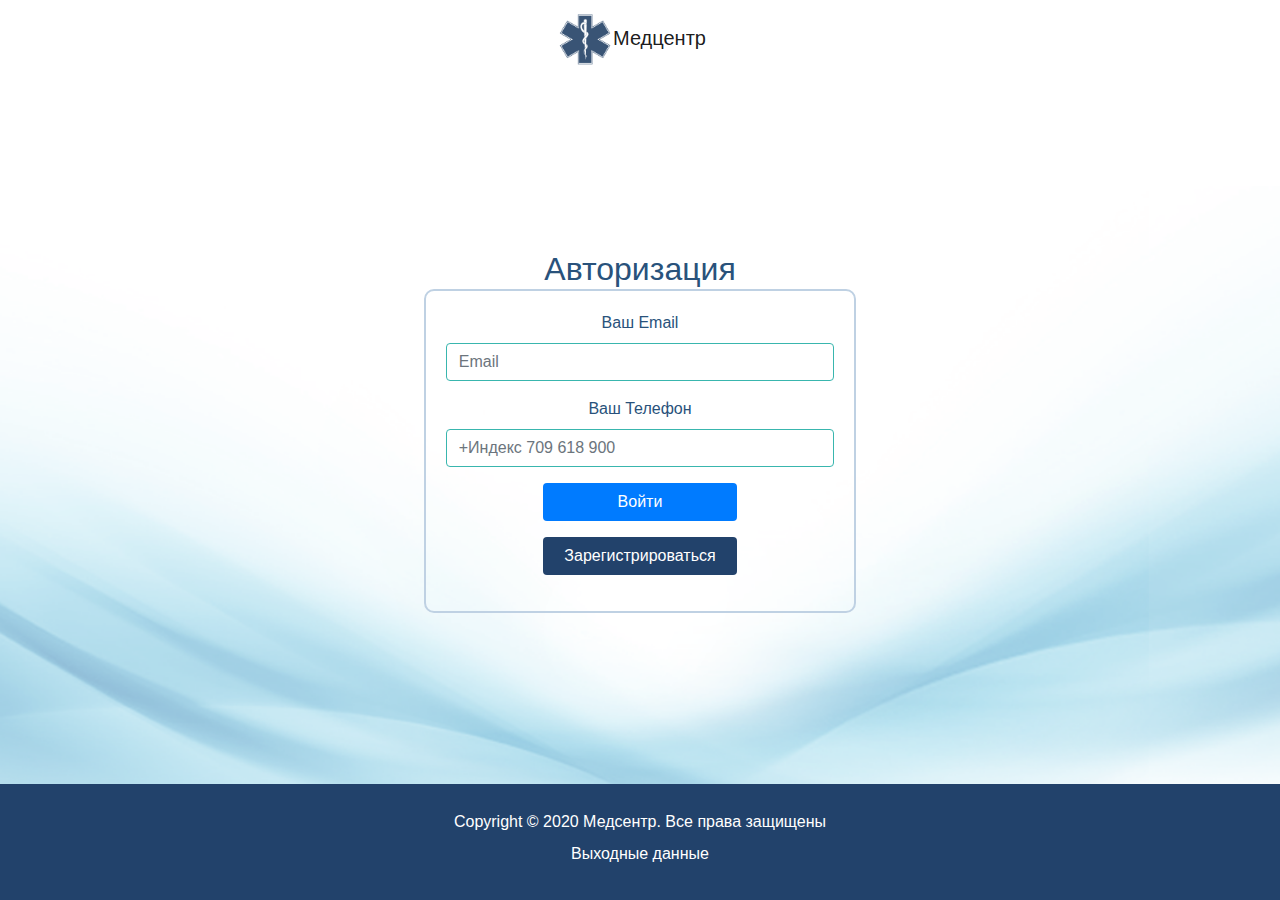
<file: index.html>
<!DOCTYPE html>
<html lang="en">
  <head>
    <meta charset="UTF-8" />
    <meta name="viewport" content="width=device-width, initial-scale=1.0" />
    <meta name="viewport" content="width=device-width, initial-scale=1" />
    <title>Document</title>
    <link
      rel="stylesheet"
      href="https://maxcdn.bootstrapcdn.com/bootstrap/4.0.0/css/bootstrap.min.css"
      integrity="sha384-Gn5384xqQ1aoWXA+058RXPxPg6fy4IWvTNh0E263XmFcJlSAwiGgFAW/dAiS6JXm"
      crossorigin="anonymous"
    />
    <link
      href="https://fonts.googleapis.com/css2?family=Montserrat:wght@300;500;600&display=swap"
      rel="stylesheet"
    />
    <link rel="stylesheet" href="../assets/css/coremain.min.css" />
    <link rel="stylesheet" href="../assets/css/bootmain.min.css" />
    <link rel="stylesheet" href="../assets/css/daymain.min.css" />
    <link rel="stylesheet" href="./assets/css/style.css" />

  </head>
  <body
    style="
      background: url('../assets/img/bg.png') no-repeat;
      background-size: cover;
    "
  >
    <header class="header">
      <div class="container">
        <nav
          class="navbar navbar-expand-lg navbar-light"
          style="justify-content: center;"
        >
          <a class="navbar-brand" href="/"
            ><img
              src="./assets/img/1200px-Star_of_life.svg.png"
              alt=""
              style="width: 55px; height: auto;"
            />Медцентр</a
          >
        </nav>
      </div>
    </header>
    <div class="container site" style="text-align: center;">
      <div class="col-sm-10 col-md-8 col-lg-6 col-xl-5">
        <h2>Авторизация</h2>
        <form class="col-12 form-global contact__form" method="post">
          <div class="form-group">
            <label for="exampleInputEmail1">Ваш Email</label>
            <input
              type="email"
              class="form-control"
              id="exampleInputEmail1"
              aria-describedby="emailHelp"
              placeholder="Email"
            />
          </div>
          <div class="form-group">
            <label for="exampleInputPassword1">Ваш Телефон</label>
            <input
              type="tel"
              pattern="+[0-9]{2-3}-[0-9]{3}-[0-9]{3}"
              class="form-control"
              id="exampleInputPassword1"
              placeholder="+Индекс 709 618 900 "
            />
          </div>

          <a
            href="template/kliniki.html"
            type="submit"
            class="primary btn-primary auth"
          >
            Войти
          </a>
          <a href="template/registration.html" type="submit" class="btn auth">
            Зарегистрироваться
          </a>
        </form>
      </div>
    </div>
    <footer class="footer">
      <div class="container">
        <div class="footer-bottom">
          <span>Copyright © 2020 Медсентр. Все права защищены</span>
          <a href="#" class="nav-link">Выходные данные</a>
        </div>
      </div>
    </footer>
    <script
      src="https://code.jquery.com/jquery-3.2.1.slim.min.js"
      integrity="sha384-KJ3o2DKtIkvYIK3UENzmM7KCkRr/rE9/Qpg6aAZGJwFDMVNA/GpGFF93hXpG5KkN"
      crossorigin="anonymous"
    ></script>
    <script
      src="https://cdnjs.cloudflare.com/ajax/libs/popper.js/1.12.9/umd/popper.min.js"
      integrity="sha384-ApNbgh9B+Y1QKtv3Rn7W3mgPxhU9K/ScQsAP7hUibX39j7fakFPskvXusvfa0b4Q"
      crossorigin="anonymous"
    ></script>
    <script
      src="https://maxcdn.bootstrapcdn.com/bootstrap/4.0.0/js/bootstrap.min.js"
      integrity="sha384-JZR6Spejh4U02d8jOt6vLEHfe/JQGiRRSQQxSfFWpi1MquVdAyjUar5+76PVCmYl"
      crossorigin="anonymous"
    ></script>
    <script src="../assets/js/coremain.min.js"></script>
    <script src="../assets/js/bootmain.min.js"></script>
    <script src="../assets/js/daymain.min.js"></script>
    <script src="../assets/js/index.js"></script>
  </body>
</html>
</file>
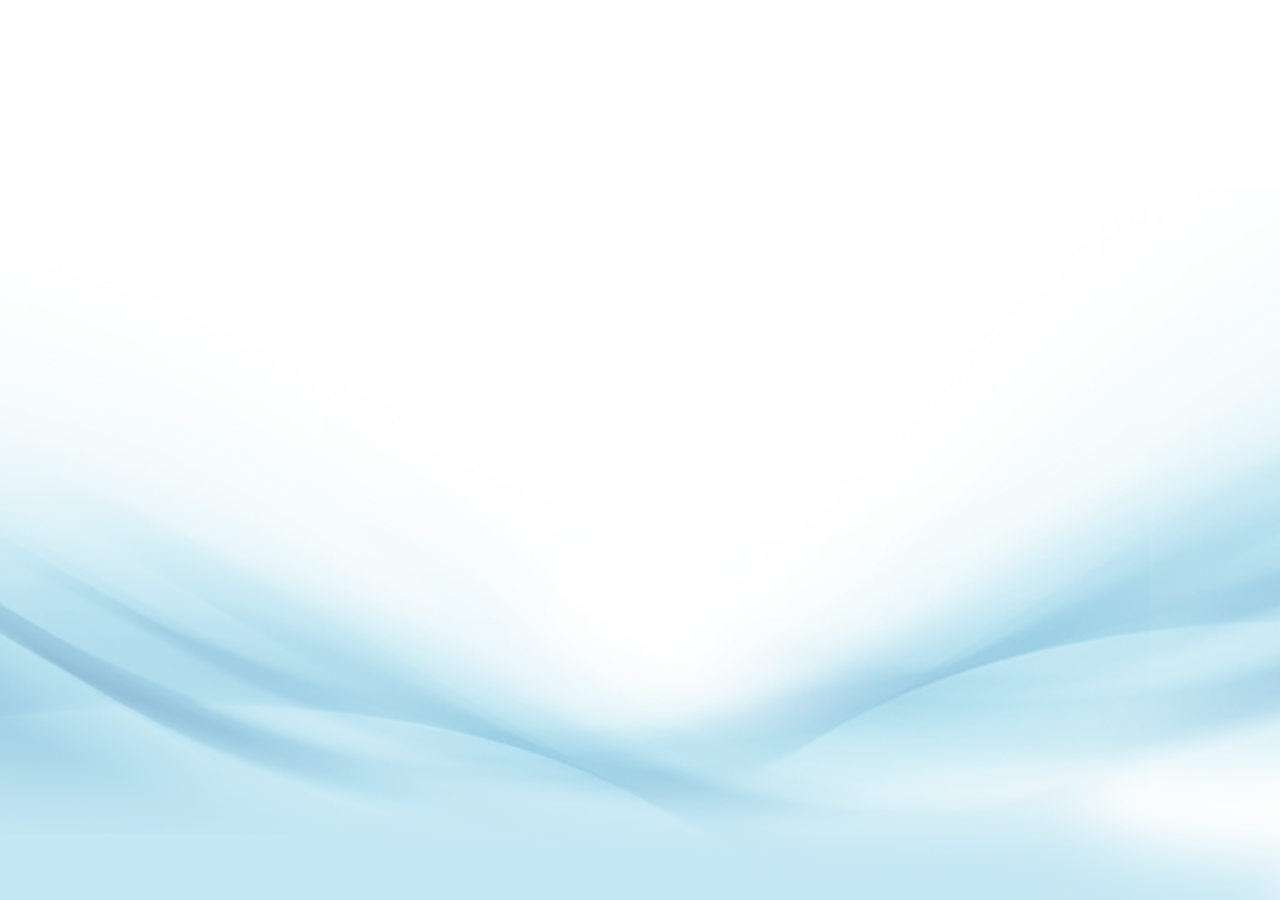
<file: inde.html>
<!DOCTYPE html>
<html lang="en">
  <head>
    <meta charset="UTF-8" />
    <meta name="viewport" content="width=device-width, initial-scale=1.0" />
    <title>Document</title>
    <link rel="stylesheet" href="assets/css/style.css" />
  </head>
  <body></body>
</html>
</file>
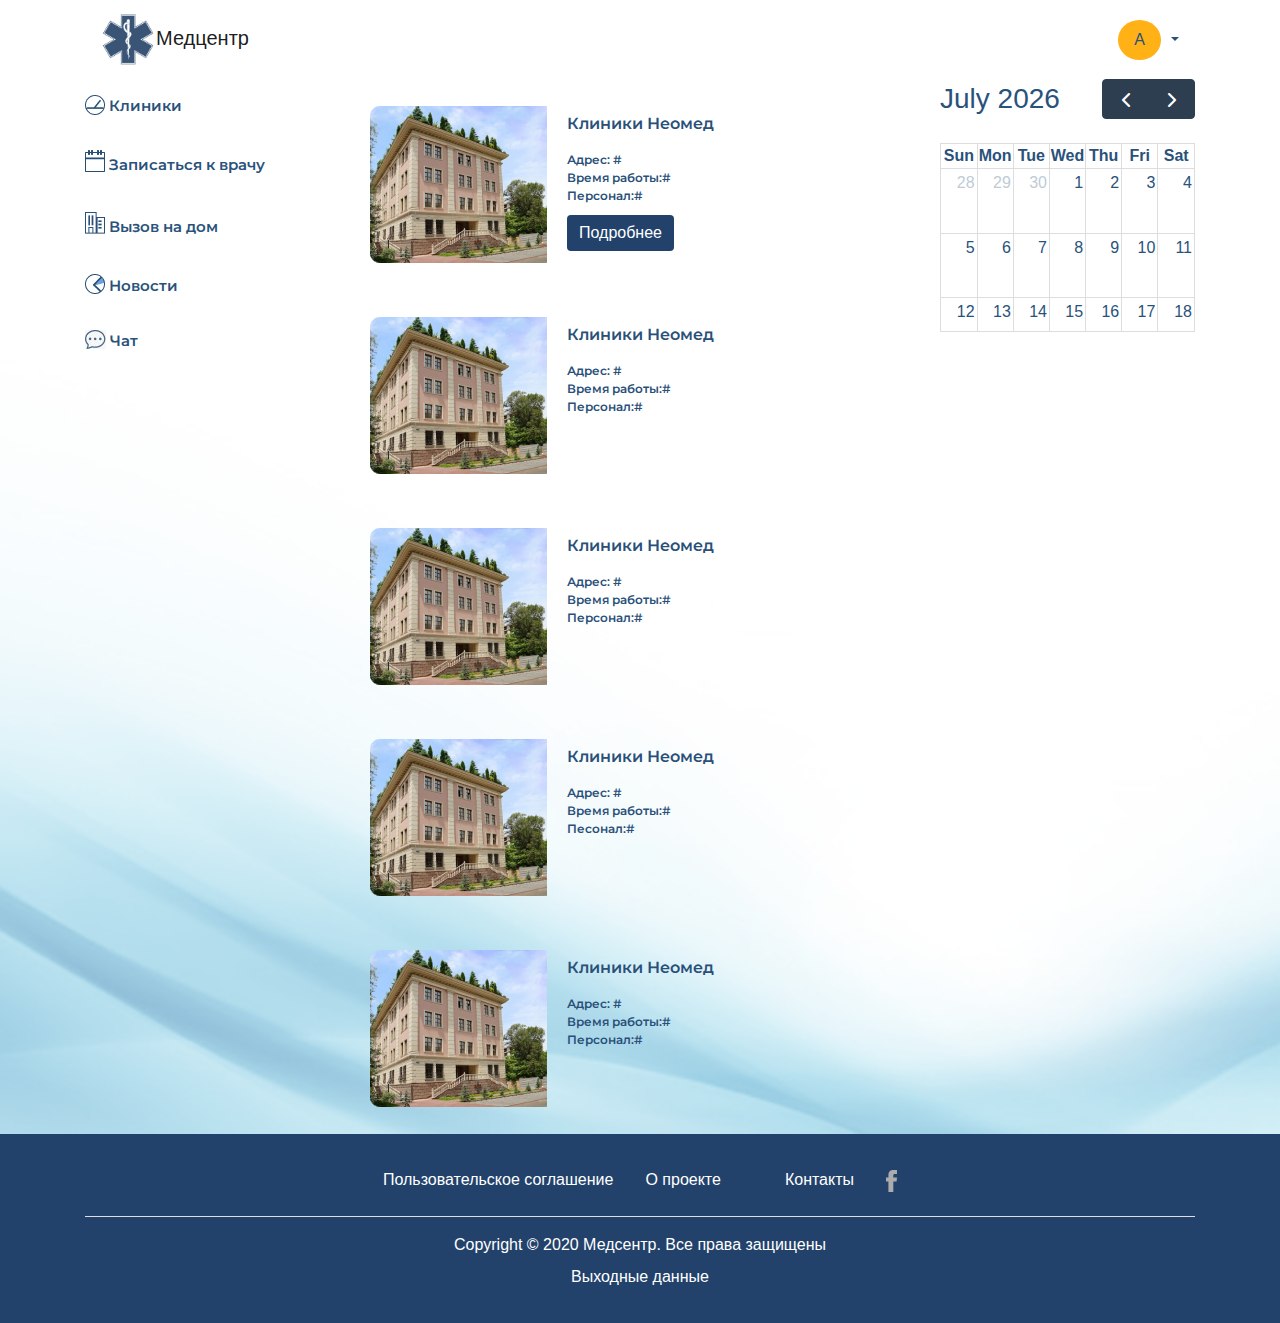
<file: app/kr.html>
<!DOCTYPE html>
<html lang="en">
  <head>
    <meta charset="UTF-8" />
    <meta name="viewport" content="width=device-width, initial-scale=1.0" />
    <meta name="viewport" content="width=device-width, initial-scale=1" />
    <title>Document</title>
    <link
      rel="stylesheet"
      href="https://maxcdn.bootstrapcdn.com/bootstrap/4.0.0/css/bootstrap.min.css"
      integrity="sha384-Gn5384xqQ1aoWXA+058RXPxPg6fy4IWvTNh0E263XmFcJlSAwiGgFAW/dAiS6JXm"
      crossorigin="anonymous"
    />
    <link
      href="https://fonts.googleapis.com/css2?family=Montserrat:wght@300;500;600&display=swap"
      rel="stylesheet"
    />
    <link
      href="https://stackpath.bootstrapcdn.com/font-awesome/4.7.0/css/font-awesome.min.css"
      rel="stylesheet"
      integrity="sha384-wvfXpqpZZVQGK6TAh5PVlGOfQNHSoD2xbE+QkPxCAFlNEevoEH3Sl0sibVcOQVnN"
      crossorigin="anonymous"
    />

    <link rel="stylesheet" href="../assets/css/coremain.min.css" />
    <link rel="stylesheet" href="../assets/css/bootmain.min.css" />
    <link rel="stylesheet" href="../assets/css/daymain.min.css" />
    <link rel="stylesheet" href="../assets/css/style.css" />
  </head>
  <body>
    <header class="header">
      <div class="container">
        <nav class="navbar navbar-expand-lg navbar-light">
          <a class="navbar-brand" href="../template/kliniki.html"
            ><img
              src="../assets/img/1200px-Star_of_life.svg.png"
              alt=""
              style="width: 55px; height: auto;"
            />Медцентр</a
          >
          <button
            class="navbar-toggler"
            type="button"
            data-toggle="collapse"
            data-target="#navbarSupportedContent"
            aria-controls="navbarSupportedContent"
            aria-expanded="false"
            aria-label="Toggle navigation"
          >
            <span class="navbar-toggler-icon"></span>
          </button>

          <div class="collapse navbar-collapse" id="navbarSupportedContent">
            <ul class="navbar-nav mr-auto">
              <li class="nav-item">
                <a class="nav-link" href="#"> </a>
              </li>
              <span class="sr-only">(current)</span>
              <li class="nav-item">
                <a class="nav-link" href="#"></a>
              </li>
              <li class="nav-item">
                <a
                  class="nav-link disabled"
                  href="#"
                  tabindex="-1"
                  aria-disabled="true"
                ></a>
              </li>
            </ul>
            <!-- <form class="form-inline my-2 my-lg-0">
            <input
              class="form-control mr-sm-2"
              type="search"
              placeholder="Search"
              aria-label="Search"
            />
            <button class="btn btn-outline-success my-2 my-sm-0" type="submit">
              Search
            </button>
          </form> -->

            <li class="nav-item dropdown">
              <div class="account">
                <span
                  class="nav-link"
                  href="#"
                  id="navbarDropdown"
                  role="button"
                  data-toggle="dropdown"
                  aria-haspopup="true"
                  aria-expanded="false"
                >
                  A
                </span>
                <span
                  class="dropdown-toggle"
                  id="navbarDropdown"
                  role="button"
                  data-toggle="dropdown"
                  aria-haspopup="true"
                  aria-expanded="false"
                ></span>
                <div
                  class="dropdown-menu come"
                  aria-labelledby="navbarDropdown"
                >
                  <div class="user_profile" href="#">
                    <div class="user_img">
                      <img
                        src="../assets/img/raiskie_111___B1zUdkVBAeZ___.jpg"
                        alt=""
                        class="users_img"
                      />
                    </div>
                    <h6>Жапаров Руслан</h6>
                  </div>
                  <a class="dropdown-item" href="#"
                    ><i class="fa fa-user ico" aria-hidden="true"></i>Профиль</a
                  >
                  <a class="dropdown-item" href="#"
                    ><i class="fa fa-pencil-square-o ico" aria-hidden="true"></i
                    >Редактировать профиль</a
                  >
                  <a class="dropdown-item" href="#"
                    ><i class="fa fa-cog ico" aria-hidden="true"></i>Настройки
                    профиля</a
                  >
                  <a class="dropdown-item" href="../index.html"
                    ><i class="fa fa-sign-out ico" aria-hidden="true"></i>Выйти
                    с профиля</a
                  >
                </div>
              </div>
            </li>
          </div>
        </nav>
      </div>
    </header>
    <div class="container">
      <div class="row">
        <div class="col-xl-3 col-lg-3 col-md-4">
          <div class="left_nav">
            <div class="nav_items">
              <img
                src="../assets/icon/Group 8 (1).png"
                class="nav_icone ler"
                alt=""
              />
              <a href="../template/kliniki.html" class="nav_items_link"
                >Клиники</a
              >
            </div>
            <div class="nav_items">
              <img src="../assets/icon/Group 11.png" class="nav_icone" alt="" />
              <a href="../template/appointmen.html" class="nav_items_link"
                >Записаться к врачу</a
              >
            </div>
            <div class="nav_items">
              <img src="../assets/icon/Group 10.png" class="nav_icone" alt="" />
              <a href="../template/call.html" class="nav_items_link"
                >Вызов на дом</a
              >
            </div>
            <div class="nav_items">
              <img
                src="../assets/icon/Group 14.png"
                class="nav_icone ler"
                alt=""
              />
              <a href="../template/news.html" class="nav_items_link">Новости</a>
            </div>
            <div class="nav_items">
              <img
                src="../assets/img/WhatsApp Image 2020-05-28 at 22.41.31 (2).jpeg"
                class="nav_icone ler"
                alt=""
              />
              <a href="../template/chat.html" class="nav_items_link">Чат</a>
            </div>
          </div>
        </div>
        <div class="col-xl-6 col-lg-6 col-md-8 two">
          <div class="containerred">
            <div class="row">
              <div class="col">
                <div class="respublic__blog" id="kr_modal">
                  <div class="img">
                    <img src="../assets/img/Rectangle 43 (10).png" alt="" />
                  </div>
                  <div class="content__text">
                    <h2 class="content__text__title">
                      Клиники Неомед
                    </h2>
                    <p class="content__text__poragrohp">
                      Адрес: # <br />
                      Время работы:# <br />
                      Персонал:#
                    </p>
                    <button
                      type="button"
                      class="btn btn-primary"
                      style="margin-left: 20px; margin-top: 10px; border: none;"
                      data-toggle="modal"
                      data-target="#exampleModalCenter"
                    >
                      Подробнее
                    </button>
                  </div>
                </div>

                <div
                  class="modal fade"
                  id="exampleModalCenter"
                  tabindex="-1"
                  role="dialog"
                  aria-labelledby="exampleModalCenterTitle"
                  aria-hidden="true"
                >
                  <div
                    class="modal-dialog modal-dialog-centered"
                    role="document"
                  >
                    <div class="modal-content">
                      <div class="modal-header">
                        <h5 class="modal-title hx" id="exampleModalLongTitle">
                          Неомед
                        </h5>
                        <button
                          type="button"
                          class="close"
                          data-dismiss="modal"
                          aria-label="Close"
                        >
                          <span aria-hidden="true">&times;</span>
                        </button>
                      </div>
                      <div class="modal-body" style="display: flex;">
                        <div class="img">
                          <img
                            src="../assets/img/Rectangle 43 (10).png"
                            alt=""
                          />
                        </div>
                        <div>
                          <p class="content__text__poragrohp">
                            Адрес: # <br />
                            Время работы:# <br />
                            Персонал:#
                          </p>
                        </div>
                      </div>
                      <div class="modal-footer">
                        <button
                          type="button"
                          class="btn btn-secondary"
                          data-dismiss="modal"
                        >
                          Скрыть
                        </button>
                        <a href="../template/appointmen.html" class="modal_link"
                          ><button type="button" class="btn btn-primary">
                            Переидти
                          </button></a
                        >
                      </div>
                    </div>
                  </div>
                </div>

                <div class="respublic__blog">
                  <div class="img">
                    <img src="../assets/img/Rectangle 43 (10).png" alt="" />
                  </div>
                  <div class="content__text">
                    <h2 class="content__text__title">
                      Клиники Неомед
                    </h2>
                    <p class="content__text__poragrohp">
                      Адрес: # <br />
                      Время работы:# <br />
                      Персонал:#
                    </p>
                  </div>
                </div>

                <div class="respublic__blog">
                  <div class="img">
                    <img src="../assets/img/Rectangle 43 (10).png" alt="" />
                  </div>
                  <div class="content__text">
                    <h2 class="content__text__title">
                      Клиники Неомед
                    </h2>
                    <p class="content__text__poragrohp">
                      Адрес: # <br />
                      Время работы:# <br />
                      Персонал:#
                    </p>
                  </div>
                </div>
                <div class="respublic__blog">
                  <div class="img">
                    <img src="../assets/img/Rectangle 43 (10).png" alt="" />
                  </div>
                  <div class="content__text">
                    <h2 class="content__text__title">
                      Клиники Неомед
                    </h2>
                    <p class="content__text__poragrohp">
                      Адрес: # <br />
                      Время работы:# <br />
                      Песонал:#
                    </p>
                  </div>
                </div>

                <div class="respublic__blog">
                  <div class="img">
                    <img src="../assets/img/Rectangle 43 (10).png" alt="" />
                  </div>
                  <div class="content__text">
                    <h2 class="content__text__title">
                      Клиники Неомед
                    </h2>
                    <p class="content__text__poragrohp">
                      Адрес: # <br />
                      Время работы:# <br />
                      Персонал:#
                    </p>
                  </div>
                </div>
              </div>
            </div>
          </div>
        </div>
        <div class="col-xl-3 col-lg-3 col-md-12">
          <div id="demoCalendar"></div>
        </div>
      </div>
    </div>
    <footer class="footer">
      <div class="container">
        <nav class="row footer-top">
          <a href="../template/agreement.html" class="nav-link"
            >Пользовательское соглашение</a
          >
          <a href="../template/about.html" class="nav-link">О проекте</a>
          <a href="#" class="nav-link"></a>
          <a href="../template/contacty.html" class="nav-link">Контакты</a>
          <a href="https://www.facebook.com/" class="nav-link">
            <img src="../assets/img/facebook.svg" alt="" />
          </a>
        </nav>
        <hr style="background: #f8f9fa;" />
        <div class="footer-bottom">
          <span>Copyright © 2020 Медсентр. Все права защищены</span>
          <a href="#" class="nav-link">Выходные данные</a>
        </div>
      </div>
    </footer>
    <script
      src="https://code.jquery.com/jquery-3.2.1.slim.min.js"
      integrity="sha384-KJ3o2DKtIkvYIK3UENzmM7KCkRr/rE9/Qpg6aAZGJwFDMVNA/GpGFF93hXpG5KkN"
      crossorigin="anonymous"
    ></script>
    <script
      src="https://cdnjs.cloudflare.com/ajax/libs/popper.js/1.12.9/umd/popper.min.js"
      integrity="sha384-ApNbgh9B+Y1QKtv3Rn7W3mgPxhU9K/ScQsAP7hUibX39j7fakFPskvXusvfa0b4Q"
      crossorigin="anonymous"
    ></script>
    <script
      src="https://maxcdn.bootstrapcdn.com/bootstrap/4.0.0/js/bootstrap.min.js"
      integrity="sha384-JZR6Spejh4U02d8jOt6vLEHfe/JQGiRRSQQxSfFWpi1MquVdAyjUar5+76PVCmYl"
      crossorigin="anonymous"
    ></script>
    <script src="../assets/js/coremain.min.js"></script>
    <script src="../assets/js/bootmain.min.js"></script>
    <script src="../assets/js/daymain.min.js"></script>
    <script src="../assets/js/index.js"></script>
  </body>
</html>
</file>
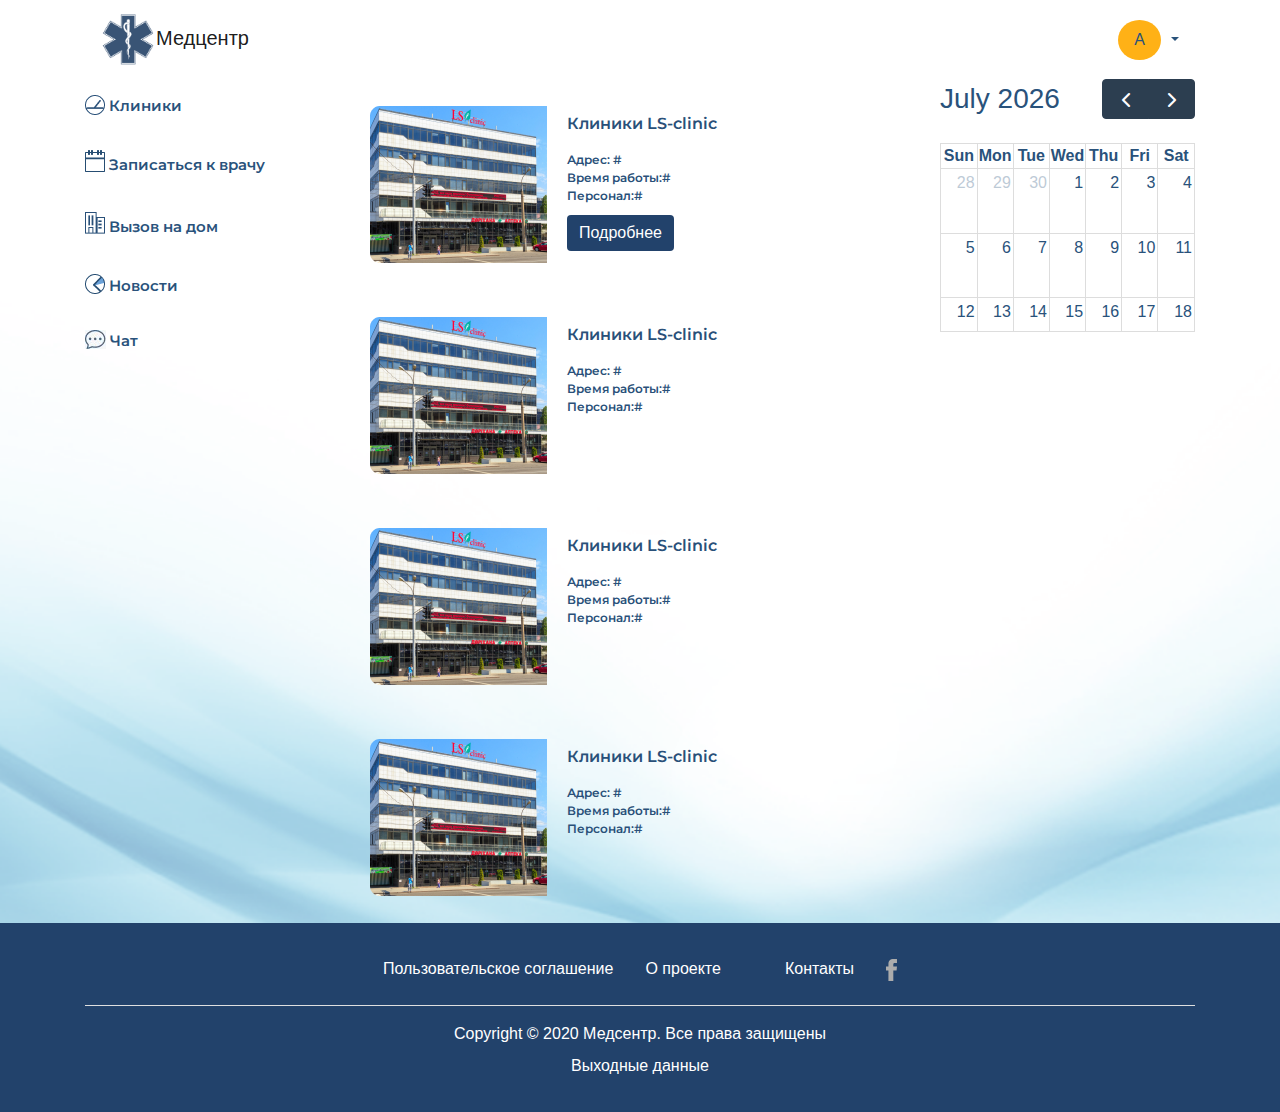
<file: app/kz.html>
<!DOCTYPE html>
<html lang="en">
  <head>
    <meta charset="UTF-8" />
    <meta name="viewport" content="width=device-width, initial-scale=1.0" />
    <meta name="viewport" content="width=device-width, initial-scale=1" />
    <title>Document</title>
    <link
      rel="stylesheet"
      href="https://maxcdn.bootstrapcdn.com/bootstrap/4.0.0/css/bootstrap.min.css"
      integrity="sha384-Gn5384xqQ1aoWXA+058RXPxPg6fy4IWvTNh0E263XmFcJlSAwiGgFAW/dAiS6JXm"
      crossorigin="anonymous"
    />
    <link
      href="https://fonts.googleapis.com/css2?family=Montserrat:wght@300;500;600&display=swap"
      rel="stylesheet"
    />
    <link
      href="https://stackpath.bootstrapcdn.com/font-awesome/4.7.0/css/font-awesome.min.css"
      rel="stylesheet"
      integrity="sha384-wvfXpqpZZVQGK6TAh5PVlGOfQNHSoD2xbE+QkPxCAFlNEevoEH3Sl0sibVcOQVnN"
      crossorigin="anonymous"
    />

    <link rel="stylesheet" href="../assets/css/coremain.min.css" />
    <link rel="stylesheet" href="../assets/css/bootmain.min.css" />
    <link rel="stylesheet" href="../assets/css/daymain.min.css" />
    <link rel="stylesheet" href="../assets/css/style.css" />
  </head>
  <body>
    <header class="header">
      <div class="container">
        <nav class="navbar navbar-expand-lg navbar-light">
          <a class="navbar-brand" href="../template/kliniki.html"
            ><img
              src="../assets/img/1200px-Star_of_life.svg.png"
              alt=""
              style="width: 55px; height: auto;"
            />Медцентр</a
          >
          <button
            class="navbar-toggler"
            type="button"
            data-toggle="collapse"
            data-target="#navbarSupportedContent"
            aria-controls="navbarSupportedContent"
            aria-expanded="false"
            aria-label="Toggle navigation"
          >
            <span class="navbar-toggler-icon"></span>
          </button>

          <div class="collapse navbar-collapse" id="navbarSupportedContent">
            <ul class="navbar-nav mr-auto">
              <li class="nav-item">
                <a class="nav-link" href="#"> </a>
              </li>
              <span class="sr-only">(current)</span>
              <li class="nav-item">
                <a class="nav-link" href="#"></a>
              </li>
              <li class="nav-item">
                <a
                  class="nav-link disabled"
                  href="#"
                  tabindex="-1"
                  aria-disabled="true"
                ></a>
              </li>
            </ul>
            <!-- <form class="form-inline my-2 my-lg-0">
            <input
              class="form-control mr-sm-2"
              type="search"
              placeholder="Search"
              aria-label="Search"
            />
            <button class="btn btn-outline-success my-2 my-sm-0" type="submit">
              Search
            </button>
          </form> -->

            <li class="nav-item dropdown">
              <div class="account">
                <span
                  class="nav-link"
                  href="#"
                  id="navbarDropdown"
                  role="button"
                  data-toggle="dropdown"
                  aria-haspopup="true"
                  aria-expanded="false"
                >
                  A
                </span>
                <span
                  class="dropdown-toggle"
                  id="navbarDropdown"
                  role="button"
                  data-toggle="dropdown"
                  aria-haspopup="true"
                  aria-expanded="false"
                ></span>
                <div
                  class="dropdown-menu come"
                  aria-labelledby="navbarDropdown"
                >
                  <div class="user_profile" href="#">
                    <div class="user_img">
                      <img
                        src="../assets/img/raiskie_111___B1zUdkVBAeZ___.jpg"
                        alt=""
                        class="users_img"
                      />
                    </div>
                    <h6>Жапаров Руслан</h6>
                  </div>
                  <a class="dropdown-item" href="#"
                    ><i class="fa fa-user ico" aria-hidden="true"></i>Профиль</a
                  >
                  <a class="dropdown-item" href="#"
                    ><i class="fa fa-pencil-square-o ico" aria-hidden="true"></i
                    >Редактировать профиль</a
                  >
                  <a class="dropdown-item" href="#"
                    ><i class="fa fa-cog ico" aria-hidden="true"></i>Настройки
                    профиля</a
                  >
                  <a class="dropdown-item" href="../index.html"
                    ><i class="fa fa-sign-out ico" aria-hidden="true"></i>Выйти
                    с профиля</a
                  >
                </div>
              </div>
            </li>
          </div>
        </nav>
      </div>
    </header>
    <div class="container">
      <div class="row">
        <div class="col-xl-3 col-lg-3 col-md-4">
          <div class="left_nav">
            <div class="nav_items">
              <img
                src="../assets/icon/Group 8 (1).png"
                class="nav_icone ler"
                alt=""
              />
              <a href="../index.html" class="nav_items_link">Клиники</a>
            </div>
            <div class="nav_items">
              <img src="../assets/icon/Group 11.png" class="nav_icone" alt="" />
              <a href="../template/appointmen.html" class="nav_items_link"
                >Записаться к врачу</a
              >
            </div>
            <div class="nav_items">
              <img src="../assets/icon/Group 10.png" class="nav_icone" alt="" />
              <a href="../template/call.html" class="nav_items_link"
                >Вызов на дом</a
              >
            </div>
            <div class="nav_items">
              <img
                src="../assets/icon/Group 14.png"
                class="nav_icone ler"
                alt=""
              />
              <a href="" class="nav_items_link">Новости</a>
            </div>
            <div class="nav_items">
              <img
                src="../assets/img/WhatsApp Image 2020-05-28 at 22.41.31 (2).jpeg"
                class="nav_icone ler"
                alt=""
              />
              <a href="chat.html" class="nav_items_link">Чат</a>
            </div>
          </div>
        </div>
        <div class="col-xl-6 col-lg-6 col-md-8 two">
          <div class="containerred">
            <div class="row">
              <div class="col">
                <div class="respublic__blog">
                  <div class="img">
                    <img src="../assets/img/Rectangle 43 (11).png" alt="" />
                  </div>
                  <div class="content__text">
                    <h2 class="content__text__title">
                      Клиники LS-clinic
                    </h2>
                    <p class="content__text__poragrohp">
                      Адрес: # <br />
                      Время работы:# <br />
                      Персонал:#
                    </p>
                    <button
                      type="button"
                      class="btn btn-primary"
                      style="margin-left: 20px; margin-top: 10px; border: none;"
                      data-toggle="modal"
                      data-target="#exampleModalCenter"
                    >
                      Подробнее
                    </button>
                  </div>
                </div>

                <div
                  class="modal fade"
                  id="exampleModalCenter"
                  tabindex="-1"
                  role="dialog"
                  aria-labelledby="exampleModalCenterTitle"
                  aria-hidden="true"
                >
                  <div
                    class="modal-dialog modal-dialog-centered"
                    role="document"
                  >
                    <div class="modal-content">
                      <div class="modal-header">
                        <h5 class="modal-title hx" id="exampleModalLongTitle">
                          LS-clinic
                        </h5>
                        <button
                          type="button"
                          class="close"
                          data-dismiss="modal"
                          aria-label="Close"
                        >
                          <span aria-hidden="true">&times;</span>
                        </button>
                      </div>
                      <div class="modal-body" style="display: flex;">
                        <div class="img">
                          <img
                            src="../assets/img/Rectangle 43 (11).png"
                            alt=""
                          />
                        </div>
                        <div>
                          <p class="content__text__poragrohp">
                            Адрес: # <br />
                            Время работы:# <br />
                            Персонал:#
                          </p>
                        </div>
                      </div>
                      <div class="modal-footer">
                        <button
                          type="button"
                          class="btn btn-secondary"
                          data-dismiss="modal"
                        >
                          Скрыть
                        </button>
                        <a href="../template/appointmen.html" class="modal_link"
                          ><button type="button" class="btn btn-primary">
                            Переидти
                          </button></a
                        >
                      </div>
                    </div>
                  </div>
                </div>

                <div class="respublic__blog">
                  <div class="img">
                    <img src="../assets/img/Rectangle 43 (11).png" alt="" />
                  </div>
                  <div class="content__text">
                    <h2 class="content__text__title">
                      Клиники LS-clinic
                    </h2>
                    <p class="content__text__poragrohp">
                      Адрес: # <br />
                      Время работы:# <br />
                      Персонал:#
                    </p>
                  </div>
                </div>

                <div class="respublic__blog">
                  <div class="img">
                    <img src="../assets/img/Rectangle 43 (11).png" alt="" />
                  </div>
                  <div class="content__text">
                    <h2 class="content__text__title">
                      Клиники LS-clinic
                    </h2>
                    <p class="content__text__poragrohp">
                      Адрес: # <br />
                      Время работы:# <br />
                      Персонал:#
                    </p>
                  </div>
                </div>

                <div class="respublic__blog">
                  <div class="img">
                    <img src="../assets/img/Rectangle 43 (11).png" alt="" />
                  </div>
                  <div class="content__text">
                    <h2 class="content__text__title">
                      Клиники LS-clinic
                    </h2>
                    <p class="content__text__poragrohp">
                      Адрес: # <br />
                      Время работы:# <br />
                      Персонал:#
                    </p>
                  </div>
                </div>
              </div>
            </div>
          </div>
        </div>
        <div class="col-xl-3 col-lg-3 col-md-12">
          <div id="demoCalendar"></div>
        </div>
      </div>
    </div>
    <footer class="footer">
      <div class="container">
        <nav class="row footer-top">
          <a href="../template/agreement.html" class="nav-link"
            >Пользовательское соглашение</a
          >
          <a href="../template/about.html" class="nav-link">О проекте</a>
          <a href="#" class="nav-link"></a>
          <a href="../template/contacty.html" class="nav-link">Контакты</a>
          <a href="https://www.facebook.com/" class="nav-link">
            <img src="../assets/img/facebook.svg" alt="" />
          </a>
        </nav>
        <hr style="background: #f8f9fa;" />
        <div class="footer-bottom">
          <span>Copyright © 2020 Медсентр. Все права защищены</span>
          <a href="#" class="nav-link">Выходные данные</a>
        </div>
      </div>
    </footer>
    <script
      src="https://code.jquery.com/jquery-3.2.1.slim.min.js"
      integrity="sha384-KJ3o2DKtIkvYIK3UENzmM7KCkRr/rE9/Qpg6aAZGJwFDMVNA/GpGFF93hXpG5KkN"
      crossorigin="anonymous"
    ></script>
    <script
      src="https://cdnjs.cloudflare.com/ajax/libs/popper.js/1.12.9/umd/popper.min.js"
      integrity="sha384-ApNbgh9B+Y1QKtv3Rn7W3mgPxhU9K/ScQsAP7hUibX39j7fakFPskvXusvfa0b4Q"
      crossorigin="anonymous"
    ></script>
    <script
      src="https://maxcdn.bootstrapcdn.com/bootstrap/4.0.0/js/bootstrap.min.js"
      integrity="sha384-JZR6Spejh4U02d8jOt6vLEHfe/JQGiRRSQQxSfFWpi1MquVdAyjUar5+76PVCmYl"
      crossorigin="anonymous"
    ></script>
    <script src="../assets/js/coremain.min.js"></script>
    <script src="../assets/js/bootmain.min.js"></script>
    <script src="../assets/js/daymain.min.js"></script>
    <script src="../assets/js/index.js"></script>
  </body>
</html>
</file>
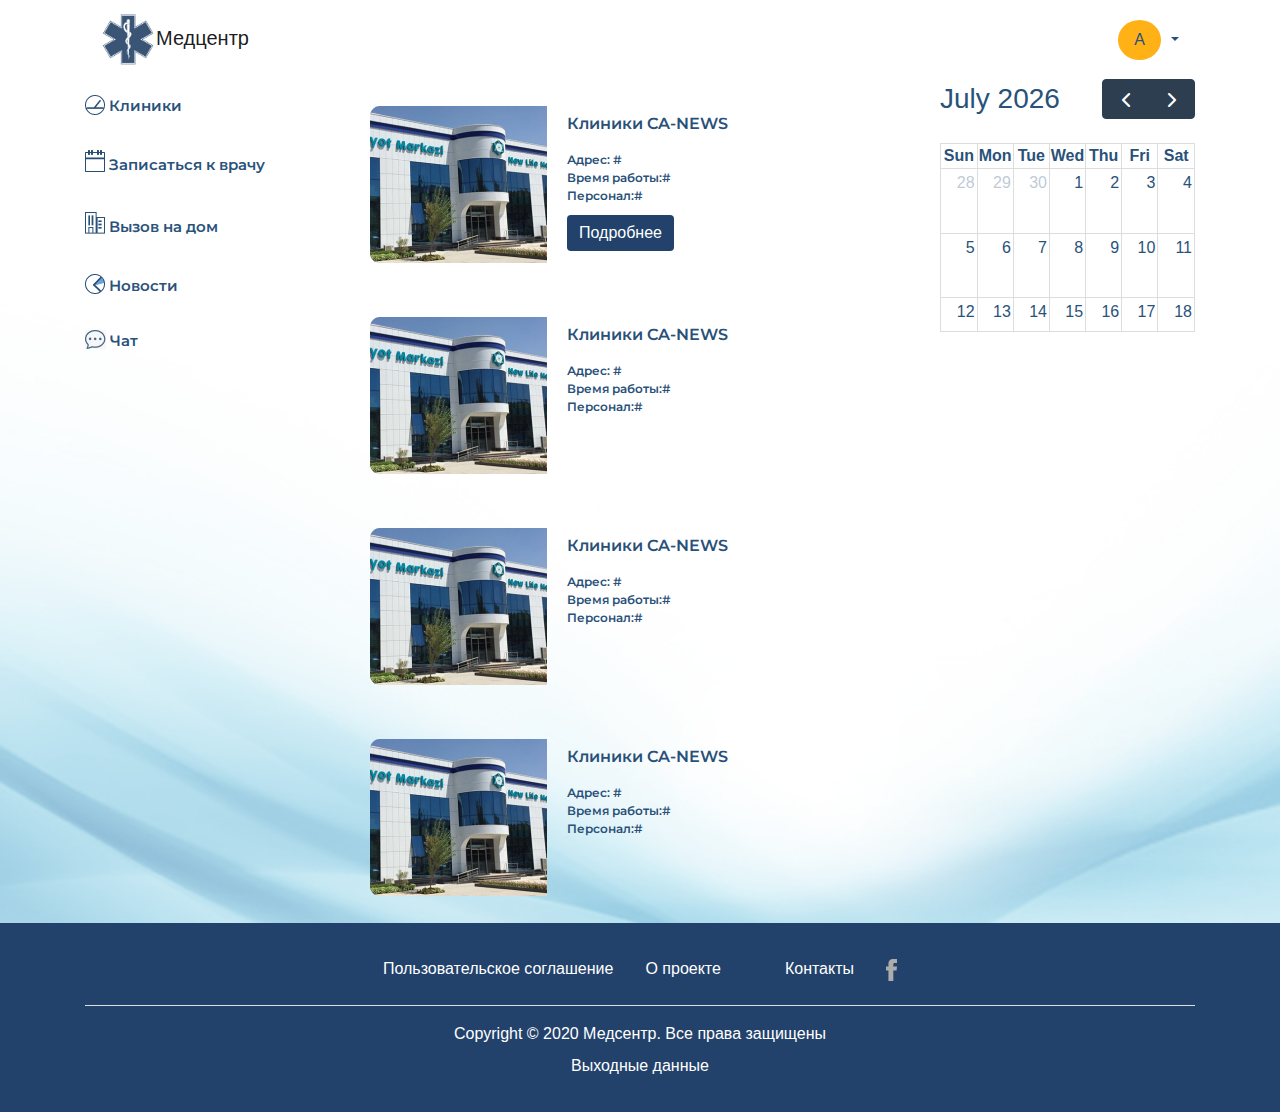
<file: app/tsh.html>
<!DOCTYPE html>
<html lang="en">
  <head>
    <meta charset="UTF-8" />
    <meta name="viewport" content="width=device-width, initial-scale=1.0" />
    <meta name="viewport" content="width=device-width, initial-scale=1" />
    <title>Document</title>
    <link
      rel="stylesheet"
      href="https://maxcdn.bootstrapcdn.com/bootstrap/4.0.0/css/bootstrap.min.css"
      integrity="sha384-Gn5384xqQ1aoWXA+058RXPxPg6fy4IWvTNh0E263XmFcJlSAwiGgFAW/dAiS6JXm"
      crossorigin="anonymous"
    />
    <link
      href="https://fonts.googleapis.com/css2?family=Montserrat:wght@300;500;600&display=swap"
      rel="stylesheet"
    />
    <link
      href="https://stackpath.bootstrapcdn.com/font-awesome/4.7.0/css/font-awesome.min.css"
      rel="stylesheet"
      integrity="sha384-wvfXpqpZZVQGK6TAh5PVlGOfQNHSoD2xbE+QkPxCAFlNEevoEH3Sl0sibVcOQVnN"
      crossorigin="anonymous"
    />

    <link rel="stylesheet" href="../assets/css/coremain.min.css" />
    <link rel="stylesheet" href="../assets/css/bootmain.min.css" />
    <link rel="stylesheet" href="../assets/css/daymain.min.css" />
    <link rel="stylesheet" href="../assets/css/style.css" />
  </head>
  <body>
    <header class="header">
      <div class="container">
        <nav class="navbar navbar-expand-lg navbar-light">
          <a class="navbar-brand" href="../template/kliniki.html"
            ><img
              src="../assets/img/1200px-Star_of_life.svg.png"
              alt=""
              style="width: 55px; height: auto;"
            />Медцентр</a
          >
          <button
            class="navbar-toggler"
            type="button"
            data-toggle="collapse"
            data-target="#navbarSupportedContent"
            aria-controls="navbarSupportedContent"
            aria-expanded="false"
            aria-label="Toggle navigation"
          >
            <span class="navbar-toggler-icon"></span>
          </button>

          <div class="collapse navbar-collapse" id="navbarSupportedContent">
            <ul class="navbar-nav mr-auto">
              <li class="nav-item">
                <a class="nav-link" href="#"> </a>
              </li>
              <span class="sr-only">(current)</span>
              <li class="nav-item">
                <a class="nav-link" href="#"></a>
              </li>
              <li class="nav-item">
                <a
                  class="nav-link disabled"
                  href="#"
                  tabindex="-1"
                  aria-disabled="true"
                ></a>
              </li>
            </ul>
            <!-- <form class="form-inline my-2 my-lg-0">
            <input
              class="form-control mr-sm-2"
              type="search"
              placeholder="Search"
              aria-label="Search"
            />
            <button class="btn btn-outline-success my-2 my-sm-0" type="submit">
              Search
            </button>
          </form> -->

            <li class="nav-item dropdown">
              <div class="account">
                <span
                  class="nav-link"
                  href="#"
                  id="navbarDropdown"
                  role="button"
                  data-toggle="dropdown"
                  aria-haspopup="true"
                  aria-expanded="false"
                >
                  A
                </span>
                <span
                  class="dropdown-toggle"
                  id="navbarDropdown"
                  role="button"
                  data-toggle="dropdown"
                  aria-haspopup="true"
                  aria-expanded="false"
                ></span>
                <div
                  class="dropdown-menu come"
                  aria-labelledby="navbarDropdown"
                >
                  <div class="user_profile" href="#">
                    <div class="user_img">
                      <img
                        src="../assets/img/raiskie_111___B1zUdkVBAeZ___.jpg"
                        alt=""
                        class="users_img"
                      />
                    </div>
                    <h6>Жапаров Руслан</h6>
                  </div>
                  <a class="dropdown-item" href="#"
                    ><i class="fa fa-user ico" aria-hidden="true"></i>Профиль</a
                  >
                  <a class="dropdown-item" href="#"
                    ><i class="fa fa-pencil-square-o ico" aria-hidden="true"></i
                    >Редактировать профиль</a
                  >
                  <a class="dropdown-item" href="#"
                    ><i class="fa fa-cog ico" aria-hidden="true"></i>Настройки
                    профиля</a
                  >
                  <a class="dropdown-item" href="../index.html"
                    ><i class="fa fa-sign-out ico" aria-hidden="true"></i>Выйти
                    с профиля</a
                  >
                </div>
              </div>
            </li>
          </div>
        </nav>
      </div>
    </header>
    <div class="container">
      <div class="row">
        <div class="col-xl-3 col-lg-3 col-md-4">
          <div class="left_nav">
            <div class="nav_items">
              <img
                src="../assets/icon/Group 8 (1).png"
                class="nav_icone ler"
                alt=""
              />
              <a href="../index.html" class="nav_items_link">Клиники</a>
            </div>
            <div class="nav_items">
              <img src="../assets/icon/Group 11.png" class="nav_icone" alt="" />
              <a href="../template/appointmen.html" class="nav_items_link"
                >Записаться к врачу</a
              >
            </div>
            <div class="nav_items">
              <img src="../assets/icon/Group 10.png" class="nav_icone" alt="" />
              <a href="../template/call.html" class="nav_items_link"
                >Вызов на дом</a
              >
            </div>
            <div class="nav_items">
              <img
                src="../assets/icon/Group 14.png"
                class="nav_icone ler"
                alt=""
              />
              <a href="" class="nav_items_link">Новости</a>
            </div>
            <div class="nav_items">
              <img
                src="../assets/img/WhatsApp Image 2020-05-28 at 22.41.31 (2).jpeg"
                class="nav_icone ler"
                alt=""
              />
              <a href="chat.html" class="nav_items_link">Чат</a>
            </div>
          </div>
        </div>
        <div class="col-xl-6 col-lg-6 col-md-8 two">
          <div class="containerred">
            <div class="row">
              <div class="col">
                <div class="respublic__blog">
                  <div class="img">
                    <img src="../assets/img/Rectangle 43 (13).png" alt="" />
                  </div>
                  <div class="content__text">
                    <h2 class="content__text__title">
                      Клиники CA-NEWS
                    </h2>
                    <p class="content__text__poragrohp">
                      Адрес: # <br />
                      Время работы:# <br />
                      Персонал:#
                    </p>
                    <button
                      type="button"
                      class="btn btn-primary"
                      style="margin-left: 20px; margin-top: 10px; border: none;"
                      data-toggle="modal"
                      data-target="#exampleModalCenter"
                    >
                      Подробнее
                    </button>
                  </div>
                </div>

                <div
                  class="modal fade"
                  id="exampleModalCenter"
                  tabindex="-1"
                  role="dialog"
                  aria-labelledby="exampleModalCenterTitle"
                  aria-hidden="true"
                >
                  <div
                    class="modal-dialog modal-dialog-centered"
                    role="document"
                  >
                    <div class="modal-content">
                      <div class="modal-header">
                        <h5 class="modal-title hx" id="exampleModalLongTitle">
                          CA-NEWS
                        </h5>
                        <button
                          type="button"
                          class="close"
                          data-dismiss="modal"
                          aria-label="Close"
                        >
                          <span aria-hidden="true">&times;</span>
                        </button>
                      </div>
                      <div class="modal-body" style="display: flex;">
                        <div class="img">
                          <img
                            src="../assets/img/Rectangle 43 (13).png"
                            alt=""
                          />
                        </div>
                        <div>
                          <p class="content__text__poragrohp">
                            Адрес: # <br />
                            Время работы:# <br />
                            Персонал:#
                          </p>
                        </div>
                      </div>
                      <div class="modal-footer">
                        <button
                          type="button"
                          class="btn btn-secondary"
                          data-dismiss="modal"
                        >
                          Скрыть
                        </button>
                        <a href="../template/appointmen.html" class="modal_link"
                          ><button type="button" class="btn btn-primary">
                            Переидти
                          </button></a
                        >
                      </div>
                    </div>
                  </div>
                </div>

                <div class="respublic__blog">
                  <div class="img">
                    <img src="../assets/img/Rectangle 43 (13).png" alt="" />
                  </div>
                  <div class="content__text">
                    <h2 class="content__text__title">
                      Клиники CA-NEWS
                    </h2>
                    <p class="content__text__poragrohp">
                      Адрес: # <br />
                      Время работы:# <br />
                      Персонал:#
                    </p>
                  </div>
                </div>

                <div class="respublic__blog">
                  <div class="img">
                    <img src="../assets/img/Rectangle 43 (13).png" alt="" />
                  </div>
                  <div class="content__text">
                    <h2 class="content__text__title">
                      Клиники CA-NEWS
                    </h2>
                    <p class="content__text__poragrohp">
                      Адрес: # <br />
                      Время работы:# <br />
                      Персонал:#
                    </p>
                  </div>
                </div>

                <div class="respublic__blog">
                  <div class="img">
                    <img src="../assets/img/Rectangle 43 (13).png" alt="" />
                  </div>
                  <div class="content__text">
                    <h2 class="content__text__title">
                      Клиники CA-NEWS
                    </h2>
                    <p class="content__text__poragrohp">
                      Адрес: # <br />
                      Время работы:# <br />
                      Персонал:#
                    </p>
                  </div>
                </div>
              </div>
            </div>
          </div>
        </div>
        <div class="col-xl-3 col-lg-3 col-md-12">
          <div id="demoCalendar"></div>
        </div>
      </div>
    </div>
    <footer class="footer">
      <div class="container">
        <nav class="row footer-top">
          <a href="../template/agreement.html" class="nav-link"
            >Пользовательское соглашение</a
          >
          <a href="../template/about.html" class="nav-link">О проекте</a>
          <a href="#" class="nav-link"></a>
          <a href="../template/contacty.html" class="nav-link">Контакты</a>
          <a href="https://www.facebook.com/" class="nav-link">
            <img src="../assets/img/facebook.svg" alt="" />
          </a>
        </nav>
        <hr style="background: #f8f9fa;" />
        <div class="footer-bottom">
          <span>Copyright © 2020 Медсентр. Все права защищены</span>
          <a href="#" class="nav-link">Выходные данные</a>
        </div>
      </div>
    </footer>
    <script
      src="https://code.jquery.com/jquery-3.2.1.slim.min.js"
      integrity="sha384-KJ3o2DKtIkvYIK3UENzmM7KCkRr/rE9/Qpg6aAZGJwFDMVNA/GpGFF93hXpG5KkN"
      crossorigin="anonymous"
    ></script>
    <script
      src="https://cdnjs.cloudflare.com/ajax/libs/popper.js/1.12.9/umd/popper.min.js"
      integrity="sha384-ApNbgh9B+Y1QKtv3Rn7W3mgPxhU9K/ScQsAP7hUibX39j7fakFPskvXusvfa0b4Q"
      crossorigin="anonymous"
    ></script>
    <script
      src="https://maxcdn.bootstrapcdn.com/bootstrap/4.0.0/js/bootstrap.min.js"
      integrity="sha384-JZR6Spejh4U02d8jOt6vLEHfe/JQGiRRSQQxSfFWpi1MquVdAyjUar5+76PVCmYl"
      crossorigin="anonymous"
    ></script>
    <script src="../assets/js/coremain.min.js"></script>
    <script src="../assets/js/bootmain.min.js"></script>
    <script src="../assets/js/daymain.min.js"></script>
    <script src="../assets/js/index.js"></script>
  </body>
</html>
</file>
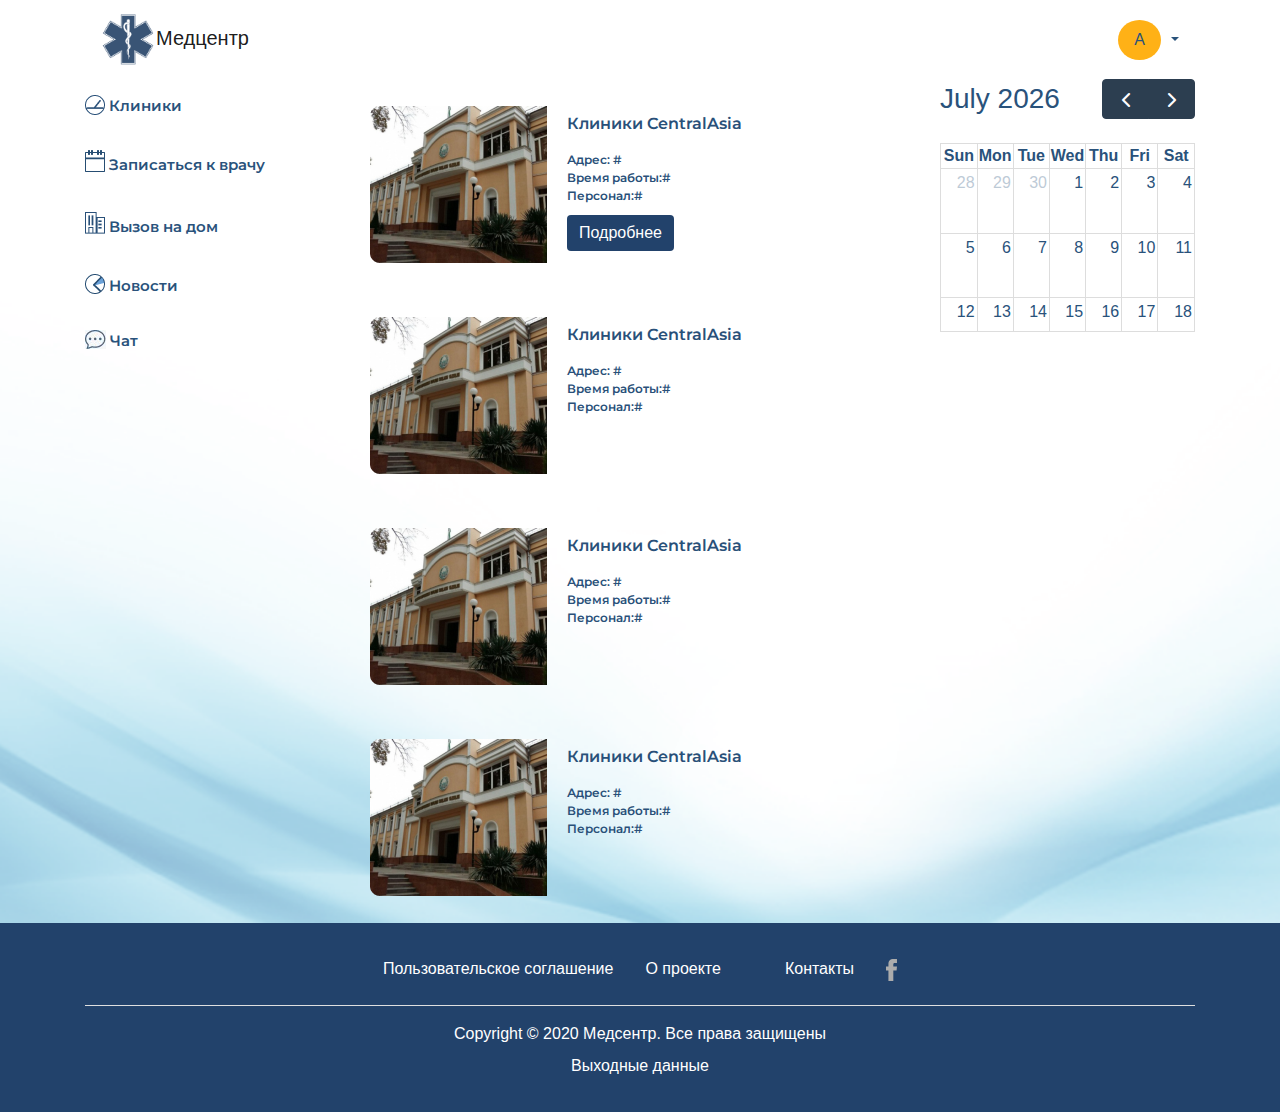
<file: app/uz.html>
<!DOCTYPE html>
<html lang="en">
  <head>
    <meta charset="UTF-8" />
    <meta name="viewport" content="width=device-width, initial-scale=1.0" />
    <meta name="viewport" content="width=device-width, initial-scale=1" />
    <title>Document</title>
    <link
      rel="stylesheet"
      href="https://maxcdn.bootstrapcdn.com/bootstrap/4.0.0/css/bootstrap.min.css"
      integrity="sha384-Gn5384xqQ1aoWXA+058RXPxPg6fy4IWvTNh0E263XmFcJlSAwiGgFAW/dAiS6JXm"
      crossorigin="anonymous"
    />
    <link
      href="https://fonts.googleapis.com/css2?family=Montserrat:wght@300;500;600&display=swap"
      rel="stylesheet"
    />
    <link
      href="https://stackpath.bootstrapcdn.com/font-awesome/4.7.0/css/font-awesome.min.css"
      rel="stylesheet"
      integrity="sha384-wvfXpqpZZVQGK6TAh5PVlGOfQNHSoD2xbE+QkPxCAFlNEevoEH3Sl0sibVcOQVnN"
      crossorigin="anonymous"
    />

    <link rel="stylesheet" href="../assets/css/coremain.min.css" />
    <link rel="stylesheet" href="../assets/css/bootmain.min.css" />
    <link rel="stylesheet" href="../assets/css/daymain.min.css" />
    <link rel="stylesheet" href="../assets/css/style.css" />
  </head>
  <body>
    <header class="header">
      <div class="container">
        <nav class="navbar navbar-expand-lg navbar-light">
          <a class="navbar-brand" href="../template/kliniki.html"
            ><img
              src="../assets/img/1200px-Star_of_life.svg.png"
              alt=""
              style="width: 55px; height: auto;"
            />Медцентр</a
          >
          <button
            class="navbar-toggler"
            type="button"
            data-toggle="collapse"
            data-target="#navbarSupportedContent"
            aria-controls="navbarSupportedContent"
            aria-expanded="false"
            aria-label="Toggle navigation"
          >
            <span class="navbar-toggler-icon"></span>
          </button>

          <div class="collapse navbar-collapse" id="navbarSupportedContent">
            <ul class="navbar-nav mr-auto">
              <li class="nav-item">
                <a class="nav-link" href="#"> </a>
              </li>
              <span class="sr-only">(current)</span>
              <li class="nav-item">
                <a class="nav-link" href="#"></a>
              </li>
              <li class="nav-item">
                <a
                  class="nav-link disabled"
                  href="#"
                  tabindex="-1"
                  aria-disabled="true"
                ></a>
              </li>
            </ul>
            <!-- <form class="form-inline my-2 my-lg-0">
            <input
              class="form-control mr-sm-2"
              type="search"
              placeholder="Search"
              aria-label="Search"
            />
            <button class="btn btn-outline-success my-2 my-sm-0" type="submit">
              Search
            </button>
          </form> -->

            <li class="nav-item dropdown">
              <div class="account">
                <span
                  class="nav-link"
                  href="#"
                  id="navbarDropdown"
                  role="button"
                  data-toggle="dropdown"
                  aria-haspopup="true"
                  aria-expanded="false"
                >
                  A
                </span>
                <span
                  class="dropdown-toggle"
                  id="navbarDropdown"
                  role="button"
                  data-toggle="dropdown"
                  aria-haspopup="true"
                  aria-expanded="false"
                ></span>
                <div
                  class="dropdown-menu come"
                  aria-labelledby="navbarDropdown"
                >
                  <div class="user_profile" href="#">
                    <div class="user_img">
                      <img
                        src="../assets/img/raiskie_111___B1zUdkVBAeZ___.jpg"
                        alt=""
                        class="users_img"
                      />
                    </div>
                    <h6>Жапаров Руслан</h6>
                  </div>
                  <a class="dropdown-item" href="#"
                    ><i class="fa fa-user ico" aria-hidden="true"></i>Профиль</a
                  >
                  <a class="dropdown-item" href="#"
                    ><i class="fa fa-pencil-square-o ico" aria-hidden="true"></i
                    >Редактировать профиль</a
                  >
                  <a class="dropdown-item" href="#"
                    ><i class="fa fa-cog ico" aria-hidden="true"></i>Настройки
                    профиля</a
                  >
                  <a class="dropdown-item" href="../index.html"
                    ><i class="fa fa-sign-out ico" aria-hidden="true"></i>Выйти
                    с профиля</a
                  >
                </div>
              </div>
            </li>
          </div>
        </nav>
      </div>
    </header>
    <div class="container">
      <div class="row">
        <div class="col-xl-3 col-lg-3 col-md-4">
          <div class="left_nav">
            <div class="nav_items">
              <img
                src="../assets/icon/Group 8 (1).png"
                class="nav_icone ler"
                alt=""
              />
              <a href="../index.html" class="nav_items_link">Клиники</a>
            </div>
            <div class="nav_items">
              <img src="../assets/icon/Group 11.png" class="nav_icone" alt="" />
              <a href="../template/appointmen.html" class="nav_items_link"
                >Записаться к врачу</a
              >
            </div>
            <div class="nav_items">
              <img src="../assets/icon/Group 10.png" class="nav_icone" alt="" />
              <a href="../template/call.html" class="nav_items_link"
                >Вызов на дом</a
              >
            </div>
            <div class="nav_items">
              <img
                src="../assets/icon/Group 14.png"
                class="nav_icone ler"
                alt=""
              />
              <a href="../template/news.html" class="nav_items_link">Новости</a>
            </div>
            <div class="nav_items">
              <img
                src="../assets/img/WhatsApp Image 2020-05-28 at 22.41.31 (2).jpeg"
                class="nav_icone ler"
                alt=""
              />
              <a href="chat.html" class="nav_items_link">Чат</a>
            </div>
          </div>
        </div>
        <div class="col-xl-6 col-lg-6 col-md-8 two">
          <div class="containerred">
            <div class="row">
              <div class="col">
                <div class="respublic__blog">
                  <div class="img">
                    <img src="../assets/img/Rectangle 43 (12).png" alt="" />
                  </div>
                  <div class="content__text">
                    <h2 class="content__text__title">
                      Клиники CentralAsia
                    </h2>
                    <p class="content__text__poragrohp">
                      Адрес: # <br />
                      Время работы:# <br />
                      Персонал:#
                    </p>
                    <button
                      type="button"
                      class="btn btn-primary"
                      style="margin-left: 20px; margin-top: 10px; border: none;"
                      data-toggle="modal"
                      data-target="#exampleModalCenter"
                    >
                      Подробнее
                    </button>
                  </div>
                </div>

                <div
                  class="modal fade"
                  id="exampleModalCenter"
                  tabindex="-1"
                  role="dialog"
                  aria-labelledby="exampleModalCenterTitle"
                  aria-hidden="true"
                >
                  <div
                    class="modal-dialog modal-dialog-centered"
                    role="document"
                  >
                    <div class="modal-content">
                      <div class="modal-header">
                        <h5 class="modal-title hx" id="exampleModalLongTitle">
                          LS-clinic
                        </h5>
                        <button
                          type="button"
                          class="close"
                          data-dismiss="modal"
                          aria-label="Close"
                        >
                          <span aria-hidden="true">&times;</span>
                        </button>
                      </div>
                      <div class="modal-body" style="display: flex;">
                        <div class="img">
                          <img
                            src="../assets/img/Rectangle 43 (12).png"
                            alt=""
                          />
                        </div>
                        <div>
                          <p class="content__text__poragrohp">
                            Адрес: # <br />
                            Время работы:# <br />
                            Персонал:#
                          </p>
                        </div>
                      </div>
                      <div class="modal-footer">
                        <button
                          type="button"
                          class="btn btn-secondary"
                          data-dismiss="modal"
                        >
                          Скрыть
                        </button>
                        <a href="../template/appointmen.html" class="modal_link"
                          ><button type="button" class="btn btn-primary">
                            Переидти
                          </button></a
                        >
                      </div>
                    </div>
                  </div>
                </div>

                <div class="respublic__blog">
                  <div class="img">
                    <img src="../assets/img/Rectangle 43 (12).png" alt="" />
                  </div>
                  <div class="content__text">
                    <h2 class="content__text__title">
                      Клиники CentralAsia
                    </h2>
                    <p class="content__text__poragrohp">
                      Адрес: # <br />
                      Время работы:# <br />
                      Персонал:#
                    </p>
                  </div>
                </div>

                <div class="respublic__blog">
                  <div class="img">
                    <img src="../assets/img/Rectangle 43 (12).png" alt="" />
                  </div>
                  <div class="content__text">
                    <h2 class="content__text__title">
                      Клиники CentralAsia
                    </h2>
                    <p class="content__text__poragrohp">
                      Адрес: # <br />
                      Время работы:# <br />
                      Персонал:#
                    </p>
                  </div>
                </div>

                <div class="respublic__blog">
                  <div class="img">
                    <img src="../assets/img/Rectangle 43 (12).png" alt="" />
                  </div>
                  <div class="content__text">
                    <h2 class="content__text__title">
                      Клиники CentralAsia
                    </h2>
                    <p class="content__text__poragrohp">
                      Адрес: # <br />
                      Время работы:# <br />
                      Персонал:#
                    </p>
                  </div>
                </div>
              </div>
            </div>
          </div>
        </div>
        <div class="col-xl-3 col-lg-3 col-md-12">
          <div id="demoCalendar"></div>
        </div>
      </div>
    </div>
    <footer class="footer">
      <div class="container">
        <nav class="row footer-top">
          <a href="../template/agreement.html" class="nav-link"
            >Пользовательское соглашение</a
          >
          <a href="../template/about.html" class="nav-link">О проекте</a>
          <a href="#" class="nav-link"></a>
          <a href="../template/contacty.html" class="nav-link">Контакты</a>
          <a href="https://www.facebook.com/" class="nav-link">
            <img src="../assets/img/facebook.svg" alt="" />
          </a>
        </nav>
        <hr style="background: #f8f9fa;" />
        <div class="footer-bottom">
          <span>Copyright © 2020 Медсентр. Все права защищены</span>
          <a href="#" class="nav-link">Выходные данные</a>
        </div>
      </div>
    </footer>
    <script
      src="https://code.jquery.com/jquery-3.2.1.slim.min.js"
      integrity="sha384-KJ3o2DKtIkvYIK3UENzmM7KCkRr/rE9/Qpg6aAZGJwFDMVNA/GpGFF93hXpG5KkN"
      crossorigin="anonymous"
    ></script>
    <script
      src="https://cdnjs.cloudflare.com/ajax/libs/popper.js/1.12.9/umd/popper.min.js"
      integrity="sha384-ApNbgh9B+Y1QKtv3Rn7W3mgPxhU9K/ScQsAP7hUibX39j7fakFPskvXusvfa0b4Q"
      crossorigin="anonymous"
    ></script>
    <script
      src="https://maxcdn.bootstrapcdn.com/bootstrap/4.0.0/js/bootstrap.min.js"
      integrity="sha384-JZR6Spejh4U02d8jOt6vLEHfe/JQGiRRSQQxSfFWpi1MquVdAyjUar5+76PVCmYl"
      crossorigin="anonymous"
    ></script>
    <script src="../assets/js/coremain.min.js"></script>
    <script src="../assets/js/bootmain.min.js"></script>
    <script src="../assets/js/daymain.min.js"></script>
    <script src="../assets/js/index.js"></script>
  </body>
</html>
</file>
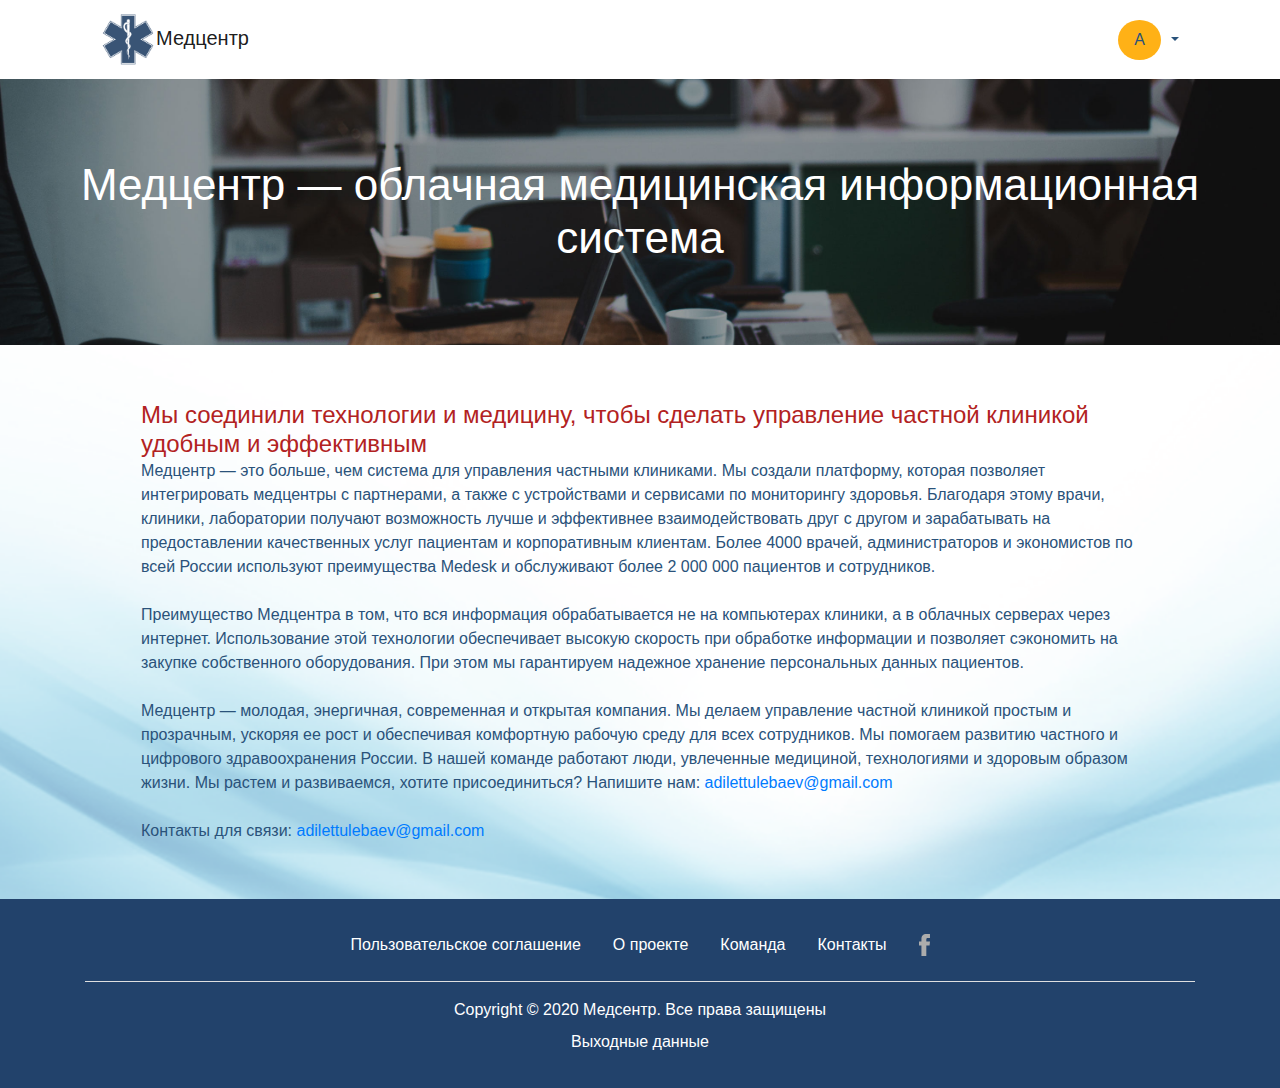
<file: template/about.html>
<!DOCTYPE html>
<html lang="en">
  <head>
    <meta charset="UTF-8" />
    <meta name="viewport" content="width=device-width, initial-scale=1.0" />
    <meta name="viewport" content="width=device-width, initial-scale=1" />
    <title>Document</title>
    <link
      rel="stylesheet"
      href="https://maxcdn.bootstrapcdn.com/bootstrap/4.0.0/css/bootstrap.min.css"
      integrity="sha384-Gn5384xqQ1aoWXA+058RXPxPg6fy4IWvTNh0E263XmFcJlSAwiGgFAW/dAiS6JXm"
      crossorigin="anonymous"
    />
    <link
      href="https://fonts.googleapis.com/css2?family=Montserrat:wght@300;500;600&display=swap"
      rel="stylesheet"
    />
    <link
      href="https://stackpath.bootstrapcdn.com/font-awesome/4.7.0/css/font-awesome.min.css"
      rel="stylesheet"
      integrity="sha384-wvfXpqpZZVQGK6TAh5PVlGOfQNHSoD2xbE+QkPxCAFlNEevoEH3Sl0sibVcOQVnN"
      crossorigin="anonymous"
    />

    <link rel="stylesheet" href="../assets/css/coremain.min.css" />
    <link rel="stylesheet" href="../assets/css/bootmain.min.css" />
    <link rel="stylesheet" href="../assets/css/daymain.min.css" />
    <link rel="stylesheet" href="../assets/css/style.css" />
  </head>
  <body>
    <header class="header">
      <div class="container">
        <nav class="navbar navbar-expand-lg navbar-light">
          <a class="navbar-brand" href="../template/kliniki.html"
            ><img
              src="../assets/img/1200px-Star_of_life.svg.png"
              alt=""
              style="width: 55px; height: auto;"
            />Медцентр</a
          >
          <button
            class="navbar-toggler"
            type="button"
            data-toggle="collapse"
            data-target="#navbarSupportedContent"
            aria-controls="navbarSupportedContent"
            aria-expanded="false"
            aria-label="Toggle navigation"
          >
            <span class="navbar-toggler-icon"></span>
          </button>

          <div class="collapse navbar-collapse" id="navbarSupportedContent">
            <ul class="navbar-nav mr-auto">
              <li class="nav-item">
                <a class="nav-link" href="#"> </a>
              </li>
              <span class="sr-only">(current)</span>
              <li class="nav-item">
                <a class="nav-link" href="#"></a>
              </li>
              <li class="nav-item">
                <a
                  class="nav-link disabled"
                  href="#"
                  tabindex="-1"
                  aria-disabled="true"
                ></a>
              </li>
            </ul>
            <!-- <form class="form-inline my-2 my-lg-0">
            <input
              class="form-control mr-sm-2"
              type="search"
              placeholder="Search"
              aria-label="Search"
            />
            <button class="btn btn-outline-success my-2 my-sm-0" type="submit">
              Search
            </button>
          </form> -->

            <li class="nav-item dropdown">
              <div class="account">
                <span
                  class="nav-link"
                  href="#"
                  id="navbarDropdown"
                  role="button"
                  data-toggle="dropdown"
                  aria-haspopup="true"
                  aria-expanded="false"
                >
                  A
                </span>
                <span
                  class="dropdown-toggle"
                  id="navbarDropdown"
                  role="button"
                  data-toggle="dropdown"
                  aria-haspopup="true"
                  aria-expanded="false"
                ></span>
                <div
                  class="dropdown-menu come"
                  aria-labelledby="navbarDropdown"
                >
                  <div class="user_profile" href="#">
                    <div class="user_img">
                      <img
                        src="../assets/img/raiskie_111___B1zUdkVBAeZ___.jpg"
                        alt=""
                        class="users_img"
                      />
                    </div>
                    <h6>Жапаров Руслан</h6>
                  </div>
                  <a class="dropdown-item" href="#"
                    ><i class="fa fa-user ico" aria-hidden="true"></i>Профиль</a
                  >
                  <a class="dropdown-item" href="#"
                    ><i class="fa fa-pencil-square-o ico" aria-hidden="true"></i
                    >Редактировать профиль</a
                  >
                  <a class="dropdown-item" href="#"
                    ><i class="fa fa-cog ico" aria-hidden="true"></i>Настройки
                    профиля</a
                  >
                  <a class="dropdown-item" href="../index.html"
                    ><i class="fa fa-sign-out ico" aria-hidden="true"></i>Выйти
                    с профиля</a
                  >
                </div>
              </div>
            </li>
          </div>
        </nav>
      </div>
    </header>
    <div class="inner">
      <div
        class="inner-heading"
        style="
          background: url(../../assets/img/about.jpg) no-repeat;
          background-size: cover;
          background-position: center;
        "
      >
        <h1 class="inner-title">
          Медцентр — облачная медицинская информационная система
        </h1>
      </div>
      <div class="container">
        <div class="inner-content">
          <h4>
            Мы соединили технологии и медицину, чтобы сделать управление частной
            клиникой удобным и эффективным
          </h4>
          <div class="">
            <span
              >Медцентр — это больше, чем система для управления частными
              клиниками. Мы создали платформу, которая позволяет интегрировать
              медцентры c партнерами, а также с устройствами и сервисами по
              мониторингу здоровья. Благодаря этому врачи, клиники, лаборатории
              получают возможность лучше и эффективнее взаимодействовать друг с
              другом и зарабатывать на предоставлении качественных услуг
              пациентам и корпоративным клиентам. Более 4000 врачей,
              администраторов и экономистов по всей России используют
              преимущества Medesk и обслуживают более 2 000 000 пациентов и
              сотрудников.</span
            >
            <br />
            <br />
            <span
              >Преимущество Медцентра в том, что вся информация обрабатывается
              не на компьютерах клиники, а в облачных серверах через интернет.
              Использование этой технологии обеспечивает высокую скорость при
              обработке информации и позволяет сэкономить на закупке
              собственного оборудования. При этом мы гарантируем надежное
              хранение персональных данных пациентов.</span
            >
            <br />
            <br />
            <span
              >Медцентр — молодая, энергичная, современная и открытая компания.
              Мы делаем управление частной клиникой простым и прозрачным,
              ускоряя ее рост и обеспечивая комфортную рабочую среду для всех
              сотрудников. Мы помогаем развитию частного и цифрового
              здравоохранения России. В нашей команде работают люди, увлеченные
              медициной, технологиями и здоровым образом жизни. Мы растем и
              развиваемся, хотите присоединиться? Напишите нам:
              <a href="mailto:adilettulebaev@gmail.com"
                >adilettulebaev@gmail.com</a
              ></span
            >
            <br />
            <br />
            <span
              >Контакты для связи:
              <a href="mailto:adilettulebaev@gmail.com"
                >adilettulebaev@gmail.com</a
              ></span
            >
          </div>
        </div>
      </div>
    </div>
    <footer class="footer">
      <div class="container">
        <nav class="row footer-top">
          <a href="agreement.html" class="nav-link"
            >Пользовательское соглашение</a
          >
          <a href="about.html" class="nav-link">О проекте</a>
          <a href="#" class="nav-link">Команда</a>
          <a href="contacty.html" class="nav-link">Контакты</a>
          <a href="https://www.facebook.com/" class="nav-link">
            <img src="../assets/img/facebook.svg" alt="" />
          </a>
        </nav>
        <hr style="background: #f8f9fa;" />
        <div class="footer-bottom">
          <span>Copyright © 2020 Медсентр. Все права защищены</span>
          <a href="#" class="nav-link">Выходные данные</a>
        </div>
      </div>
    </footer>
    <script
      src="https://code.jquery.com/jquery-3.2.1.slim.min.js"
      integrity="sha384-KJ3o2DKtIkvYIK3UENzmM7KCkRr/rE9/Qpg6aAZGJwFDMVNA/GpGFF93hXpG5KkN"
      crossorigin="anonymous"
    ></script>
    <script
      src="https://cdnjs.cloudflare.com/ajax/libs/popper.js/1.12.9/umd/popper.min.js"
      integrity="sha384-ApNbgh9B+Y1QKtv3Rn7W3mgPxhU9K/ScQsAP7hUibX39j7fakFPskvXusvfa0b4Q"
      crossorigin="anonymous"
    ></script>
    <script
      src="https://maxcdn.bootstrapcdn.com/bootstrap/4.0.0/js/bootstrap.min.js"
      integrity="sha384-JZR6Spejh4U02d8jOt6vLEHfe/JQGiRRSQQxSfFWpi1MquVdAyjUar5+76PVCmYl"
      crossorigin="anonymous"
    ></script>
    <script src="../assets/js/coremain.min.js"></script>
    <script src="../assets/js/bootmain.min.js"></script>
    <script src="../assets/js/daymain.min.js"></script>
    <script src="../assets/js/index.js"></script>
  </body>
</html>
</file>
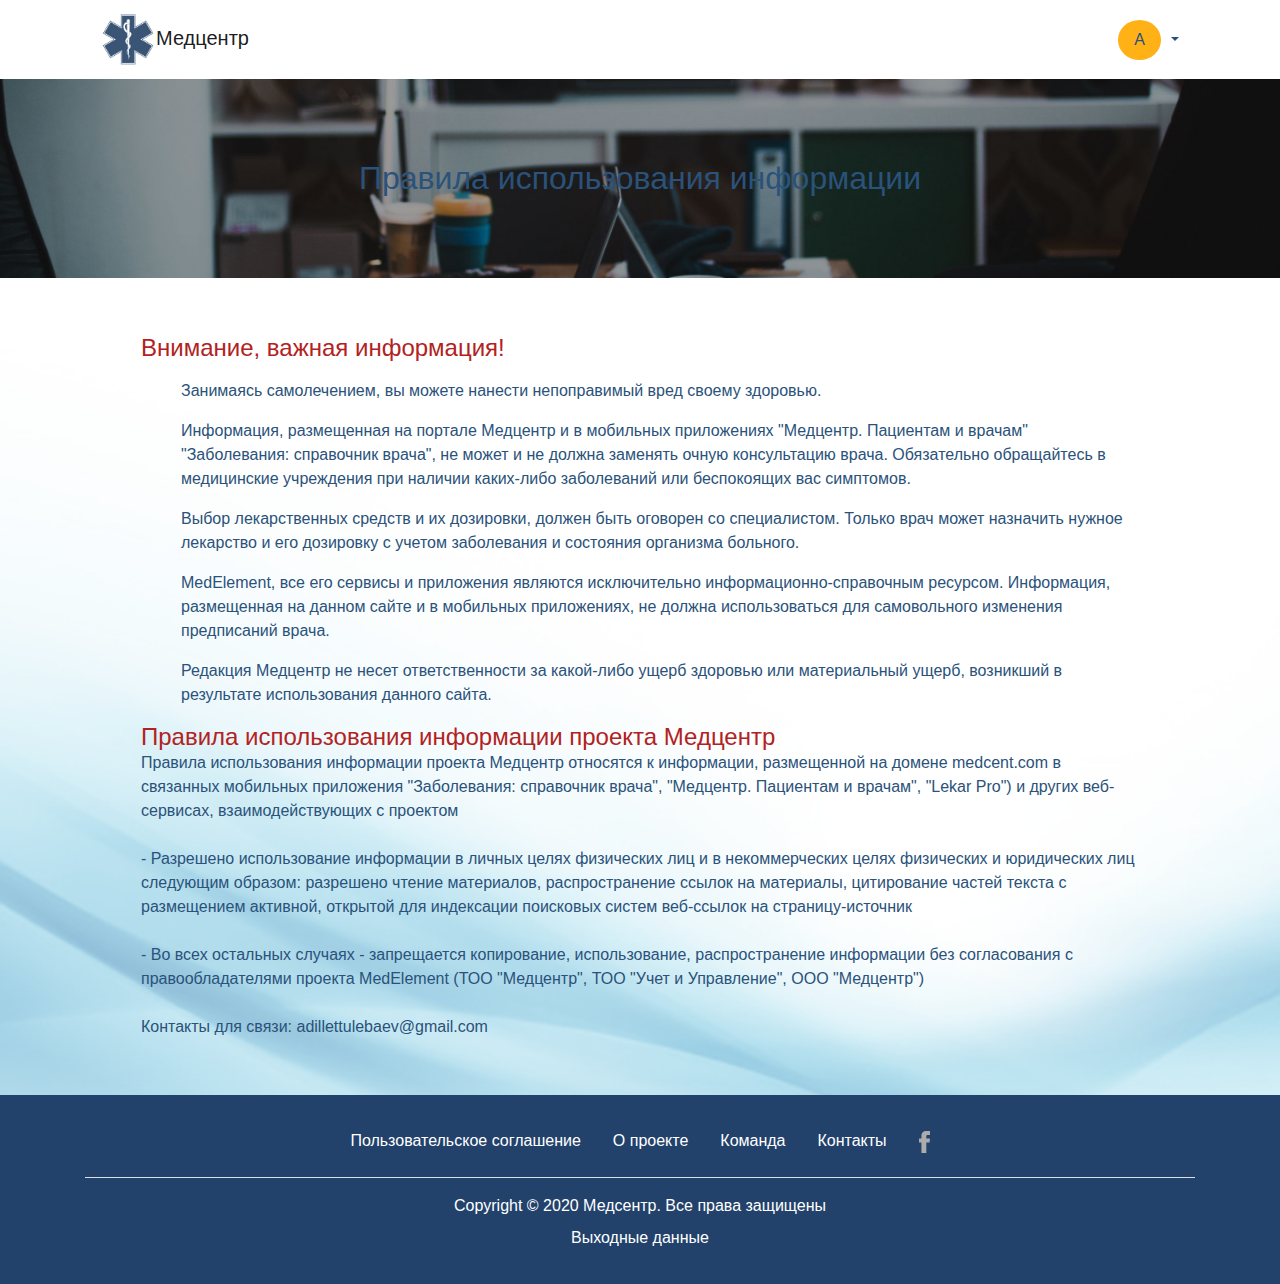
<file: template/agreement.html>
<!DOCTYPE html>
<html lang="en">
  <head>
    <meta charset="UTF-8" />
    <meta name="viewport" content="width=device-width, initial-scale=1.0" />
    <meta name="viewport" content="width=device-width, initial-scale=1" />
    <title>Document</title>
    <link
      rel="stylesheet"
      href="https://maxcdn.bootstrapcdn.com/bootstrap/4.0.0/css/bootstrap.min.css"
      integrity="sha384-Gn5384xqQ1aoWXA+058RXPxPg6fy4IWvTNh0E263XmFcJlSAwiGgFAW/dAiS6JXm"
      crossorigin="anonymous"
    />
    <link
      href="https://fonts.googleapis.com/css2?family=Montserrat:wght@300;500;600&display=swap"
      rel="stylesheet"
    />
    <link
      href="https://stackpath.bootstrapcdn.com/font-awesome/4.7.0/css/font-awesome.min.css"
      rel="stylesheet"
      integrity="sha384-wvfXpqpZZVQGK6TAh5PVlGOfQNHSoD2xbE+QkPxCAFlNEevoEH3Sl0sibVcOQVnN"
      crossorigin="anonymous"
    />

    <link rel="stylesheet" href="../assets/css/coremain.min.css" />
    <link rel="stylesheet" href="../assets/css/bootmain.min.css" />
    <link rel="stylesheet" href="../assets/css/daymain.min.css" />
    <link rel="stylesheet" href="../assets/css/style.css" />
  </head>
  <body>
    <header class="header">
      <div class="container">
        <nav class="navbar navbar-expand-lg navbar-light">
          <a class="navbar-brand" href="../template/kliniki.html"
            ><img
              src="../assets/img/1200px-Star_of_life.svg.png"
              alt=""
              style="width: 55px; height: auto;"
            />Медцентр</a
          >
          <button
            class="navbar-toggler"
            type="button"
            data-toggle="collapse"
            data-target="#navbarSupportedContent"
            aria-controls="navbarSupportedContent"
            aria-expanded="false"
            aria-label="Toggle navigation"
          >
            <span class="navbar-toggler-icon"></span>
          </button>

          <div class="collapse navbar-collapse" id="navbarSupportedContent">
            <ul class="navbar-nav mr-auto">
              <li class="nav-item">
                <a class="nav-link" href="#"> </a>
              </li>
              <span class="sr-only">(current)</span>
              <li class="nav-item">
                <a class="nav-link" href="#"></a>
              </li>
              <li class="nav-item">
                <a
                  class="nav-link disabled"
                  href="#"
                  tabindex="-1"
                  aria-disabled="true"
                ></a>
              </li>
            </ul>
            <!-- <form class="form-inline my-2 my-lg-0">
            <input
              class="form-control mr-sm-2"
              type="search"
              placeholder="Search"
              aria-label="Search"
            />
            <button class="btn btn-outline-success my-2 my-sm-0" type="submit">
              Search
            </button>
          </form> -->

            <li class="nav-item dropdown">
              <div class="account">
                <span
                  class="nav-link"
                  href="#"
                  id="navbarDropdown"
                  role="button"
                  data-toggle="dropdown"
                  aria-haspopup="true"
                  aria-expanded="false"
                >
                  A
                </span>
                <span
                  class="dropdown-toggle"
                  id="navbarDropdown"
                  role="button"
                  data-toggle="dropdown"
                  aria-haspopup="true"
                  aria-expanded="false"
                ></span>
                <div
                  class="dropdown-menu come"
                  aria-labelledby="navbarDropdown"
                >
                  <div class="user_profile" href="#">
                    <div class="user_img">
                      <img
                        src="../assets/img/raiskie_111___B1zUdkVBAeZ___.jpg"
                        alt=""
                        class="users_img"
                      />
                    </div>
                    <h6>Жапаров Руслан</h6>
                  </div>
                  <a class="dropdown-item" href="#"
                    ><i class="fa fa-user ico" aria-hidden="true"></i>Профиль</a
                  >
                  <a class="dropdown-item" href="#"
                    ><i class="fa fa-pencil-square-o ico" aria-hidden="true"></i
                    >Редактировать профиль</a
                  >
                  <a class="dropdown-item" href="#"
                    ><i class="fa fa-cog ico" aria-hidden="true"></i>Настройки
                    профиля</a
                  >
                  <a class="dropdown-item" href="../index.html"
                    ><i class="fa fa-sign-out ico" aria-hidden="true"></i>Выйти
                    с профиля</a
                  >
                </div>
              </div>
            </li>
          </div>
        </nav>
      </div>
    </header>
    <div class="inner">
      <div class="inner-heading">
        <h2 class="inner-title">
          Правила использования информации
        </h2>
      </div>
      <div class="container">
        <div class="inner-content">
          <h4>Внимание, важная информация!</h4>
          <ul>
            <li>
              Занимаясь самолечением, вы можете нанести непоправимый вред своему
              здоровью.
            </li>
            <li>
              Информация, размещенная на портале Медцентр и в мобильных
              приложениях "Медцентр. Пациентам и врачам" "Заболевания:
              справочник врача", не может и не должна заменять очную
              консультацию врача. Обязательно обращайтесь в медицинские
              учреждения при наличии каких-либо заболеваний или беспокоящих вас
              симптомов.
            </li>
            <li>
              Выбор лекарственных средств и их дозировки, должен быть оговорен
              со специалистом. Только врач может назначить нужное лекарство и
              его дозировку с учетом заболевания и состояния организма больного.
            </li>
            <li>
              MedElement, все его сервисы и приложения являются исключительно
              информационно-справочным ресурсом. Информация, размещенная на
              данном сайте и в мобильных приложениях, не должна использоваться
              для самовольного изменения предписаний врача.
            </li>
            <li>
              Редакция Медцентр не несет ответственности за какой-либо ущерб
              здоровью или материальный ущерб, возникший в результате
              использования данного сайта.
            </li>
          </ul>
          <h4>Правила использования информации проекта Медцентр</h4>
          <div class="">
            <span
              >Правила использования информации проекта Медцентр относятся к
              информации, размещенной на домене medcent.com в связанных
              мобильных приложения "Заболевания: справочник врача", "Медцентр.
              Пациентам и врачам", "Lekar Pro") и других веб-сервисах,
              взаимодействующих с проектом</span
            >
            <br />
            <br />
            <span
              >- Разрешено использование информации в личных целях физических
              лиц и в некоммерческих целях физических и юридических лиц
              следующим образом: разрешено чтение материалов, распространение
              ссылок на материалы, цитирование частей текста с размещением
              активной, открытой для индексации поисковых систем веб-ссылок на
              страницу-источник</span
            >
            <br />
            <br />
            <span
              >- Во всех остальных случаях - запрещается копирование,
              использование, распространение информации без согласования с
              правообладателями проекта MedElement (ТОО "Медцентр", ТОО "Учет и
              Управление", ООО "Медцентр")</span
            >
            <br />
            <br />
            <span>Контакты для связи: adillettulebaev@gmail.com</span>
          </div>
        </div>
      </div>
    </div>
    <footer class="footer">
      <div class="container">
        <nav class="row footer-top">
          <a href="agreement.html" class="nav-link"
            >Пользовательское соглашение</a
          >
          <a href="about.html" class="nav-link">О проекте</a>
          <a href="#" class="nav-link">Команда</a>
          <a href="contacty.html" class="nav-link">Контакты</a>
          <a href="https://www.facebook.com/" class="nav-link">
            <img src="../assets/img/facebook.svg" alt="" />
          </a>
        </nav>
        <hr style="background: #f8f9fa;" />
        <div class="footer-bottom">
          <span>Copyright © 2020 Медсентр. Все права защищены</span>
          <a href="#" class="nav-link">Выходные данные</a>
        </div>
      </div>
    </footer>
    <script
      src="https://code.jquery.com/jquery-3.2.1.slim.min.js"
      integrity="sha384-KJ3o2DKtIkvYIK3UENzmM7KCkRr/rE9/Qpg6aAZGJwFDMVNA/GpGFF93hXpG5KkN"
      crossorigin="anonymous"
    ></script>
    <script
      src="https://cdnjs.cloudflare.com/ajax/libs/popper.js/1.12.9/umd/popper.min.js"
      integrity="sha384-ApNbgh9B+Y1QKtv3Rn7W3mgPxhU9K/ScQsAP7hUibX39j7fakFPskvXusvfa0b4Q"
      crossorigin="anonymous"
    ></script>
    <script
      src="https://maxcdn.bootstrapcdn.com/bootstrap/4.0.0/js/bootstrap.min.js"
      integrity="sha384-JZR6Spejh4U02d8jOt6vLEHfe/JQGiRRSQQxSfFWpi1MquVdAyjUar5+76PVCmYl"
      crossorigin="anonymous"
    ></script>
    <script src="../assets/js/coremain.min.js"></script>
    <script src="../assets/js/bootmain.min.js"></script>
    <script src="../assets/js/daymain.min.js"></script>
    <script src="../assets/js/index.js"></script>
  </body>
</html>
</file>
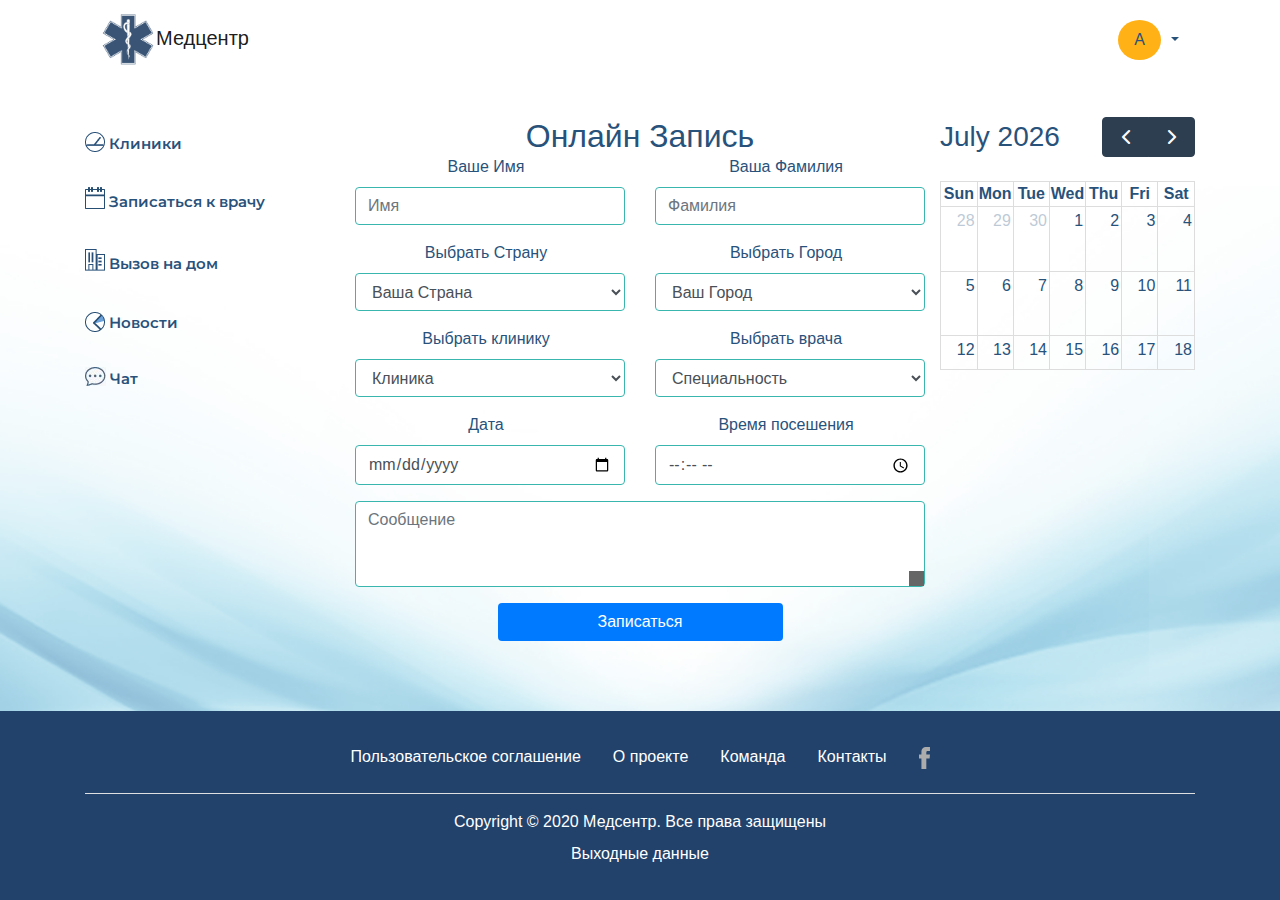
<file: template/appointmen.html>
<!DOCTYPE html>
<html lang="en">
  <head>
    <meta charset="UTF-8" />
    <meta name="viewport" content="width=device-width, initial-scale=1.0" />
    <meta name="viewport" content="width=device-width, initial-scale=1" />
    <title>Document</title>
    <link
      rel="stylesheet"
      href="https://maxcdn.bootstrapcdn.com/bootstrap/4.0.0/css/bootstrap.min.css"
      integrity="sha384-Gn5384xqQ1aoWXA+058RXPxPg6fy4IWvTNh0E263XmFcJlSAwiGgFAW/dAiS6JXm"
      crossorigin="anonymous"
    />
    <link
      href="https://fonts.googleapis.com/css2?family=Montserrat:wght@300;500;600&display=swap"
      rel="stylesheet"
    />
    <link
      href="https://stackpath.bootstrapcdn.com/font-awesome/4.7.0/css/font-awesome.min.css"
      rel="stylesheet"
      integrity="sha384-wvfXpqpZZVQGK6TAh5PVlGOfQNHSoD2xbE+QkPxCAFlNEevoEH3Sl0sibVcOQVnN"
      crossorigin="anonymous"
    />

    <link rel="stylesheet" href="../assets/css/coremain.min.css" />
    <link rel="stylesheet" href="../assets/css/bootmain.min.css" />
    <link rel="stylesheet" href="../assets/css/daymain.min.css" />
    <link rel="stylesheet" href="../assets/css/style.css" />
  </head>
  <body>
    <header class="header">
      <div class="container">
        <nav class="navbar navbar-expand-lg navbar-light">
          <a class="navbar-brand" href="../template/kliniki.html"
            ><img
              src="../assets/img/1200px-Star_of_life.svg.png"
              alt=""
              style="width: 55px; height: auto;"
            />Медцентр</a
          >
          <button
            class="navbar-toggler"
            type="button"
            data-toggle="collapse"
            data-target="#navbarSupportedContent"
            aria-controls="navbarSupportedContent"
            aria-expanded="false"
            aria-label="Toggle navigation"
          >
            <span class="navbar-toggler-icon"></span>
          </button>

          <div class="collapse navbar-collapse" id="navbarSupportedContent">
            <ul class="navbar-nav mr-auto">
              <li class="nav-item">
                <a class="nav-link" href="#"> </a>
              </li>
              <span class="sr-only">(current)</span>
              <li class="nav-item">
                <a class="nav-link" href="#"></a>
              </li>
              <li class="nav-item">
                <a
                  class="nav-link disabled"
                  href="#"
                  tabindex="-1"
                  aria-disabled="true"
                ></a>
              </li>
            </ul>
            <!-- <form class="form-inline my-2 my-lg-0">
            <input
              class="form-control mr-sm-2"
              type="search"
              placeholder="Search"
              aria-label="Search"
            />
            <button class="btn btn-outline-success my-2 my-sm-0" type="submit">
              Search
            </button>
          </form> -->

            <li class="nav-item dropdown">
              <div class="account">
                <span
                  class="nav-link"
                  href="#"
                  id="navbarDropdown"
                  role="button"
                  data-toggle="dropdown"
                  aria-haspopup="true"
                  aria-expanded="false"
                >
                  A
                </span>
                <span
                  class="dropdown-toggle"
                  id="navbarDropdown"
                  role="button"
                  data-toggle="dropdown"
                  aria-haspopup="true"
                  aria-expanded="false"
                ></span>
                <div
                  class="dropdown-menu come"
                  aria-labelledby="navbarDropdown"
                >
                  <div class="user_profile" href="#">
                    <div class="user_img">
                      <img
                        src="../assets/img/raiskie_111___B1zUdkVBAeZ___.jpg"
                        alt=""
                        class="users_img"
                      />
                    </div>
                    <h6>Жапаров Руслан</h6>
                  </div>
                  <a class="dropdown-item" href="#"
                    ><i class="fa fa-user ico" aria-hidden="true"></i>Профиль</a
                  >
                  <a class="dropdown-item" href="#"
                    ><i class="fa fa-pencil-square-o ico" aria-hidden="true"></i
                    >Редактировать профиль</a
                  >
                  <a class="dropdown-item" href="#"
                    ><i class="fa fa-cog ico" aria-hidden="true"></i>Настройки
                    профиля</a
                  >
                  <a class="dropdown-item" href="../index.html"
                    ><i class="fa fa-sign-out ico" aria-hidden="true"></i>Выйти
                    с профиля</a
                  >
                </div>
              </div>
            </li>
          </div>
        </nav>
      </div>
    </header>
    <div class="container site">
      <div class="row">
        <div class="col-xl-3 col-lg-3 col-md-4">
          <div class="left_nav">
            <div class="nav_items">
              <img
                src="../assets/icon/Group 8 (1).png"
                class="nav_icone ler"
                alt=""
              />
              <a href="kliniki.html" class="nav_items_link">Клиники</a>
            </div>
            <div class="nav_items">
              <img src="../assets/icon/Group 11.png" class="nav_icone" alt="" />
              <a href="appointmen.html" class="nav_items_link"
                >Записаться к врачу</a
              >
            </div>
            <div class="nav_items">
              <img src="../assets/icon/Group 10.png" class="nav_icone" alt="" />
              <a href="call.html" class="nav_items_link">Вызов на дом</a>
            </div>
            <div class="nav_items">
              <img
                src="../assets/icon/Group 14.png"
                class="nav_icone ler"
                alt=""
              />
              <a href="news.html" class="nav_items_link">Новости</a>
            </div>
            <div class="nav_items">
              <img
                src="../assets/img/WhatsApp Image 2020-05-28 at 22.41.31 (2).jpeg"
                class="nav_icone ler"
                alt=""
              />
              <a href="chat.html" class="nav_items_link">Чат</a>
            </div>
          </div>
        </div>
        <div class="col-xl-6 col-lg-6 col-md-8 two">
          <div class="containerred">
            <div class="row">
              <div class="appointment">
                <h2>Онлайн Запись</h2>
                <form method="post" id="ajax_form" action="" class="row">
                  <div class="input-field col-12 col-sm-6 col-md-6 col-lg-6">
                    <label class="mr-sm-2" for="inlineFormCustomSelect"
                      >Ваше Имя</label
                    >
                    <input
                      placeholder="Имя"
                      type="text"
                      name="name"
                      id="first_name"
                      class="form-control"
                    />
                  </div>
                  <div class="input-field col-12 col-sm-6 col-md-6 col-lg-6">
                    <label class="mr-sm-2" for="inlineFormCustomSelect"
                      >Ваша Фамилия</label
                    >
                    <input
                      id="last_name"
                      type="text"
                      class="form-control"
                      placeholder="Фамилия"
                      type="text"
                      name="lastname"
                    />
                  </div>
                  <div class="input-field col-12 col-sm-6 col-md-6 col-lg-6">
                    <label class="mr-sm-2" for="inlineFormCustomSelect"
                      >Выбрать Страну</label
                    >
                    <select id="inputState" class="form-control" name="country">
                      <option selected disabled hidden>Ваша Страна</option>
                      <option value="1">Кыргызстан</option>
                      <option value="2">Казахстан</option>
                      <option value="3">Узбекистан</option>
                      <option value="4">Таджикистан</option>
                    </select>
                  </div>
                  <div class="input-field col-12 col-sm-6 col-md-6 col-lg-6">
                    <label class="mr-sm-2" for="inlineFormCustomSelect"
                      >Выбрать Город</label
                    >
                    <select id="inputState" class="form-control" name="city">
                      <option selected disabled hidden>Ваш Город</option>
                      <option value="1">Бишкек</option>
                      <option value="2">Ош</option>
                      <option value="3">Талас</option>
                      <option value="4">Токмок</option>
                    </select>
                  </div>
                  <div class="input-field col-12 col-sm-6 col-md-6 col-lg-6">
                    <label class="mr-sm-2" for="inlineFormCustomSelect"
                      >Выбрать клинику</label
                    >
                    <select id="inputState" class="form-control" name="clinic">
                      <option selected disabled hidden>Клиника</option>
                      <option value="1">Медицинский центр "Санлайт" </option>
                      <option value="2">Медицинский центр "Семья"</option>
                      <option value="3">Медицинский центр Green Clinic</option>
                      <option value="4">Медицинский центр Prime Clinic</option>
                    </select>
                  </div>
                  <div class="input-field col-12 col-sm-6 col-md-6 col-lg-6">
                    <label class="mr-sm-2" for="inlineFormCustomSelect"
                      >Выбрать врача</label
                    >
                    <select
                      id="inputState"
                      class="form-control"
                      name="specialty"
                    >
                      <option selected disabled hidden>Специальность</option>
                      <option value="1">Терапевт</option>
                      <option value="2">Педиатр</option>
                      <option value="3">Кардиолог</option>
                      <option value="4">Стоматолог</option>
                    </select>
                  </div>
                  <div class="input-field col-12 col-sm-6 col-md-6 col-lg-6">
                    <label class="mr-sm-2" for="inlineFormCustomSelect"
                      >Дата</label
                    >
                    <input type="date" class="form-control" name="date" />
                  </div>
                  <div class="input-field col-12 col-sm-6 col-md-6 col-lg-6">
                    <label class="mr-sm-2" for="inlineFormCustomSelect"
                      >Время посешения</label
                    >
                    <input type="time" class="form-control" name="time" />
                  </div>
                  <div class="col-12 form-group">
                    <textarea
                      name="message"
                      class="form-control"
                      rows="3"
                      placeholder="Сообщение"
                      required
                    ></textarea>
                  </div>
                  <div class="input-field col-12">
                    <button
                      class="primary btn-primary auth"
                      type="submit"
                      name="submit"
                      id="btn"
                    >
                      Записаться
                    </button>
                  </div>
                </form>
                <div id="result_form"></div>
              </div>
            </div>
          </div>
        </div>
        <div class="col-xl-3 col-lg-3 col-md-12">
          <div id="demoCalendar"></div>
        </div>
      </div>
    </div>
    <footer class="footer">
      <div class="container">
        <nav class="row footer-top">
          <a href="agreement.html" class="nav-link"
            >Пользовательское соглашение</a
          >
          <a href="about.html" class="nav-link">О проекте</a>
          <a href="#" class="nav-link">Команда</a>
          <a href="contacty.html" class="nav-link">Контакты</a>
          <a href="https://www.facebook.com/" class="nav-link">
            <img src="../assets/img/facebook.svg" alt="" />
          </a>
        </nav>
        <hr style="background: #f8f9fa;" />
        <div class="footer-bottom">
          <span>Copyright © 2020 Медсентр. Все права защищены</span>
          <a href="#" class="nav-link">Выходные данные</a>
        </div>
      </div>
    </footer>
    <script
      src="https://code.jquery.com/jquery-3.2.1.slim.min.js"
      integrity="sha384-KJ3o2DKtIkvYIK3UENzmM7KCkRr/rE9/Qpg6aAZGJwFDMVNA/GpGFF93hXpG5KkN"
      crossorigin="anonymous"
    ></script>
    <script
      src="https://cdnjs.cloudflare.com/ajax/libs/popper.js/1.12.9/umd/popper.min.js"
      integrity="sha384-ApNbgh9B+Y1QKtv3Rn7W3mgPxhU9K/ScQsAP7hUibX39j7fakFPskvXusvfa0b4Q"
      crossorigin="anonymous"
    ></script>
    <script
      src="https://maxcdn.bootstrapcdn.com/bootstrap/4.0.0/js/bootstrap.min.js"
      integrity="sha384-JZR6Spejh4U02d8jOt6vLEHfe/JQGiRRSQQxSfFWpi1MquVdAyjUar5+76PVCmYl"
      crossorigin="anonymous"
    ></script>
    <script src="../assets/js/coremain.min.js"></script>
    <script src="../assets/js/bootmain.min.js"></script>
    <script src="../assets/js/daymain.min.js"></script>
    <script src="../assets/js/index.js"></script>
  </body>
</html>
</file>
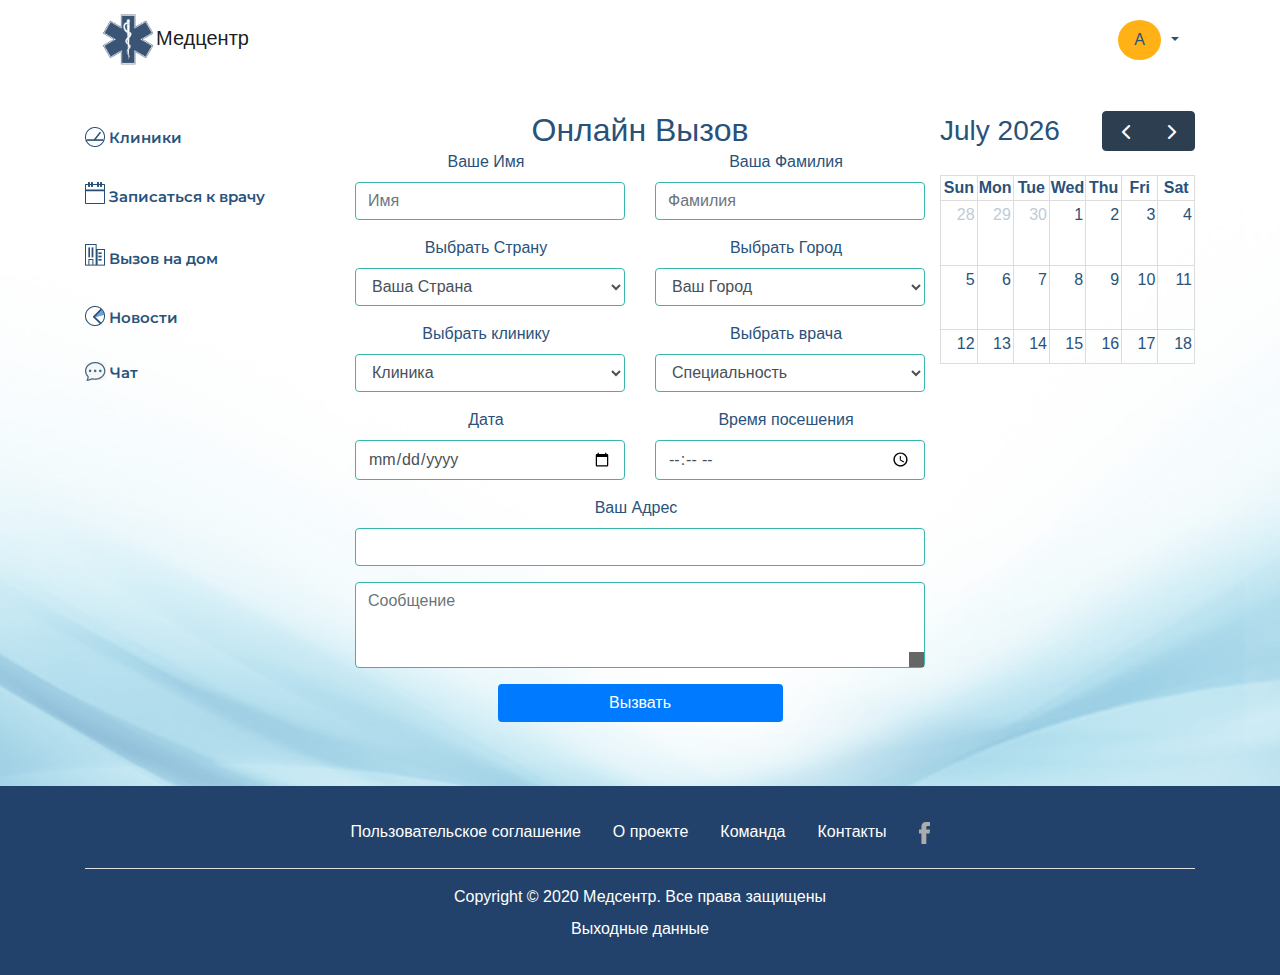
<file: template/call.html>
<!DOCTYPE html>
<html lang="en">
  <head>
    <meta charset="UTF-8" />
    <meta name="viewport" content="width=device-width, initial-scale=1.0" />
    <meta name="viewport" content="width=device-width, initial-scale=1" />
    <title>Document</title>
    <link
      rel="stylesheet"
      href="https://maxcdn.bootstrapcdn.com/bootstrap/4.0.0/css/bootstrap.min.css"
      integrity="sha384-Gn5384xqQ1aoWXA+058RXPxPg6fy4IWvTNh0E263XmFcJlSAwiGgFAW/dAiS6JXm"
      crossorigin="anonymous"
    />
    <link
      href="https://fonts.googleapis.com/css2?family=Montserrat:wght@300;500;600&display=swap"
      rel="stylesheet"
    />
    <link
      href="https://stackpath.bootstrapcdn.com/font-awesome/4.7.0/css/font-awesome.min.css"
      rel="stylesheet"
      integrity="sha384-wvfXpqpZZVQGK6TAh5PVlGOfQNHSoD2xbE+QkPxCAFlNEevoEH3Sl0sibVcOQVnN"
      crossorigin="anonymous"
    />

    <link rel="stylesheet" href="../assets/css/coremain.min.css" />
    <link rel="stylesheet" href="../assets/css/bootmain.min.css" />
    <link rel="stylesheet" href="../assets/css/daymain.min.css" />
    <link rel="stylesheet" href="../assets/css/style.css" />
  </head>
  <body>
    <header class="header">
      <div class="container">
        <nav class="navbar navbar-expand-lg navbar-light">
          <a class="navbar-brand" href="../template/kliniki.html"
            ><img
              src="../assets/img/1200px-Star_of_life.svg.png"
              alt=""
              style="width: 55px; height: auto;"
            />Медцентр</a
          >
          <button
            class="navbar-toggler"
            type="button"
            data-toggle="collapse"
            data-target="#navbarSupportedContent"
            aria-controls="navbarSupportedContent"
            aria-expanded="false"
            aria-label="Toggle navigation"
          >
            <span class="navbar-toggler-icon"></span>
          </button>

          <div class="collapse navbar-collapse" id="navbarSupportedContent">
            <ul class="navbar-nav mr-auto">
              <li class="nav-item">
                <a class="nav-link" href="#"> </a>
              </li>
              <span class="sr-only">(current)</span>
              <li class="nav-item">
                <a class="nav-link" href="#"></a>
              </li>
              <li class="nav-item">
                <a
                  class="nav-link disabled"
                  href="#"
                  tabindex="-1"
                  aria-disabled="true"
                ></a>
              </li>
            </ul>
            <!-- <form class="form-inline my-2 my-lg-0">
            <input
              class="form-control mr-sm-2"
              type="search"
              placeholder="Search"
              aria-label="Search"
            />
            <button class="btn btn-outline-success my-2 my-sm-0" type="submit">
              Search
            </button>
          </form> -->

            <li class="nav-item dropdown">
              <div class="account">
                <span
                  class="nav-link"
                  href="#"
                  id="navbarDropdown"
                  role="button"
                  data-toggle="dropdown"
                  aria-haspopup="true"
                  aria-expanded="false"
                >
                  A
                </span>
                <span
                  class="dropdown-toggle"
                  id="navbarDropdown"
                  role="button"
                  data-toggle="dropdown"
                  aria-haspopup="true"
                  aria-expanded="false"
                ></span>
                <div
                  class="dropdown-menu come"
                  aria-labelledby="navbarDropdown"
                >
                  <div class="user_profile" href="#">
                    <div class="user_img">
                      <img
                        src="../assets/img/raiskie_111___B1zUdkVBAeZ___.jpg"
                        alt=""
                        class="users_img"
                      />
                    </div>
                    <h6>Жапаров Руслан</h6>
                  </div>
                  <a class="dropdown-item" href="#"
                    ><i class="fa fa-user ico" aria-hidden="true"></i>Профиль</a
                  >
                  <a class="dropdown-item" href="#"
                    ><i class="fa fa-pencil-square-o ico" aria-hidden="true"></i
                    >Редактировать профиль</a
                  >
                  <a class="dropdown-item" href="#"
                    ><i class="fa fa-cog ico" aria-hidden="true"></i>Настройки
                    профиля</a
                  >
                  <a class="dropdown-item" href="../index.html"
                    ><i class="fa fa-sign-out ico" aria-hidden="true"></i>Выйти
                    с профиля</a
                  >
                </div>
              </div>
            </li>
          </div>
        </nav>
      </div>
    </header>
    <div class="container site">
      <div class="row">
        <div class="col-xl-3 col-lg-3 col-md-4">
          <div class="left_nav">
            <div class="nav_items">
              <img
                src="../assets/icon/Group 8 (1).png"
                class="nav_icone ler"
                alt=""
              />
              <a href="kliniki.html" class="nav_items_link">Клиники</a>
            </div>
            <div class="nav_items">
              <img src="../assets/icon/Group 11.png" class="nav_icone" alt="" />
              <a href="appointmen.html" class="nav_items_link"
                >Записаться к врачу</a
              >
            </div>
            <div class="nav_items">
              <img src="../assets/icon/Group 10.png" class="nav_icone" alt="" />
              <a href="call.html" class="nav_items_link">Вызов на дом</a>
            </div>
            <div class="nav_items">
              <img
                src="../assets/icon/Group 14.png"
                class="nav_icone ler"
                alt=""
              />
              <a href="news.html" class="nav_items_link">Новости</a>
            </div>
            <div class="nav_items">
              <img
                src="../assets/img/WhatsApp Image 2020-05-28 at 22.41.31 (2).jpeg"
                class="nav_icone ler"
                alt=""
              />
              <a href="chat.html" class="nav_items_link">Чат</a>
            </div>
          </div>
        </div>
        <div class="col-xl-6 col-lg-6 col-md-8 two">
          <div class="containerred">
            <div class="row">
              <div class="appointment">
                <h2>Онлайн Вызов</h2>
                <form action="../callmail.php" method="POST" class="row">
                  <div class="input-field col-12 col-sm-6 col-md-6 col-lg-6">
                    <label class="mr-sm-2" for="inlineFormCustomSelect"
                      >Ваше Имя</label
                    >
                    <input
                      placeholder="Имя"
                      type="text"
                      name="name"
                      id="first_name"
                      class="form-control"
                    />
                  </div>
                  <div class="input-field col-12 col-sm-6 col-md-6 col-lg-6">
                    <label class="mr-sm-2" for="inlineFormCustomSelect"
                      >Ваша Фамилия</label
                    >
                    <input
                      id="last_name"
                      type="text"
                      class="form-control"
                      placeholder="Фамилия"
                      type="text"
                      name="lastname"
                    />
                  </div>
                  <div class="input-field col-12 col-sm-6 col-md-6 col-lg-6">
                    <label class="mr-sm-2" for="inlineFormCustomSelect"
                      >Выбрать Страну</label
                    >
                    <select id="inputState" class="form-control" name="country">
                      <option selected disabled hidden>Ваша Страна</option>
                      <option value="1">Кыргызстан</option>
                      <option value="2">Казахстан</option>
                      <option value="3">Узбекистан</option>
                      <option value="4">Таджикистан</option>
                    </select>
                  </div>
                  <div class="input-field col-12 col-sm-6 col-md-6 col-lg-6">
                    <label class="mr-sm-2" for="inlineFormCustomSelect"
                      >Выбрать Город</label
                    >
                    <select id="inputState" class="form-control" name="city">
                      <option selected disabled hidden>Ваш Город</option>
                      <option value="1">Бишкек</option>
                      <option value="2">Ош</option>
                      <option value="3">Талас</option>
                      <option value="4">Токмок</option>
                    </select>
                  </div>
                  <div class="input-field col-12 col-sm-6 col-md-6 col-lg-6">
                    <label class="mr-sm-2" for="inlineFormCustomSelect"
                      >Выбрать клинику</label
                    >
                    <select id="inputState" class="form-control" name="clinic">
                      <option selected disabled hidden>Клиника</option>
                      <option value="1">Медицинский центр "Санлайт" </option>
                      <option value="2">Медицинский центр "Семья"</option>
                      <option value="3">Медицинский центр Green Clinic</option>
                      <option value="4">Медицинский центр Prime Clinic</option>
                    </select>
                  </div>
                  <div class="input-field col-12 col-sm-6 col-md-6 col-lg-6">
                    <label class="mr-sm-2" for="inlineFormCustomSelect"
                      >Выбрать врача</label
                    >
                    <select
                      id="inputState"
                      class="form-control"
                      name="specialty"
                    >
                      <option selected disabled hidden>Специальность</option>
                      <option value="1">Терапевт</option>
                      <option value="2">Педиатр</option>
                      <option value="3">Кардиолог</option>
                      <option value="4">Стоматолог</option>
                    </select>
                  </div>
                  <div class="input-field col-12 col-sm-6 col-md-6 col-lg-6">
                    <label class="mr-sm-2" for="inlineFormCustomSelect"
                      >Дата</label
                    >
                    <input
                      type="date"
                      class="form-control"
                      name="date"
                      placeholder="Укажите дату
                    "
                    />
                  </div>
                  <div class="input-field col-12 col-sm-6 col-md-6 col-lg-6">
                    <label class="mr-sm-2" for="inlineFormCustomSelect"
                      >Время посешения</label
                    >
                    <input
                      type="time"
                      class="form-control"
                      name="time"
                      placeholder="Укажите время"
                    />
                  </div>
                  <div class="input-field col-12">
                    <label class="mr-sm-2" for="inlineFormCustomSelect"
                      >Ваш Адрес</label
                    >
                    <input type="text" class="form-control" name="adress" />
                  </div>
                  <div class="col-12 form-group">
                    <textarea
                      name="message"
                      class="form-control"
                      rows="3"
                      placeholder="Сообщение"
                      required
                    ></textarea>
                  </div>
                  <div class="input-field col-12">
                    <button
                      class="primary btn-primary auth"
                      type="submit"
                      name="submit"
                      id="btn"
                    >
                      Вызвать
                    </button>
                  </div>
                </form>
              </div>
            </div>
          </div>
        </div>
        <div class="col-xl-3 col-lg-3 col-md-12">
          <div id="demoCalendar"></div>
        </div>
      </div>
    </div>
    <footer class="footer">
      <div class="container">
        <nav class="row footer-top">
          <a href="agreement.html" class="nav-link"
            >Пользовательское соглашение</a
          >
          <a href="about.html" class="nav-link">О проекте</a>
          <a href="#" class="nav-link">Команда</a>
          <a href="contacty.html" class="nav-link">Контакты</a>
          <a href="https://www.facebook.com/" class="nav-link">
            <img src="../assets/img/facebook.svg" alt="" />
          </a>
        </nav>
        <hr style="background: #f8f9fa;" />
        <div class="footer-bottom">
          <span>Copyright © 2020 Медсентр. Все права защищены</span>
          <a href="#" class="nav-link">Выходные данные</a>
        </div>
      </div>
    </footer>
    <script
      src="https://code.jquery.com/jquery-3.2.1.slim.min.js"
      integrity="sha384-KJ3o2DKtIkvYIK3UENzmM7KCkRr/rE9/Qpg6aAZGJwFDMVNA/GpGFF93hXpG5KkN"
      crossorigin="anonymous"
    ></script>
    <script
      src="https://cdnjs.cloudflare.com/ajax/libs/popper.js/1.12.9/umd/popper.min.js"
      integrity="sha384-ApNbgh9B+Y1QKtv3Rn7W3mgPxhU9K/ScQsAP7hUibX39j7fakFPskvXusvfa0b4Q"
      crossorigin="anonymous"
    ></script>
    <script
      src="https://maxcdn.bootstrapcdn.com/bootstrap/4.0.0/js/bootstrap.min.js"
      integrity="sha384-JZR6Spejh4U02d8jOt6vLEHfe/JQGiRRSQQxSfFWpi1MquVdAyjUar5+76PVCmYl"
      crossorigin="anonymous"
    ></script>
    <script src="../assets/js/coremain.min.js"></script>
    <script src="../assets/js/bootmain.min.js"></script>
    <script src="../assets/js/daymain.min.js"></script>
    <script src="../assets/js/index.js"></script>
  </body>
</html>
</file>
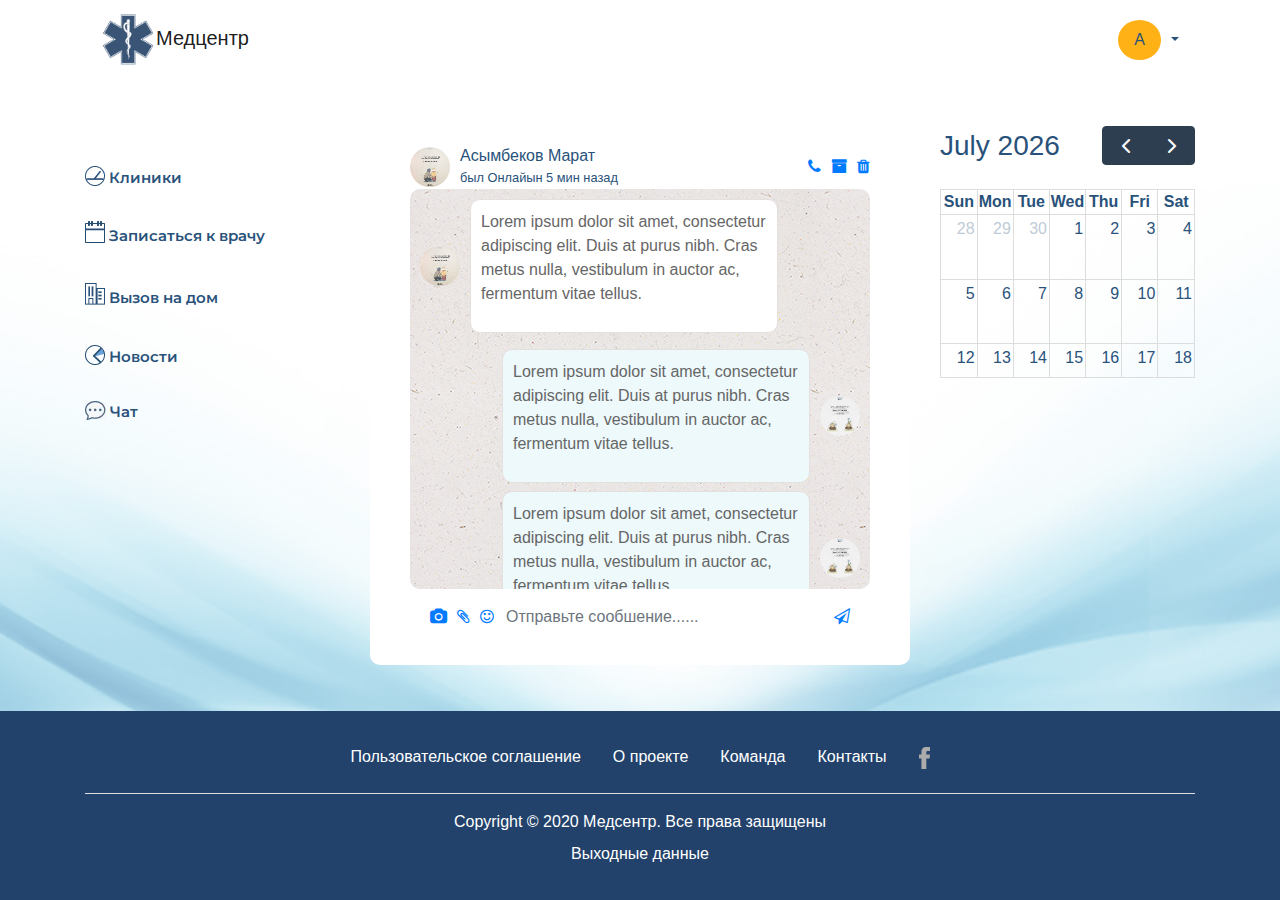
<file: template/chat.html>
<!DOCTYPE html>
<html lang="en">
  <head>
    <meta charset="UTF-8" />
    <meta name="viewport" content="width=device-width, initial-scale=1.0" />
    <meta name="viewport" content="width=device-width, initial-scale=1" />
    <title>Document</title>
    <link
      rel="stylesheet"
      href="https://maxcdn.bootstrapcdn.com/bootstrap/4.0.0/css/bootstrap.min.css"
      integrity="sha384-Gn5384xqQ1aoWXA+058RXPxPg6fy4IWvTNh0E263XmFcJlSAwiGgFAW/dAiS6JXm"
      crossorigin="anonymous"
    />
    <link
      href="https://fonts.googleapis.com/css2?family=Montserrat:wght@300;500;600&display=swap"
      rel="stylesheet"
    />
    <link
      href="https://stackpath.bootstrapcdn.com/font-awesome/4.7.0/css/font-awesome.min.css"
      rel="stylesheet"
      integrity="sha384-wvfXpqpZZVQGK6TAh5PVlGOfQNHSoD2xbE+QkPxCAFlNEevoEH3Sl0sibVcOQVnN"
      crossorigin="anonymous"
    />

    <link rel="stylesheet" href="../assets/css/coremain.min.css" />
    <link rel="stylesheet" href="../assets/css/bootmain.min.css" />
    <link rel="stylesheet" href="../assets/css/daymain.min.css" />
    <link rel="stylesheet" href="../assets/css/style.css" />
  </head>
  <body>
    <header class="header">
      <div class="container">
        <nav class="navbar navbar-expand-lg navbar-light">
          <a class="navbar-brand" href="../template/kliniki.html"
            ><img
              src="../assets/img/1200px-Star_of_life.svg.png"
              alt=""
              style="width: 55px; height: auto;"
            />Медцентр</a
          >
          <button
            class="navbar-toggler"
            type="button"
            data-toggle="collapse"
            data-target="#navbarSupportedContent"
            aria-controls="navbarSupportedContent"
            aria-expanded="false"
            aria-label="Toggle navigation"
          >
            <span class="navbar-toggler-icon"></span>
          </button>

          <div class="collapse navbar-collapse" id="navbarSupportedContent">
            <ul class="navbar-nav mr-auto">
              <li class="nav-item">
                <a class="nav-link" href="#"> </a>
              </li>
              <span class="sr-only">(current)</span>
              <li class="nav-item">
                <a class="nav-link" href="#"></a>
              </li>
              <li class="nav-item">
                <a
                  class="nav-link disabled"
                  href="#"
                  tabindex="-1"
                  aria-disabled="true"
                ></a>
              </li>
            </ul>
            <!-- <form class="form-inline my-2 my-lg-0">
            <input
              class="form-control mr-sm-2"
              type="search"
              placeholder="Search"
              aria-label="Search"
            />
            <button class="btn btn-outline-success my-2 my-sm-0" type="submit">
              Search
            </button>
          </form> -->

            <li class="nav-item dropdown">
              <div class="account">
                <span
                  class="nav-link"
                  href="#"
                  id="navbarDropdown"
                  role="button"
                  data-toggle="dropdown"
                  aria-haspopup="true"
                  aria-expanded="false"
                >
                  A
                </span>
                <span
                  class="dropdown-toggle"
                  id="navbarDropdown"
                  role="button"
                  data-toggle="dropdown"
                  aria-haspopup="true"
                  aria-expanded="false"
                ></span>
                <div
                  class="dropdown-menu come"
                  aria-labelledby="navbarDropdown"
                >
                  <div class="user_profile" href="#">
                    <div class="user_img">
                      <img
                        src="../assets/img/raiskie_111___B1zUdkVBAeZ___.jpg"
                        alt=""
                        class="users_img"
                      />
                    </div>
                    <h6>Жапаров Руслан</h6>
                  </div>
                  <a class="dropdown-item" href="#"
                    ><i class="fa fa-user ico" aria-hidden="true"></i>Профиль</a
                  >
                  <a class="dropdown-item" href="#"
                    ><i class="fa fa-pencil-square-o ico" aria-hidden="true"></i
                    >Редактировать профиль</a
                  >
                  <a class="dropdown-item" href="#"
                    ><i class="fa fa-cog ico" aria-hidden="true"></i>Настройки
                    профиля</a
                  >
                  <a class="dropdown-item" href="../index.html"
                    ><i class="fa fa-sign-out ico" aria-hidden="true"></i>Выйти
                    с профиля</a
                  >
                </div>
              </div>
            </li>
          </div>
        </nav>
      </div>
    </header>
    <div class="container site">
      <div class="row">
        <div class="col-xl-3 col-lg-3 col-md-4">
          <div class="left_nav">
            <div class="padd">
              <div class="nav_items">
                <img
                  src="../assets/icon/Group 8 (1).png"
                  class="nav_icone ler"
                  alt=""
                />
                <a href="kliniki.html" class="nav_items_link">Клиники</a>
              </div>
              <div class="nav_items">
                <img
                  src="../assets/icon/Group 11.png"
                  class="nav_icone"
                  alt=""
                />
                <a href="appointmen.html" class="nav_items_link"
                  >Записаться к врачу</a
                >
              </div>
              <div class="nav_items">
                <img
                  src="../assets/icon/Group 10.png"
                  class="nav_icone"
                  alt=""
                />
                <a href="call.html" class="nav_items_link">Вызов на дом</a>
              </div>
              <div class="nav_items">
                <img
                  src="../assets/icon/Group 14.png"
                  class="nav_icone ler"
                  alt=""
                />
                <a href="news.html" class="nav_items_link">Новости</a>
              </div>
              <div class="nav_items">
                <img
                  src="../assets/img/WhatsApp Image 2020-05-28 at 22.41.31 (2).jpeg"
                  class="nav_icone ler"
                  alt=""
                />
                <a href="chat.html" class="nav_items_link">Чат</a>
              </div>
            </div>
          </div>
        </div>
        <div class="col-xl-6 col-lg-6 col-md-8 two">
          <div class="containerred">
            <div class="chat">
              <div class="chat_header">
                <div class="chat_user">
                  <img src="../assets/img/raiskie_111___B15uRvFBs2K___.jpg" class="chat__img" alt="">
                </div>
                <div class="chat_user_name">
                  <h6>Асымбеков Марат</h6>
                  <small>
                    был Онлайын 5 мин назад
                  </small>
                </div>
                <nav class="chat_list">
                  <a href="" class="chat_header_link"><i class="fa fa-phone" aria-hidden="true"></i></a>
                  <a href="" class="chat_header_link"><i class="fa fa-archive" aria-hidden="true"></i></a>
                  <a href="" class="chat_header_link"><i class="fa fa-trash" aria-hidden="true"></i></a>
                </nav>
              </div>
              <section class="chat_body">
                <div class="message message--user-1">
                  
                  <div class="message__author-pic">
                    <img
                      src="../assets/img/raiskie_111___B15uRvFBs2K___.jpg"
                      class="chat__img"
                    />
                  </div>
                  <div class="message__text">
                    <p>
                      Lorem ipsum dolor sit amet, consectetur adipiscing elit.
                      Duis at purus nibh. Cras metus nulla, vestibulum in auctor
                      ac, fermentum vitae tellus.
                    </p>
                  </div>
                </div>
                <div class="message message--user-2">
                 
                  <div class="message__author-pic">
                    <img
                      src="../assets/img/raiskie_111___B1zUdkVBAeZ___.jpg"
                      class="chat__img"
                    />
                  </div>
                  <div class="message__text">
                    <p>
                      Lorem ipsum dolor sit amet, consectetur adipiscing elit.
                      Duis at purus nibh. Cras metus nulla, vestibulum in auctor
                      ac, fermentum vitae tellus.
                    </p>
                  </div>
                </div>
                <div class="message message--user-2">
                
                  <div class="message__author-pic">
                    <img
                      src="../assets/img/raiskie_111___B1zUdkVBAeZ___.jpg"
                      class="chat__img"
                    />
                  </div>
                  <div class="message__text">
                    <p>
                      Lorem ipsum dolor sit amet, consectetur adipiscing elit.
                      Duis at purus nibh. Cras metus nulla, vestibulum in auctor
                      ac, fermentum vitae tellus.
                    </p>
                  </div>
                </div>
                <div class="message message--user-1">
                 
                  <div class="message__author-pic">
                    <img
                      src="../assets/img/raiskie_111___B15uRvFBs2K___.jpg"
                      class="chat__img"
                    />
                  <div class="message__text">
                    <p>
                      Lorem ipsum dolor sit amet, consectetur adipiscing elit.
                      Duis at purus nibh. Cras metus nulla, vestibulum. 
                    </p>
                  </div>
                </div>
              </section>
              <div class=" chat_submit">
                <nav class="submit_list">
                  <a href="" class="chat_link"><i class="fa fa-camera" aria-hidden="true"></i></a>
                  <a href="" class="chat_link"><i class="fa fa-paperclip" aria-hidden="true"></i></a>
                  <a href="" class="chat_link"><i class="fa fa-smile-o" aria-hidden="true"></i></a>
                </nav>
                <input type="text" class="form-control form-chat" placeholder="Отправьте сообшение......">
                <a href="">
                  <i class="fa fa-paper-plane-o" aria-hidden="true"></i>
                </a>
              </div>
            </div>
          </div>
        </div>
        <div class="col-xl-3 col-lg-3 col-md-12">
          <div id="demoCalendar"></div>
         
        </div>
      </div>
    </div>
    <footer class="footer">
      <div class="container">
        <nav class="row footer-top">
          <a href="agreement.html" class="nav-link">Пользовательское соглашение</a>
          <a href="about.html" class="nav-link">О проекте</a>
          <a href="#" class="nav-link">Команда</a>
          <a href="contacty.html" class="nav-link">Контакты</a>
          <a href="https://www.facebook.com/" class="nav-link">
            <img src="../assets/img/facebook.svg" alt="" />
          </a>
        </nav>
        <hr style="background: #f8f9fa;" />
        <div class="footer-bottom">
          <span>Copyright © 2020 Медсентр. Все права защищены</span>
          <a href="#" class="nav-link">Выходные данные</a>
        </div>
      </div>
    </footer>
    <script
      src="https://code.jquery.com/jquery-3.2.1.slim.min.js"
      integrity="sha384-KJ3o2DKtIkvYIK3UENzmM7KCkRr/rE9/Qpg6aAZGJwFDMVNA/GpGFF93hXpG5KkN"
      crossorigin="anonymous"
    ></script>
    <script
      src="https://cdnjs.cloudflare.com/ajax/libs/popper.js/1.12.9/umd/popper.min.js"
      integrity="sha384-ApNbgh9B+Y1QKtv3Rn7W3mgPxhU9K/ScQsAP7hUibX39j7fakFPskvXusvfa0b4Q"
      crossorigin="anonymous"
    ></script>
    <script
      src="https://maxcdn.bootstrapcdn.com/bootstrap/4.0.0/js/bootstrap.min.js"
      integrity="sha384-JZR6Spejh4U02d8jOt6vLEHfe/JQGiRRSQQxSfFWpi1MquVdAyjUar5+76PVCmYl"
      crossorigin="anonymous"
    ></script>
    <script src="../assets/js/coremain.min.js"></script>
    <script src="../assets/js/bootmain.min.js"></script>
    <script src="../assets/js/daymain.min.js"></script>
    <script src="../assets/js/index.js"></script>
  </body>
</html>
</file>
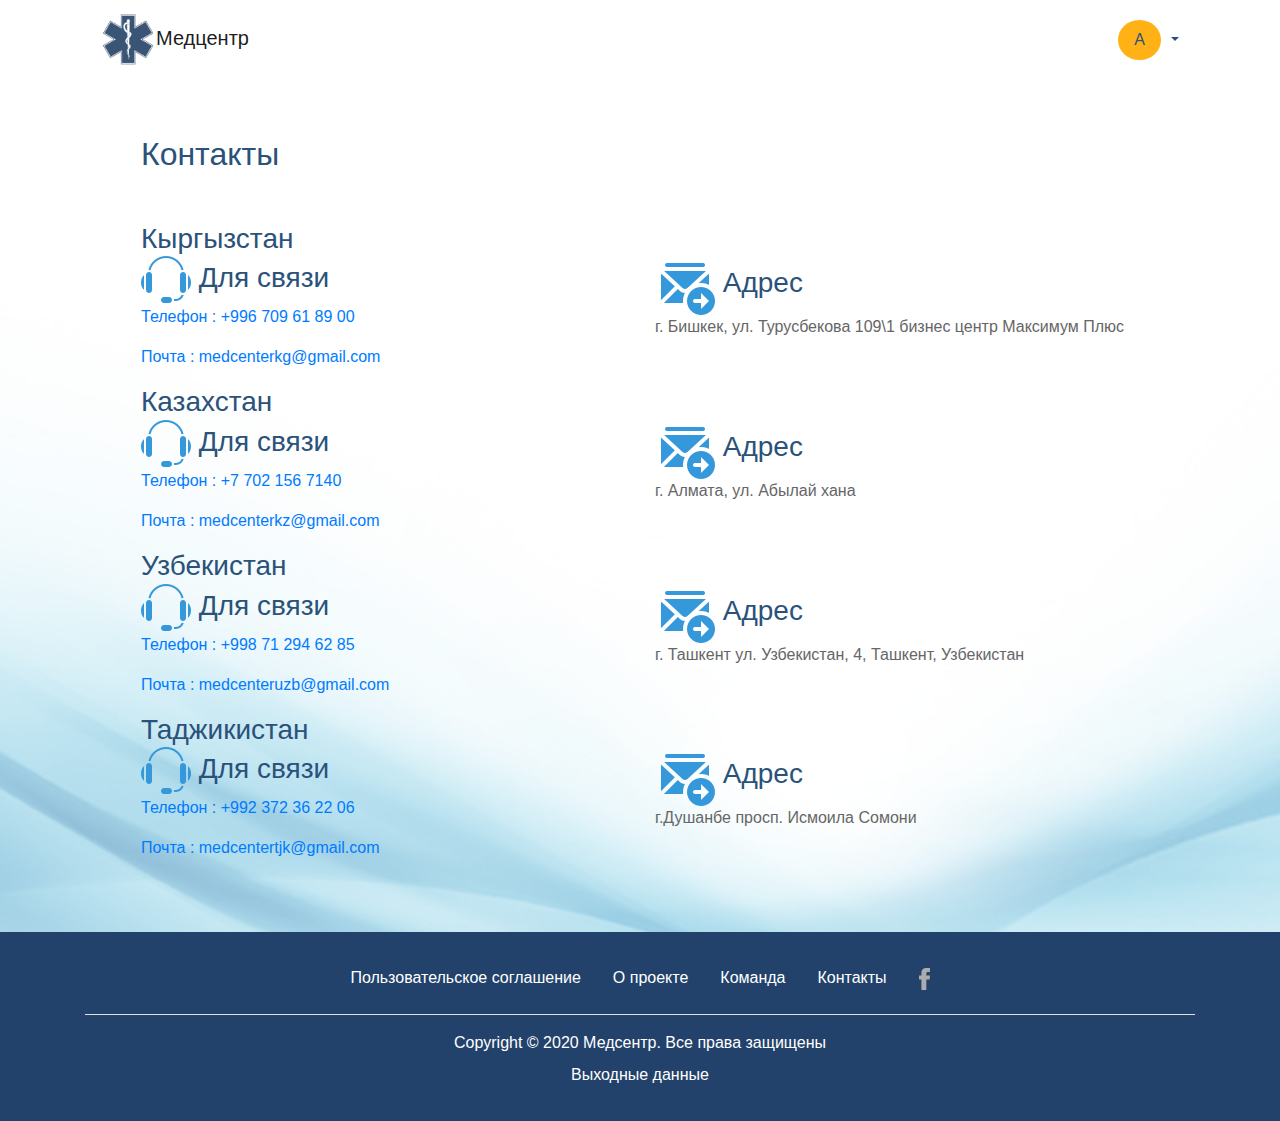
<file: template/contacty.html>
<!DOCTYPE html>
<html lang="en">
  <head>
    <meta charset="UTF-8" />
    <meta name="viewport" content="width=device-width, initial-scale=1.0" />
    <meta name="viewport" content="width=device-width, initial-scale=1" />
    <title>Document</title>
    <link
      rel="stylesheet"
      href="https://maxcdn.bootstrapcdn.com/bootstrap/4.0.0/css/bootstrap.min.css"
      integrity="sha384-Gn5384xqQ1aoWXA+058RXPxPg6fy4IWvTNh0E263XmFcJlSAwiGgFAW/dAiS6JXm"
      crossorigin="anonymous"
    />
    <link
      href="https://fonts.googleapis.com/css2?family=Montserrat:wght@300;500;600&display=swap"
      rel="stylesheet"
    />
    <link
      href="https://stackpath.bootstrapcdn.com/font-awesome/4.7.0/css/font-awesome.min.css"
      rel="stylesheet"
      integrity="sha384-wvfXpqpZZVQGK6TAh5PVlGOfQNHSoD2xbE+QkPxCAFlNEevoEH3Sl0sibVcOQVnN"
      crossorigin="anonymous"
    />

    <link rel="stylesheet" href="../assets/css/coremain.min.css" />
    <link rel="stylesheet" href="../assets/css/bootmain.min.css" />
    <link rel="stylesheet" href="../assets/css/daymain.min.css" />
    <link rel="stylesheet" href="../assets/css/style.css" />
  </head>
  <body>
    <header class="header">
      <div class="container">
        <nav class="navbar navbar-expand-lg navbar-light">
          <a class="navbar-brand" href="../template/kliniki.html"
            ><img
              src="../assets/img/1200px-Star_of_life.svg.png"
              alt=""
              style="width: 55px; height: auto;"
            />Медцентр</a
          >
          <button
            class="navbar-toggler"
            type="button"
            data-toggle="collapse"
            data-target="#navbarSupportedContent"
            aria-controls="navbarSupportedContent"
            aria-expanded="false"
            aria-label="Toggle navigation"
          >
            <span class="navbar-toggler-icon"></span>
          </button>

          <div class="collapse navbar-collapse" id="navbarSupportedContent">
            <ul class="navbar-nav mr-auto">
              <li class="nav-item">
                <a class="nav-link" href="#"> </a>
              </li>
              <span class="sr-only">(current)</span>
              <li class="nav-item">
                <a class="nav-link" href="#"></a>
              </li>
              <li class="nav-item">
                <a
                  class="nav-link disabled"
                  href="#"
                  tabindex="-1"
                  aria-disabled="true"
                ></a>
              </li>
            </ul>
            <!-- <form class="form-inline my-2 my-lg-0">
            <input
              class="form-control mr-sm-2"
              type="search"
              placeholder="Search"
              aria-label="Search"
            />
            <button class="btn btn-outline-success my-2 my-sm-0" type="submit">
              Search
            </button>
          </form> -->

            <li class="nav-item dropdown">
              <div class="account">
                <span
                  class="nav-link"
                  href="#"
                  id="navbarDropdown"
                  role="button"
                  data-toggle="dropdown"
                  aria-haspopup="true"
                  aria-expanded="false"
                >
                  A
                </span>
                <span
                  class="dropdown-toggle"
                  id="navbarDropdown"
                  role="button"
                  data-toggle="dropdown"
                  aria-haspopup="true"
                  aria-expanded="false"
                ></span>
                <div
                  class="dropdown-menu come"
                  aria-labelledby="navbarDropdown"
                >
                  <div class="user_profile" href="#">
                    <div class="user_img">
                      <img
                        src="../assets/img/raiskie_111___B1zUdkVBAeZ___.jpg"
                        alt=""
                        class="users_img"
                      />
                    </div>
                    <h6>Жапаров Руслан</h6>
                  </div>
                  <a class="dropdown-item" href="#"
                    ><i class="fa fa-user ico" aria-hidden="true"></i>Профиль</a
                  >
                  <a class="dropdown-item" href="#"
                    ><i class="fa fa-pencil-square-o ico" aria-hidden="true"></i
                    >Редактировать профиль</a
                  >
                  <a class="dropdown-item" href="#"
                    ><i class="fa fa-cog ico" aria-hidden="true"></i>Настройки
                    профиля</a
                  >
                  <a class="dropdown-item" href="../index.html"
                    ><i class="fa fa-sign-out ico" aria-hidden="true"></i>Выйти
                    с профиля</a
                  >
                </div>
              </div>
            </li>
          </div>
        </nav>
      </div>
    </header>
    <div class="inner">
      <div class="container">
        <div class="inner-content">
          <h2 style="margin-bottom: 3rem;">
            Контакты
          </h2>
          <div class="row">
            <div class="col-12">
              <h3>Кыргызстан</h3>
              <div class="row">
                <div class="col-xs-12 col-sm-6">
                  <h3>
                    <img src="../assets/icon/icons8-headset-50.png" alt="" /> Для
                    связи
                  </h3>
                  <p>
                    <a href="tel:+996709618900">Телефон : +996 709 61 89 00</a>
                  </p>
                  <p>
                    <a href="mailto:adilettulebaev@gmail.com"
                      >Почта : medcenterkg@gmail.com</a
                    >
                  </p>
                </div>
                <div class="col-xs-12 col-sm-6">
                  <h3>
                    <img src="../assets/icon/icons8-send-email-60.png" alt="" />
                    Адрес
                  </h3>
                  <p>
                    г. Бишкек, ул. Турусбекова 109\1 бизнес центр Максимум Плюс
                  </p>
                </div>
              </div>
            </div>
            
          </div>
          <div class="row">
            <div class="col-12">
              <h3>Казахстан</h3>
              <div class="row">
                <div class="col-xs-12 col-sm-6">
                  <h3>
                    <img src="../assets/icon/icons8-headset-50.png" alt="" /> Для
                    связи
                  </h3>
                  <p>
                    <a href="tel:+996709618900">Телефон : +7 702 156 7140</a>
                  </p>
                  <p>
                    <a href="mailto:adilettulebaev@gmail.com"
                      >Почта : medcenterkz@gmail.com</a
                    >
                  </p>
                </div>
                <div class="col-xs-12 col-sm-6">
                  <h3>
                    <img src="../assets/icon/icons8-send-email-60.png" alt="" />
                    Адрес
                  </h3>
                  <p>
                    г. Алмата, ул. Абылай хана
                  </p>
                </div>
              </div>
            </div>
        </div>
        <div class="row">
            <div class="col-12">
              <h3>Узбекистан</h3>
              <div class="row">
                <div class="col-xs-12 col-sm-6">
                  <h3>
                    <img src="../assets/icon/icons8-headset-50.png" alt="" /> Для
                    связи
                  </h3>
                  <p>
                    <a href="tel:+996709618900">Телефон : +998 71 294 62 85</a>
                  </p>
                  <p>
                    <a href="mailto:adilettulebaev@gmail.com"
                      >Почта : medcenteruzb@gmail.com</a
                    >
                  </p>
                </div>
                <div class="col-xs-12 col-sm-6">
                  <h3>
                    <img src="../assets/icon/icons8-send-email-60.png" alt="" />
                    Адрес
                  </h3>
                  <p>
                      г. Ташкент  ул. Узбекистан, 4, Ташкент, Узбекистан
                  </p>
                </div>
              </div>
            </div>
        </div>
        <div class="row">
            <div class="col-12">
              <h3>Таджикистан</h3>
              <div class="row">
                <div class="col-12 col-sm-6">
                  <h3>
                    <img src="../assets/icon/icons8-headset-50.png" alt="" /> Для
                    связи
                  </h3>
                  <p>
                    <a href="tel:+996709618900">Телефон : +992 372 36 22 06</a>
                  </p>
                  <p>
                    <a href="mailto:adilettulebaev@gmail.com"
                      >Почта : medcentertjk@gmail.com</a
                    >
                  </p>
                </div>
                <div class="col-12 col-sm-6">
                  <h3>
                    <img src="../assets/icon/icons8-send-email-60.png" alt="" />
                    Адрес
                  </h3>
                  <p>
                    
                      г.Душанбе  просп. Исмоила Сомони
                  </p>
                </div>
              </div>
            </div>
        </div>
      </div>
    </div>
    <footer class="footer">
      <div class="container">
        <nav class="row footer-top">
          <a href="agreement.html" class="nav-link">Пользовательское соглашение</a>
          <a href="about.html" class="nav-link">О проекте</a>
          <a href="#" class="nav-link">Команда</a>
          <a href="contacty.html" class="nav-link">Контакты</a>
          <a href="https://www.facebook.com/" class="nav-link">
            <img src="../assets/img/facebook.svg" alt="" />
          </a>
        </nav>
        <hr style="background: #f8f9fa;" />
        <div class="footer-bottom">
          <span>Copyright © 2020 Медсентр. Все права защищены</span>
          <a href="#" class="nav-link">Выходные данные</a>
        </div>
      </div>
    </footer>
    <script
      src="https://code.jquery.com/jquery-3.2.1.slim.min.js"
      integrity="sha384-KJ3o2DKtIkvYIK3UENzmM7KCkRr/rE9/Qpg6aAZGJwFDMVNA/GpGFF93hXpG5KkN"
      crossorigin="anonymous"
    ></script>
    <script
      src="https://cdnjs.cloudflare.com/ajax/libs/popper.js/1.12.9/umd/popper.min.js"
      integrity="sha384-ApNbgh9B+Y1QKtv3Rn7W3mgPxhU9K/ScQsAP7hUibX39j7fakFPskvXusvfa0b4Q"
      crossorigin="anonymous"
    ></script>
    <script
      src="https://maxcdn.bootstrapcdn.com/bootstrap/4.0.0/js/bootstrap.min.js"
      integrity="sha384-JZR6Spejh4U02d8jOt6vLEHfe/JQGiRRSQQxSfFWpi1MquVdAyjUar5+76PVCmYl"
      crossorigin="anonymous"
    ></script>
    <script src="../assets/js/coremain.min.js"></script>
    <script src="../assets/js/bootmain.min.js"></script>
    <script src="../assets/js/daymain.min.js"></script>
    <script src="../assets/js/index.js"></script>
  </body>
</html>
</file>
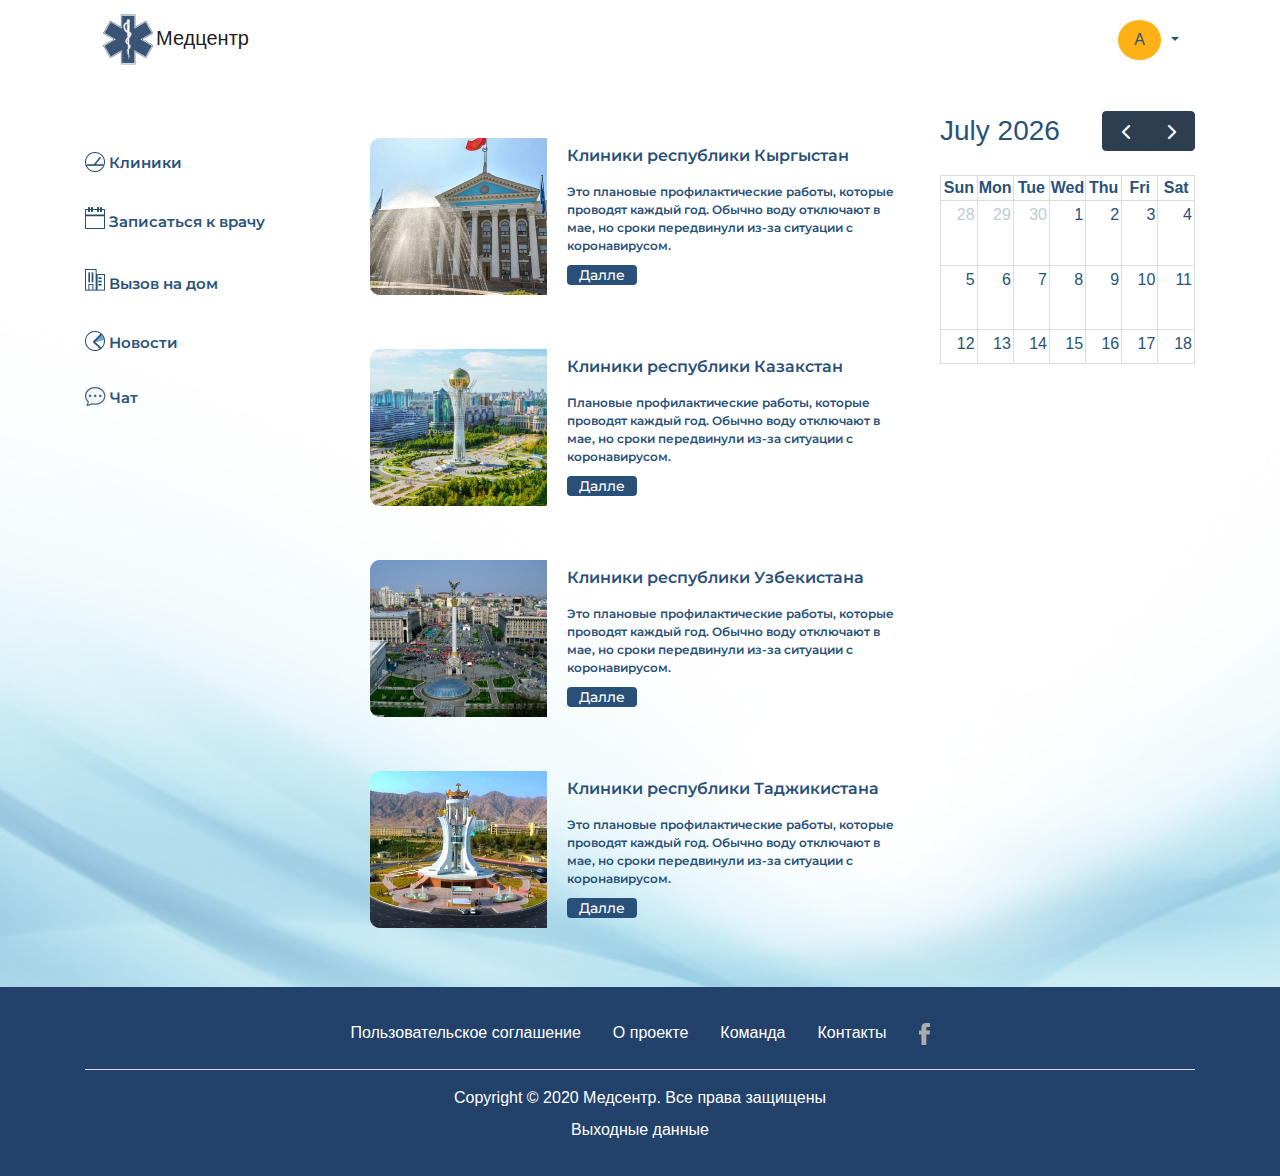
<file: template/kliniki.html>
<!DOCTYPE html>
<html lang="en">
  <head>
    <meta charset="UTF-8" />
    <meta name="viewport" content="width=device-width, initial-scale=1.0" />
    <meta name="viewport" content="width=device-width, initial-scale=1" />
    <title>Document</title>
    <link
      rel="stylesheet"
      href="https://maxcdn.bootstrapcdn.com/bootstrap/4.0.0/css/bootstrap.min.css"
      integrity="sha384-Gn5384xqQ1aoWXA+058RXPxPg6fy4IWvTNh0E263XmFcJlSAwiGgFAW/dAiS6JXm"
      crossorigin="anonymous"
    />
    <link
      href="https://fonts.googleapis.com/css2?family=Montserrat:wght@300;500;600&display=swap"
      rel="stylesheet"
    />
    <link
      href="https://stackpath.bootstrapcdn.com/font-awesome/4.7.0/css/font-awesome.min.css"
      rel="stylesheet"
      integrity="sha384-wvfXpqpZZVQGK6TAh5PVlGOfQNHSoD2xbE+QkPxCAFlNEevoEH3Sl0sibVcOQVnN"
      crossorigin="anonymous"
    />

    <link rel="stylesheet" href="../assets/css/coremain.min.css" />
    <link rel="stylesheet" href="../assets/css/bootmain.min.css" />
    <link rel="stylesheet" href="../assets/css/daymain.min.css" />
    <link rel="stylesheet" href="../assets/css/style.css" />
  </head>
  <body>
    <header class="header">
      <div class="container">
        <nav class="navbar navbar-expand-lg navbar-light">
          <a class="navbar-brand" href="../template/kliniki.html"
            ><img
              src="../assets/img/1200px-Star_of_life.svg.png"
              alt=""
              style="width: 55px; height: auto;"
            />Медцентр</a
          >
          <button
            class="navbar-toggler"
            type="button"
            data-toggle="collapse"
            data-target="#navbarSupportedContent"
            aria-controls="navbarSupportedContent"
            aria-expanded="false"
            aria-label="Toggle navigation"
          >
            <span class="navbar-toggler-icon"></span>
          </button>

          <div class="collapse navbar-collapse" id="navbarSupportedContent">
            <ul class="navbar-nav mr-auto">
              <li class="nav-item">
                <a class="nav-link" href="#"> </a>
              </li>
              <span class="sr-only">(current)</span>
              <li class="nav-item">
                <a class="nav-link" href="#"></a>
              </li>
              <li class="nav-item">
                <a
                  class="nav-link disabled"
                  href="#"
                  tabindex="-1"
                  aria-disabled="true"
                ></a>
              </li>
            </ul>
            <!-- <form class="form-inline my-2 my-lg-0">
            <input
              class="form-control mr-sm-2"
              type="search"
              placeholder="Search"
              aria-label="Search"
            />
            <button class="btn btn-outline-success my-2 my-sm-0" type="submit">
              Search
            </button>
          </form> -->

            <li class="nav-item dropdown">
              <div class="account">
                <span
                  class="nav-link"
                  href="#"
                  id="navbarDropdown"
                  role="button"
                  data-toggle="dropdown"
                  aria-haspopup="true"
                  aria-expanded="false"
                >
                  A
                </span>
                <span
                  class="dropdown-toggle"
                  id="navbarDropdown"
                  role="button"
                  data-toggle="dropdown"
                  aria-haspopup="true"
                  aria-expanded="false"
                ></span>
                <div
                  class="dropdown-menu come"
                  aria-labelledby="navbarDropdown"
                >
                  <div class="user_profile" href="#">
                    <div class="user_img">
                      <img
                        src="../assets/img/raiskie_111___B1zUdkVBAeZ___.jpg"
                        alt=""
                        class="users_img"
                      />
                    </div>
                    <h6>Жапаров Руслан</h6>
                  </div>
                  <a class="dropdown-item" href="#"
                    ><i class="fa fa-user ico" aria-hidden="true"></i>Профиль</a
                  >
                  <a class="dropdown-item" href="#"
                    ><i class="fa fa-pencil-square-o ico" aria-hidden="true"></i
                    >Редактировать профиль</a
                  >
                  <a class="dropdown-item" href="#"
                    ><i class="fa fa-cog ico" aria-hidden="true"></i>Настройки
                    профиля</a
                  >
                  <a class="dropdown-item" href="../index.html"
                    ><i class="fa fa-sign-out ico" aria-hidden="true"></i>Выйти
                    с профиля</a
                  >
                </div>
              </div>
            </li>
          </div>
        </nav>
      </div>
    </header>
    <div class="container site">
      <div class="row">
        <div class="col-xl-3 col-lg-3 col-md-4">
          <div class="left_nav">
            <div class="padd">
              <div class="nav_items">
                <img
                  src="../assets/icon/Group 8 (1).png"
                  class="nav_icone ler"
                  alt=""
                />
                <a href="kliniki.html" class="nav_items_link">Клиники</a>
              </div>
              <div class="nav_items">
                <img
                  src="../assets/icon/Group 11.png"
                  class="nav_icone"
                  alt=""
                />
                <a href="appointmen.html" class="nav_items_link"
                  >Записаться к врачу</a
                >
              </div>
              <div class="nav_items">
                <img
                  src="../assets/icon/Group 10.png"
                  class="nav_icone"
                  alt=""
                />
                <a href="call.html" class="nav_items_link">Вызов на дом</a>
              </div>
              <div class="nav_items">
                <img
                  src="../assets/icon/Group 14.png"
                  class="nav_icone ler"
                  alt=""
                />
                <a href="news.html" class="nav_items_link">Новости</a>
              </div>
              <div class="nav_items">
                <img
                  src="../assets/img/WhatsApp Image 2020-05-28 at 22.41.31 (2).jpeg"
                  class="nav_icone ler"
                  alt=""
                />
                <a href="chat.html" class="nav_items_link">Чат</a>
              </div>
            </div>
          </div>
        </div>
        <div class="col-xl-6 col-lg-6 col-md-8 two">
          <div class="containerred">
            <div class="row">
              <div class="col">
                <a href="../app/kr.html" class="link__clinik">
                  <div class="respublic__blog">
                    <div class="img">
                      <img src="../assets/img/Rectangle 43 (6).png" alt="" />
                    </div>
                    <div class="content__text">
                      <h2 class="content__text__title">
                        Клиники республики Кыргыстан
                      </h2>
                      <p class="content__text__poragrohp">
                        Это плановые профилактические работы, которые проводят
                        каждый год. Обычно воду отключают в мае, но сроки
                        передвинули из-за ситуации с коронавирусом.
                      </p>
                      <div class="content__button">
                        <p class="content__button__text">
                          Далле
                        </p>
                      </div>
                    </div>
                  </div>
                </a>

                <a href="../app/kz.html" class="link__clinik">
                  <div class="respublic__blog">
                    <div class="img">
                      <img src="../assets/img/Rectangle 43 (7).png" alt="" />
                    </div>
                    <div class="content__text">
                      <h2 class="content__text__title">
                        Клиники республики Казакстан
                      </h2>
                      <p class="content__text__poragrohp">
                        Плановые профилактические работы, которые проводят
                        каждый год. Обычно воду отключают в мае, но сроки
                        передвинули из-за ситуации с коронавирусом.
                      </p>
                      <div class="content__button">
                        <p class="content__button__text">
                          Далле
                        </p>
                      </div>
                    </div>
                  </div>
                </a>

                <a href="../app/uz.html" class="link__clinik">
                  <div class="respublic__blog">
                    <div class="img">
                      <img src="../assets/img/Rectangle 43 (8).png" alt="" />
                    </div>
                    <div class="content__text">
                      <h2 class="content__text__title">
                        Клиники республики Узбекистана
                      </h2>
                      <p class="content__text__poragrohp">
                        Это плановые профилактические работы, которые проводят
                        каждый год. Обычно воду отключают в мае, но сроки
                        передвинули из-за ситуации с коронавирусом.
                      </p>
                      <div class="content__button">
                        <p class="content__button__text">
                          Далле
                        </p>
                      </div>
                    </div>
                  </div>
                </a>

                <a href="../app/tsh.html" class="link__clinik">
                  <div class="respublic__blog">
                    <div class="img">
                      <img src="../assets/img/Rectangle 43 (9).png" alt="" />
                    </div>
                    <div class="content__text">
                      <h2 class="content__text__title">
                        Клиники республики Таджикистана
                      </h2>
                      <p class="content__text__poragrohp">
                        Это плановые профилактические работы, которые проводят
                        каждый год. Обычно воду отключают в мае, но сроки
                        передвинули из-за ситуации с коронавирусом.
                      </p>
                      <div class="content__button">
                        <p class="content__button__text">
                          Далле
                        </p>
                      </div>
                    </div>
                  </div>
                </a>
              </div>
            </div>
          </div>
        </div>
        <div class="col-xl-3 col-lg-3 col-md-12">
          <div id="demoCalendar"></div>
        </div>
      </div>
    </div>
    <footer class="footer">
      <div class="container">
        <nav class="row footer-top">
          <a href="agreement.html" class="nav-link"
            >Пользовательское соглашение</a
          >
          <a href="about.html" class="nav-link">О проекте</a>
          <a href="#" class="nav-link">Команда</a>
          <a href="contacty.html" class="nav-link">Контакты</a>
          <a href="https://www.facebook.com/" class="nav-link">
            <img src="../assets/img/facebook.svg" alt="" />
          </a>
        </nav>
        <hr style="background: #f8f9fa;" />
        <div class="footer-bottom">
          <span>Copyright © 2020 Медсентр. Все права защищены</span>
          <a href="#" class="nav-link">Выходные данные</a>
        </div>
      </div>
    </footer>
    <script
      src="https://code.jquery.com/jquery-3.2.1.slim.min.js"
      integrity="sha384-KJ3o2DKtIkvYIK3UENzmM7KCkRr/rE9/Qpg6aAZGJwFDMVNA/GpGFF93hXpG5KkN"
      crossorigin="anonymous"
    ></script>
    <script
      src="https://cdnjs.cloudflare.com/ajax/libs/popper.js/1.12.9/umd/popper.min.js"
      integrity="sha384-ApNbgh9B+Y1QKtv3Rn7W3mgPxhU9K/ScQsAP7hUibX39j7fakFPskvXusvfa0b4Q"
      crossorigin="anonymous"
    ></script>
    <script
      src="https://maxcdn.bootstrapcdn.com/bootstrap/4.0.0/js/bootstrap.min.js"
      integrity="sha384-JZR6Spejh4U02d8jOt6vLEHfe/JQGiRRSQQxSfFWpi1MquVdAyjUar5+76PVCmYl"
      crossorigin="anonymous"
    ></script>
    <script src="../assets/js/coremain.min.js"></script>
    <script src="../assets/js/bootmain.min.js"></script>
    <script src="../assets/js/daymain.min.js"></script>
    <script src="../assets/js/index.js"></script>
  </body>
</html>
</file>
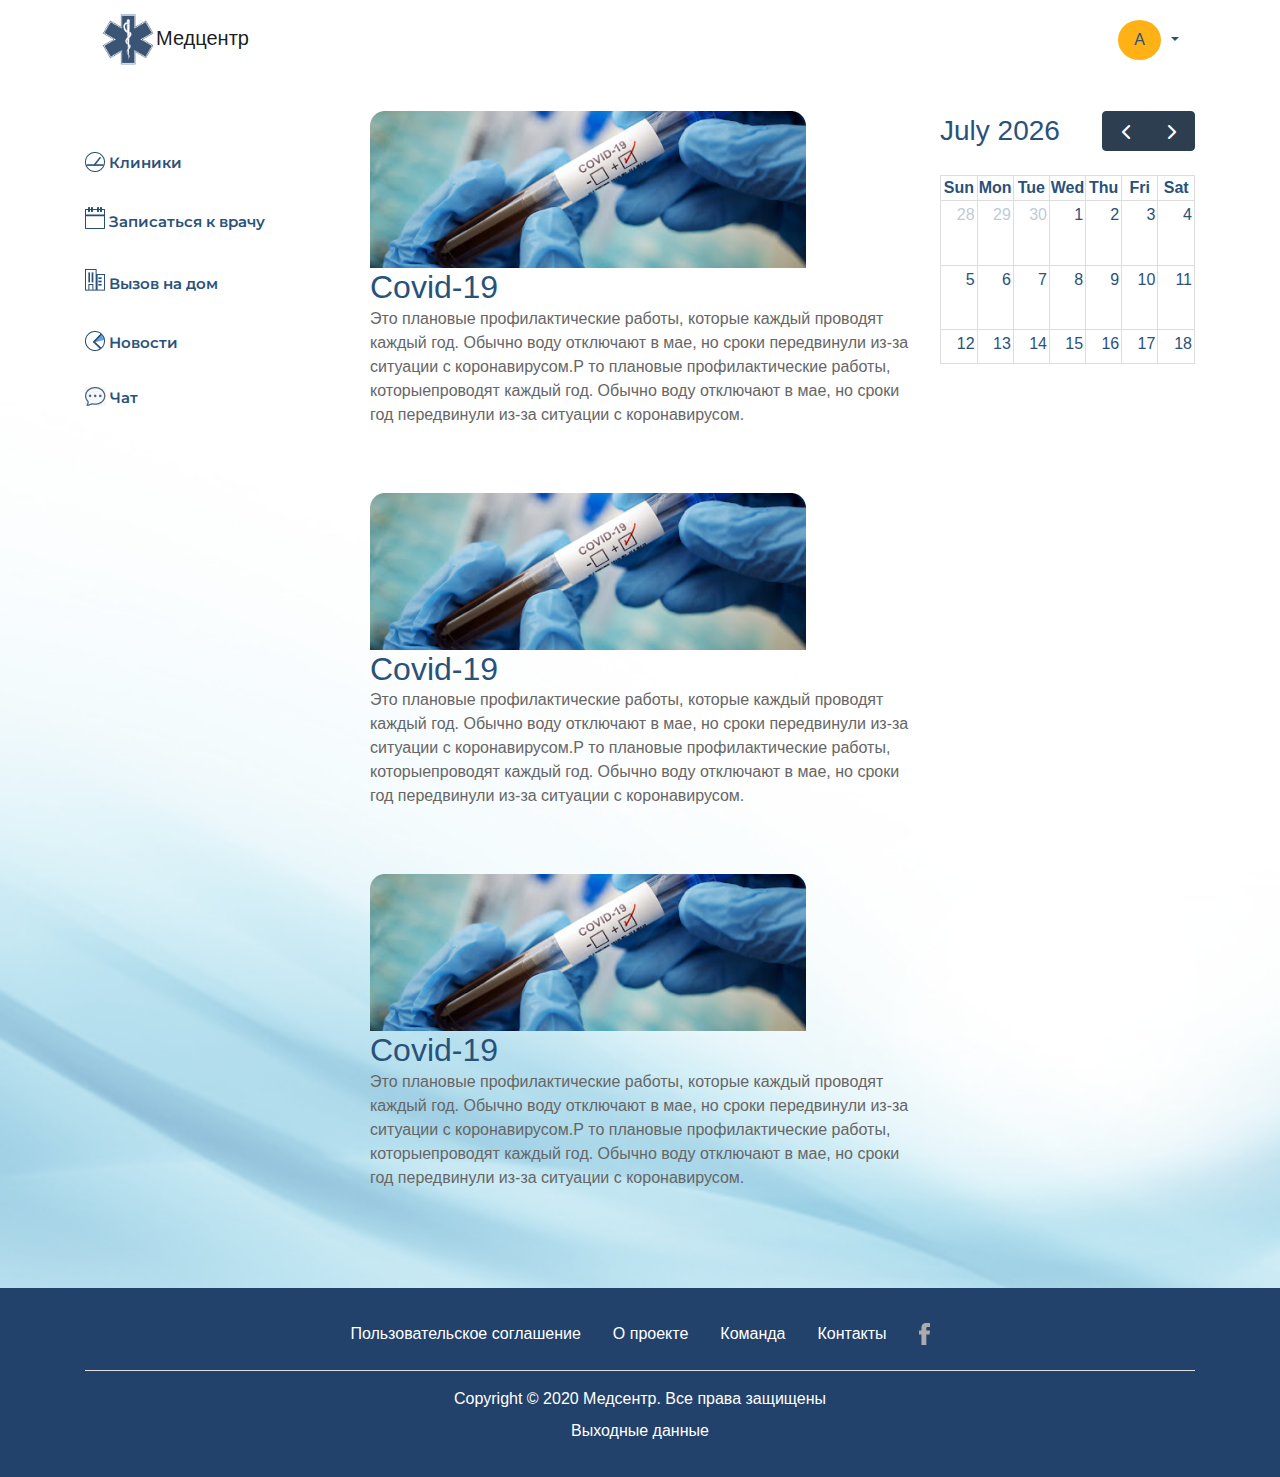
<file: template/news.html>
<!DOCTYPE html>
<html lang="en">
  <head>
    <meta charset="UTF-8" />
    <meta name="viewport" content="width=device-width, initial-scale=1.0" />
    <meta name="viewport" content="width=device-width, initial-scale=1" />
    <title>Document</title>
    <link
      rel="stylesheet"
      href="https://maxcdn.bootstrapcdn.com/bootstrap/4.0.0/css/bootstrap.min.css"
      integrity="sha384-Gn5384xqQ1aoWXA+058RXPxPg6fy4IWvTNh0E263XmFcJlSAwiGgFAW/dAiS6JXm"
      crossorigin="anonymous"
    />
    <link
      href="https://fonts.googleapis.com/css2?family=Montserrat:wght@300;500;600&display=swap"
      rel="stylesheet"
    />
    <link
      href="https://stackpath.bootstrapcdn.com/font-awesome/4.7.0/css/font-awesome.min.css"
      rel="stylesheet"
      integrity="sha384-wvfXpqpZZVQGK6TAh5PVlGOfQNHSoD2xbE+QkPxCAFlNEevoEH3Sl0sibVcOQVnN"
      crossorigin="anonymous"
    />

    <link rel="stylesheet" href="../assets/css/coremain.min.css" />
    <link rel="stylesheet" href="../assets/css/bootmain.min.css" />
    <link rel="stylesheet" href="../assets/css/daymain.min.css" />
    <link rel="stylesheet" href="../assets/css/style.css" />
  </head>
  <body>
    <header class="header">
      <div class="container">
        <nav class="navbar navbar-expand-lg navbar-light">
          <a class="navbar-brand" href="../template/kliniki.html"
            ><img
              src="../assets/img/1200px-Star_of_life.svg.png"
              alt=""
              style="width: 55px; height: auto;"
            />Медцентр</a
          >
          <button
            class="navbar-toggler"
            type="button"
            data-toggle="collapse"
            data-target="#navbarSupportedContent"
            aria-controls="navbarSupportedContent"
            aria-expanded="false"
            aria-label="Toggle navigation"
          >
            <span class="navbar-toggler-icon"></span>
          </button>

          <div class="collapse navbar-collapse" id="navbarSupportedContent">
            <ul class="navbar-nav mr-auto">
              <li class="nav-item">
                <a class="nav-link" href="#"> </a>
              </li>
              <span class="sr-only">(current)</span>
              <li class="nav-item">
                <a class="nav-link" href="#"></a>
              </li>
              <li class="nav-item">
                <a
                  class="nav-link disabled"
                  href="#"
                  tabindex="-1"
                  aria-disabled="true"
                ></a>
              </li>
            </ul>
            <!-- <form class="form-inline my-2 my-lg-0">
            <input
              class="form-control mr-sm-2"
              type="search"
              placeholder="Search"
              aria-label="Search"
            />
            <button class="btn btn-outline-success my-2 my-sm-0" type="submit">
              Search
            </button>
          </form> -->

            <li class="nav-item dropdown">
              <div class="account">
                <span
                  class="nav-link"
                  href="#"
                  id="navbarDropdown"
                  role="button"
                  data-toggle="dropdown"
                  aria-haspopup="true"
                  aria-expanded="false"
                >
                  A
                </span>
                <span
                  class="dropdown-toggle"
                  id="navbarDropdown"
                  role="button"
                  data-toggle="dropdown"
                  aria-haspopup="true"
                  aria-expanded="false"
                ></span>
                <div
                  class="dropdown-menu come"
                  aria-labelledby="navbarDropdown"
                >
                  <div class="user_profile" href="#">
                    <div class="user_img">
                      <img
                        src="../assets/img/raiskie_111___B1zUdkVBAeZ___.jpg"
                        alt=""
                        class="users_img"
                      />
                    </div>
                    <h6>Жапаров Руслан</h6>
                  </div>
                  <a class="dropdown-item" href="#"
                    ><i class="fa fa-user ico" aria-hidden="true"></i>Профиль</a
                  >
                  <a class="dropdown-item" href="#"
                    ><i class="fa fa-pencil-square-o ico" aria-hidden="true"></i
                    >Редактировать профиль</a
                  >
                  <a class="dropdown-item" href="#"
                    ><i class="fa fa-cog ico" aria-hidden="true"></i>Настройки
                    профиля</a
                  >
                  <a class="dropdown-item" href="../index.html"
                    ><i class="fa fa-sign-out ico" aria-hidden="true"></i>Выйти
                    с профиля</a
                  >
                </div>
              </div>
            </li>
          </div>
        </nav>
      </div>
    </header>
    <div class="container site">
      <div class="row">
        <div class="col-xl-3 col-lg-3 col-md-4">
          <div class="left_nav">
            <div class="padd">
              <div class="nav_items">
                <img
                  src="../assets/icon/Group 8 (1).png"
                  class="nav_icone ler"
                  alt=""
                />
                <a href="kliniki.html" class="nav_items_link">Клиники</a>
              </div>
              <div class="nav_items">
                <img
                  src="../assets/icon/Group 11.png"
                  class="nav_icone"
                  alt=""
                />
                <a href="appointmen.html" class="nav_items_link"
                  >Записаться к врачу</a
                >
              </div>
              <div class="nav_items">
                <img
                  src="../assets/icon/Group 10.png"
                  class="nav_icone"
                  alt=""
                />
                <a href="call.html" class="nav_items_link">Вызов на дом</a>
              </div>
              <div class="nav_items">
                <img
                  src="../assets/icon/Group 14.png"
                  class="nav_icone ler"
                  alt=""
                />
                <a href="news.html" class="nav_items_link">Новости</a>
              </div>
              <div class="nav_items">
                <img
                  src="../assets/img/WhatsApp Image 2020-05-28 at 22.41.31 (2).jpeg"
                  class="nav_icone ler"
                  alt=""
                />
                <a href="chat.html" class="nav_items_link">Чат</a>
              </div>
            </div>
          </div>
        </div>

        <div class="col-xl-6 col-lg-6 col-md-8 two">
          <div class="news">
            <div class="new__img">
              <img src="../assets/img/Rectangle 44.png" class="jh" alt="" />
            </div>
            <div class="news__text">
              <h2 class="news__title">
                Covid-19
              </h2>
              <p class="news__poragrohp jh">
                Это плановые профилактические работы, которые каждый проводят
                каждый год. Обычно воду отключают в мае, но сроки передвинули
                из-за ситуации с коронавирусом.Р то плановые профилактические
                работы, которыепроводят каждый год. Обычно воду отключают в мае,
                но сроки год передвинули из-за ситуации с коронавирусом.
              </p>
            </div>
          </div>

          <div class="news" style="padding-top: 50px; padding-bottom: 50px;">
            <div class="new__img">
              <img src="../assets/img/Rectangle 44.png" alt="" class="jh" />
            </div>
            <div class="news__text">
              <h2 class="news__title">
                Covid-19
              </h2>
              <p class="news__poragrohp jh">
                Это плановые профилактические работы, которые каждый проводят
                каждый год. Обычно воду отключают в мае, но сроки передвинули
                из-за ситуации с коронавирусом.Р то плановые профилактические
                работы, которыепроводят каждый год. Обычно воду отключают в мае,
                но сроки год передвинули из-за ситуации с коронавирусом.
              </p>
            </div>
          </div>

          <div class="news" style="padding-top: 0; padding-bottom: 50px;">
            <div class="new__img">
              <img src="../assets/img/Rectangle 44.png" alt="" class="jh" />
            </div>
            <div class="news__text">
              <h2 class="news__title">
                Covid-19
              </h2>
              <p class="news__poragrohp jh">
                Это плановые профилактические работы, которые каждый проводят
                каждый год. Обычно воду отключают в мае, но сроки передвинули
                из-за ситуации с коронавирусом.Р то плановые профилактические
                работы, которыепроводят каждый год. Обычно воду отключают в мае,
                но сроки год передвинули из-за ситуации с коронавирусом.
              </p>
            </div>
          </div>
        </div>

        <div class="col-xl-3 col-lg-3 col-md-12">
          <div id="demoCalendar"></div>
        </div>
      </div>
    </div>
    <footer class="footer">
      <div class="container">
        <nav class="row footer-top">
          <a href="agreement.html" class="nav-link"
            >Пользовательское соглашение</a
          >
          <a href="about.html" class="nav-link">О проекте</a>
          <a href="#" class="nav-link">Команда</a>
          <a href="contacty.html" class="nav-link">Контакты</a>
          <a href="https://www.facebook.com/" class="nav-link">
            <img src="../assets/img/facebook.svg" alt="" />
          </a>
        </nav>
        <hr style="background: #f8f9fa;" />
        <div class="footer-bottom">
          <span>Copyright © 2020 Медсентр. Все права защищены</span>
          <a href="#" class="nav-link">Выходные данные</a>
        </div>
      </div>
    </footer>
    <script
      src="https://code.jquery.com/jquery-3.2.1.slim.min.js"
      integrity="sha384-KJ3o2DKtIkvYIK3UENzmM7KCkRr/rE9/Qpg6aAZGJwFDMVNA/GpGFF93hXpG5KkN"
      crossorigin="anonymous"
    ></script>
    <script
      src="https://cdnjs.cloudflare.com/ajax/libs/popper.js/1.12.9/umd/popper.min.js"
      integrity="sha384-ApNbgh9B+Y1QKtv3Rn7W3mgPxhU9K/ScQsAP7hUibX39j7fakFPskvXusvfa0b4Q"
      crossorigin="anonymous"
    ></script>
    <script
      src="https://maxcdn.bootstrapcdn.com/bootstrap/4.0.0/js/bootstrap.min.js"
      integrity="sha384-JZR6Spejh4U02d8jOt6vLEHfe/JQGiRRSQQxSfFWpi1MquVdAyjUar5+76PVCmYl"
      crossorigin="anonymous"
    ></script>
    <script src="../assets/js/coremain.min.js"></script>
    <script src="../assets/js/bootmain.min.js"></script>
    <script src="../assets/js/daymain.min.js"></script>
    <script src="../assets/js/index.js"></script>
  </body>
</html>
</file>
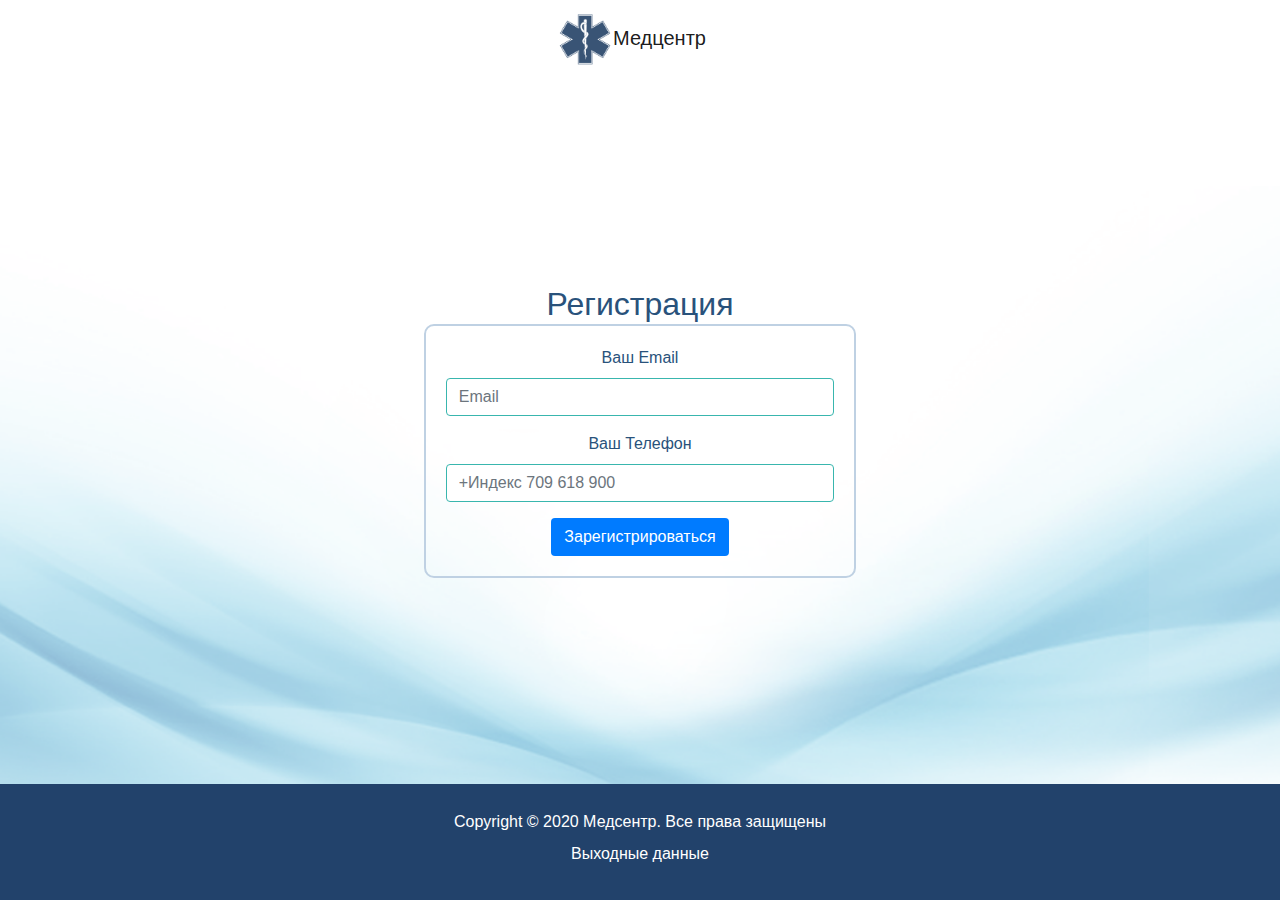
<file: template/registration.html>
<!DOCTYPE html>
<html lang="en">
  <head>
    <meta charset="UTF-8" />
    <meta name="viewport" content="width=device-width, initial-scale=1.0" />
    <meta name="viewport" content="width=device-width, initial-scale=1" />
    <title>Document</title>
    <link
      rel="stylesheet"
      href="https://maxcdn.bootstrapcdn.com/bootstrap/4.0.0/css/bootstrap.min.css"
      integrity="sha384-Gn5384xqQ1aoWXA+058RXPxPg6fy4IWvTNh0E263XmFcJlSAwiGgFAW/dAiS6JXm"
      crossorigin="anonymous"
    />
    <link
      href="https://fonts.googleapis.com/css2?family=Montserrat:wght@300;500;600&display=swap"
      rel="stylesheet"
    />
    <link rel="stylesheet" href="../assets/css/coremain.min.css" />
    <link rel="stylesheet" href="../assets/css/bootmain.min.css" />
    <link rel="stylesheet" href="../assets/css/daymain.min.css" />
    <link rel="stylesheet" href="../assets/css/style.css" />
  </head>
  <body>
    <header class="header">
      <div class="container">
        <nav
          class="navbar navbar-expand-lg navbar-light"
          style="justify-content: center;"
        >
          <a class="navbar-brand" href="#"
            ><img
              src="../assets/img/1200px-Star_of_life.svg.png"
              alt=""
              style="width: 55px; height: auto;"
            />Медцентр</a
          >
          <button
            class="navbar-toggler"
            type="button"
            data-toggle="collapse"
            data-target="#navbarSupportedContent"
            aria-controls="navbarSupportedContent"
            aria-expanded="false"
            aria-label="Toggle navigation"
          >
            <span class="navbar-toggler-icon"></span>
          </button>
        </nav>
      </div>
    </header>
    <div class="container site" style="text-align: center;">
      <div class="col-sm-10 col-md-8 col-lg-6 col-xl-5">
        <h2>Регистрация</h2>
        <form class="col-12 form-global">
          <div class="form-group">
            <label for="exampleInputEmail1">Ваш Email</label>
            <input
              type="email"
              class="form-control"
              id="exampleInputEmail1"
              aria-describedby="emailHelp"
              placeholder="Email"
            />
          </div>
          <div class="form-group">
            <label for="exampleInputPassword1">Ваш Телефон</label>
            <input
              type="tel"
              pattern="+[0-9]{2-3}-[0-9]{3}-[0-9]{3}"
              class="form-control"
              id="exampleInputPassword1"
              placeholder="+Индекс 709 618 900 "
            />
          </div>
          <a href="../index.html" type="submit" class="primary btn-primary">
            Зарегистрироваться
          </a>
        </form>
      </div>
    </div>
    <footer class="footer">
      <div class="container">
        <div class="footer-bottom">
          <span>Copyright © 2020 Медсентр. Все права защищены</span>
          <a href="#" class="nav-link">Выходные данные</a>
        </div>
      </div>
    </footer>
    <script
      src="https://code.jquery.com/jquery-3.2.1.slim.min.js"
      integrity="sha384-KJ3o2DKtIkvYIK3UENzmM7KCkRr/rE9/Qpg6aAZGJwFDMVNA/GpGFF93hXpG5KkN"
      crossorigin="anonymous"
    ></script>
    <script
      src="https://cdnjs.cloudflare.com/ajax/libs/popper.js/1.12.9/umd/popper.min.js"
      integrity="sha384-ApNbgh9B+Y1QKtv3Rn7W3mgPxhU9K/ScQsAP7hUibX39j7fakFPskvXusvfa0b4Q"
      crossorigin="anonymous"
    ></script>
    <script
      src="https://maxcdn.bootstrapcdn.com/bootstrap/4.0.0/js/bootstrap.min.js"
      integrity="sha384-JZR6Spejh4U02d8jOt6vLEHfe/JQGiRRSQQxSfFWpi1MquVdAyjUar5+76PVCmYl"
      crossorigin="anonymous"
    ></script>
    <script src="../assets/js/coremain.min.js"></script>
    <script src="../assets/js/bootmain.min.js"></script>
    <script src="../assets/js/daymain.min.js"></script>
    <script src="../assets/js/index.js"></script>
  </body>
</html>
</file>
<file: assets/css/style.css>
html body {
  margin: 0;
  padding: 0;
  width: 100%;
  display: flex;
  min-height: 100vh;
  flex-direction: column;
  background: url("/assets/img/bg.png") no-repeat;
  background-size: cover;
  color: #29527b;
}
a {
  text-decoration: none;
}
a:hover {
  text-decoration: none;
}
p {
  color: #666;
}
h1,
h2,
h3,
h4,
h5,
h6 {
  margin: 0;
  padding: 0;
}
.nav_items_link {
  color: #29527b;
  font-family: "Montserrat", sans-serif;
  font-weight: 600;
  font-size: 15px;
  transition: all 0.2s linear;
}
.nav_items_link:hover {
  color: #6ba2d9;
  text-decoration: none;
  font-family: "Montserrat", sans-serif;
}
.nav_items {
  padding: 15px 0;
}
.padd {
  padding-top: 25px;
}
.nav_icone {
  padding-bottom: 10px;
}
.ler {
  padding-bottom: 5px;
}

ul {
  list-style: none;
}
li {
  list-style-type: none;
}
/* Header */
.header {
  background: #ffffff;
}
.nav-link:active {
  font-weight: 700;
}
.nav-link:focus {
  font-weight: 700;
}
.img-logo {
  width: 100%;
}
.account {
  display: flex;
  align-items: center;
}
.user_profile{
  text-align: center;
}
.dropdown-item{
  align-items: center;
    font-size: 14px;
    color: #494c57;
}
.ico{
  margin-right: 10px;
  font-size: 18px;
}

.user_img{
  margin-bottom: 15px;
}
.users_img{
  width: 80px;
  height: 80px;
  border-radius: 50%;
}
span.nav-link {
  background: #ffb116;
  border-radius: 50%;
  margin-right: 10px;
}
/* Content */
.content {
  background: #bcd3ec;
}
.respublic__blog {
  display: flex;
  padding-top: 5%;
  padding-bottom: 5%;
}
.content__text__title {
  font-family: "Montserrat", sans-serif;
  font-style: normal;
  font-weight: 600;
  font-size: 16px;
  line-height: 15px;
  color: #295079;
  padding-left: 20px;
  padding-top: 10px;
}
.content__text__poragrohp {
  font-family: "Montserrat";
  font-style: normal;
  font-weight: 600;
  font-size: 12px;
  line-height: 18px;
  text-align: left;
  color: #295079;
  padding-left: 20px;
  padding-top: 20px;
  margin: 0;
}
.content__button__text {
  font-family: "Montserrat";
  font-style: normal;
  font-weight: 500;
  font-size: 14px;
  line-height: 14px;
  color: #ffffff;
  padding-top: 3px;
}
.content__button {
  background: #295079;
  border-radius: 4px;
  width: 70px;
  height: 20px;
  text-align: center;
  margin-top: 10px;
  margin-left: 20px;
}
.link__clinik:hover {
  text-decoration: none;
}
.hx {
  font-family: "Montserrat";
  font-weight: 600;
  color: #295079;
}
.come {
  position: absolute;
  top: 120%;
  left: -70px;
}
.fc-today-button {
  display: none;
}

/* Footer */
.footer {
  background: #22426b;
  padding: 1.625rem 0;
}

.footer-top {
  display: flex;
  justify-content: center;
}

.footer-bottom {
  display: flex;
  flex-direction: column;
  text-align: center;
  color: #ffffff;
}
.footer-bottom > a.nav-link {
  color: #ffffff;
}
nav > a.nav-link {
  color: #ffffff;
}
/* Footer  block */
.inner {
  color: #2a527a;
}
.inner-heading {
  padding: 5rem;
  text-align: center;
  background-color: #22426b;
  background: url(../../assets/img/about.jpg) no-repeat;
  background-size: cover;
  background-position: center;
}
.inner-heading > h1 {
  color: #ffffff;
}
h1.inner-title {
  font-size: 44px;
}
.inner-content > ul > li {
  margin-top: 1rem;
}
.inner-content > h4 {
  color: #b22222;
}

.inner-content {
  margin: 2rem;
  padding: 1.5rem;
}
/* Forms */
.primary {
  font-weight: 400;
  text-align: center;
  white-space: nowrap;
  vertical-align: middle;
  -webkit-user-select: none;
  -moz-user-select: none;
  -ms-user-select: none;
  user-select: none;
  border: 1px solid transparent;
  padding: 0.375rem 0.75rem;
  font-size: 1rem;
  line-height: 1.5;
  border-radius: 0.25rem;
  transition: color 0.15s ease-in-out, background-color 0.15s ease-in-out,
    border-color 0.15s ease-in-out, box-shadow 0.15s ease-in-out;
}

.btn {
  background: #22426b;
  color: #ffffff;
}
.auth {
  width: 50%;
  margin-bottom: 1rem;
}
.registration {
  display: flex;
  justify-content: center;
  text-align: center;
}
.site {
  flex: 1;
  display: flex;
  justify-content: center;
  align-items: center;
  margin: 2rem auto;
}
.form-global {
  border-radius: 10px;
  border: 2px solid #bfd1e3;
  padding: 20px;
}
.form-control {
  border: 1px solid #39b6ae;
}
.input-field {
  margin-bottom: 1rem;
}
.appointment {
  text-align: center;
}
/* Chat */

.chat {
  padding: 20px 40px;
  background: #ffffff;
  border-radius: 10px;
}
.chat_header {
  display: flex;
  align-items: center;
}
.chat_list {
  display: flex;
  margin-left: auto;
}
.chat_header_link {
  margin-left: 10px;
}
.chat_header_link:first-child {
  margin-left: 0;
}
.chat_user_name {
  margin-left: 10px;
}

.chat_body {
  overflow: auto;
  max-height: 400px;
  background: url("../img/chat.png");
  border-radius: 10px;
  padding: 10px;
  margin: 0;
  overflow-y: hidden;
}
.chat_body:hover {
  overflow-y: auto;
  overflow-x: hidden;
}
::-webkit-scrollbar {
  -webkit-appearance: none;
}
::-webkit-scrollbar {
  width: 10px;
  height: 3px;
}
::-webkit-scrollbar-track-piece {
  background-color: #ffffff;
}
::-webkit-scrollbar-thumb {
  height: 50px;
  background-color: #ccc;
  border-radius: 3px;
}
::-webkit-scrollbar-corner {
  background-color: #999;
}
::-webkit-resizer {
  background-color: #666;
}
.chat__img {
  width: 40px;
  height: 40px;
  border-radius: 50%;
}
.message {
  width: 100%;
  display: flex;
  flex-wrap: wrap;
  align-items: center;
}
.message--user-1 + .message--user-2,
.message--user-2 + .message--user-1 {
  margin-top: 1em;
}
.message--user-1 + .message--user-1,
.message--user-2 + .message--user-2 {
  margin-top: 0.5em;
}
.message__author-pic {
  margin: 0 10px 0 0;
}

.message__text {
  padding: 10px;
  border-radius: 10px;
  border: 1px solid #e5e0dd;
  background-color: #ffffff;
  max-width: 70%;
}

.message--user-2 {
  justify-content: flex-end;
}
.message--user-2 .message__time {
  text-align: right;
  margin: 0 50px 5px 0;
}
.message--user-2 .message__author-pic {
  order: 1;
  margin: 0 0 0 10px;
}
.message--user-2 .message__text {
  background-color: #edf9fb;
}
.form-chat {
  border: none;
}

.submit_list {
  display: flex;
}
.chat_link {
  margin-left: 10px;
}
.chat_link:first-child {
  margin-left: 0;
}

.chat_submit {
  display: flex;
  background: #ffffff;
  padding: 10px 20px;
  border-radius: 10px;
  align-items: center;
}
  font-family: Montserrat;
  font-style: normal;
  font-weight: 500;
  font-size: 14px;
  line-height: 17px;
  color: #295079;
  width: 450px;
}
.news__title {
  font-family: Montserrat;
  font-style: normal;
  font-weight: 500;
  font-size: 20px;
  line-height: 24px;
  color: #295079;
  padding-top: 5%;
  padding-bottom: 3%;
}
.ggg {
  width: 300px;
}

  @media
  screen
  and
  (min-width: 320px) {
  .footer-top {
    text-align: center;
    flex-direction: column;
  }
}
@media screen and (min-width: 568px) {
  .footer-top {
    flex-direction: row;
  }
}
@media screen and (min-width: 992px) {
  span.nav-link {
    margin: 0 10px;
  }
}

@media screen and (max-width: 550px) {
  .respublic__blog {
    flex-direction: column;
  }
  .col {
    text-align: center;
  }
  .content__text__poragrohp {
    text-align: center;
  }
  .jh {
    width: 400px;
    padding: 0;
    margin: 0;
  }
}
@media screen and (max-width: 420px) {
  .jh {
    width: 300px;
    padding: 0;
    margin: 0;
  }
}
@media screen and (max-width: 300px) {
  .jh {
    width: 250px;
    padding: 0;
    margin: 0;
  }
}
@media screen and (max-width: 770px) {
  .two {
    padding-top: 5%;
    padding-bottom: 5%;
  }
}
</file>
<file: assets/css/coremain.min.css>
@charset "UTF-8";
.fc-button:not(:disabled),
.fc-event.fc-draggable,
.fc-event[href],
.fc-popover .fc-header .fc-close,
a.fc-more,
a[data-goto] {
  cursor: pointer;
}
.fc-bg,
.fc-row .fc-bgevent-skeleton,
.fc-row .fc-highlight-skeleton {
  bottom: 0;
}
.fc {
  direction: ltr;
  text-align: left;
}
.fc-rtl {
  text-align: right;
}
body .fc {
  font-size: 1em;
}
.fc-highlight {
  background: #bce8f1;
  opacity: 0.3;
}
.fc-bgevent {
  background: #8fdf82;
  opacity: 0.3;
}
.fc-nonbusiness {
  background: #d7d7d7;
}
.fc-popover {
  position: absolute;
  box-shadow: 0 2px 6px rgba(0, 0, 0, 0.15);
}
.fc-popover .fc-header {
  display: flex;
  flex-direction: row;
  justify-content: space-between;
  align-items: center;
  padding: 2px 4px;
}
.fc-rtl .fc-popover .fc-header {
  flex-direction: row-reverse;
}
.fc-popover .fc-header .fc-title {
  margin: 0 2px;
}
.fc-popover .fc-header .fc-close {
  opacity: 0.65;
  font-size: 1.1em;
}
.fc-divider {
  border-style: solid;
  border-width: 1px;
}
hr.fc-divider {
  height: 0;
  margin: 0;
  padding: 0 0 2px;
  border-width: 1px 0;
}
.fc-bg table,
.fc-row .fc-bgevent-skeleton table,
.fc-row .fc-highlight-skeleton table {
  height: 100%;
}
.fc-bg,
.fc-bgevent-skeleton,
.fc-highlight-skeleton,
.fc-mirror-skeleton {
  position: absolute;
  top: 0;
  left: 0;
  right: 0;
}
.fc table {
  width: 100%;
  box-sizing: border-box;
  table-layout: fixed;
  border-collapse: collapse;
  border-spacing: 0;
  font-size: 1em;
}
.fc th {
  text-align: center;
}
.fc td,
.fc th {
  border-style: solid;
  border-width: 1px;
  padding: 0;
  vertical-align: top;
}
.fc td.fc-today {
  border-style: double;
}
a[data-goto]:hover {
  text-decoration: underline;
}
.fc .fc-row {
  border-style: solid;
  border-width: 0;
}
.fc-row table {
  border-left: 0 hidden transparent;
  border-right: 0 hidden transparent;
  border-bottom: 0 hidden transparent;
}
.fc-row:first-child table {
  border-top: 0 hidden transparent;
}
.fc-row {
  position: relative;
}
.fc-row .fc-bg {
  z-index: 1;
}
.fc-row .fc-bgevent-skeleton td,
.fc-row .fc-highlight-skeleton td {
  border-color: transparent;
}
.fc-row .fc-bgevent-skeleton {
  z-index: 2;
}
.fc-row .fc-highlight-skeleton {
  z-index: 3;
}
.fc-row .fc-content-skeleton {
  position: relative;
  z-index: 4;
  padding-bottom: 2px;
}
.fc-row .fc-mirror-skeleton {
  z-index: 5;
}
.fc .fc-row .fc-content-skeleton table,
.fc .fc-row .fc-content-skeleton td,
.fc .fc-row .fc-mirror-skeleton td {
  background: 0 0;
  border-color: transparent;
}
.fc-row .fc-content-skeleton td,
.fc-row .fc-mirror-skeleton td {
  border-bottom: 0;
}
.fc-row .fc-content-skeleton tbody td,
.fc-row .fc-mirror-skeleton tbody td {
  border-top: 0;
}
.fc-scroller {
  -webkit-overflow-scrolling: touch;
}
.fc-scroller > .fc-day-grid,
.fc-scroller > .fc-time-grid {
  position: relative;
  width: 100%;
}
.fc-event {
  position: relative;
  display: block;
  font-size: 0.85em;
  line-height: 1.4;
  border-radius: 3px;
  border: 1px solid #3788d8;
}
.fc-event,
.fc-event-dot {
  background-color: #3788d8;
}
.fc-event,
.fc-event:hover {
  color: #fff;
  text-decoration: none;
}
.fc-not-allowed,
.fc-not-allowed .fc-event {
  cursor: not-allowed;
}
.fc-event .fc-content {
  position: relative;
  z-index: 2;
}
.fc-event .fc-resizer {
  position: absolute;
  z-index: 4;
  display: none;
}
.fc-event.fc-allow-mouse-resize .fc-resizer,
.fc-event.fc-selected .fc-resizer {
  display: block;
}
.fc-event.fc-selected .fc-resizer:before {
  content: "";
  position: absolute;
  z-index: 9999;
  top: 50%;
  left: 50%;
  width: 40px;
  height: 40px;
  margin-left: -20px;
  margin-top: -20px;
}
.fc-event.fc-selected {
  z-index: 9999 !important;
  box-shadow: 0 2px 5px rgba(0, 0, 0, 0.2);
}
.fc-event.fc-selected:after {
  content: "";
  position: absolute;
  z-index: 1;
  top: -1px;
  right: -1px;
  bottom: -1px;
  left: -1px;
  background: #000;
  opacity: 0.25;
}
.fc-event.fc-dragging.fc-selected {
  box-shadow: 0 2px 7px rgba(0, 0, 0, 0.3);
}
.fc-event.fc-dragging:not(.fc-selected) {
  opacity: 0.75;
}
.fc-h-event.fc-selected:before {
  content: "";
  position: absolute;
  z-index: 3;
  top: -10px;
  bottom: -10px;
  left: 0;
  right: 0;
}
.fc-ltr .fc-h-event.fc-not-start,
.fc-rtl .fc-h-event.fc-not-end {
  margin-left: 0;
  border-left-width: 0;
  padding-left: 1px;
  border-top-left-radius: 0;
  border-bottom-left-radius: 0;
}
.fc-ltr .fc-h-event.fc-not-end,
.fc-rtl .fc-h-event.fc-not-start {
  margin-right: 0;
  border-right-width: 0;
  padding-right: 1px;
  border-top-right-radius: 0;
  border-bottom-right-radius: 0;
}
.fc-ltr .fc-h-event .fc-start-resizer,
.fc-rtl .fc-h-event .fc-end-resizer {
  cursor: w-resize;
  left: -1px;
}
.fc-ltr .fc-h-event .fc-end-resizer,
.fc-rtl .fc-h-event .fc-start-resizer {
  cursor: e-resize;
  right: -1px;
}
.fc-h-event.fc-allow-mouse-resize .fc-resizer {
  width: 7px;
  top: -1px;
  bottom: -1px;
}
.fc-h-event.fc-selected .fc-resizer {
  border-radius: 4px;
  border-width: 1px;
  width: 6px;
  height: 6px;
  border-style: solid;
  border-color: inherit;
  background: #fff;
  top: 50%;
  margin-top: -4px;
}
.fc-ltr .fc-h-event.fc-selected .fc-start-resizer,
.fc-rtl .fc-h-event.fc-selected .fc-end-resizer {
  margin-left: -4px;
}
.fc-ltr .fc-h-event.fc-selected .fc-end-resizer,
.fc-rtl .fc-h-event.fc-selected .fc-start-resizer {
  margin-right: -4px;
}
.fc-day-grid-event {
  margin: 1px 2px 0;
  padding: 0 1px;
}
tr:first-child > td > .fc-day-grid-event {
  margin-top: 2px;
}
.fc-mirror-skeleton tr:first-child > td > .fc-day-grid-event {
  margin-top: 0;
}
.fc-day-grid-event .fc-content {
  white-space: nowrap;
  overflow: hidden;
}
.fc-day-grid-event .fc-time {
  font-weight: 700;
}
.fc-ltr .fc-day-grid-event.fc-allow-mouse-resize .fc-start-resizer,
.fc-rtl .fc-day-grid-event.fc-allow-mouse-resize .fc-end-resizer {
  margin-left: -2px;
}
.fc-ltr .fc-day-grid-event.fc-allow-mouse-resize .fc-end-resizer,
.fc-rtl .fc-day-grid-event.fc-allow-mouse-resize .fc-start-resizer {
  margin-right: -2px;
}
a.fc-more {
  margin: 1px 3px;
  font-size: 0.85em;
  text-decoration: none;
}
a.fc-more:hover {
  text-decoration: underline;
}
.fc-limited {
  display: none;
}
.fc-button,
.fc-icon {
  display: inline-block;
  font-weight: 400;
  text-align: center;
}
.fc-day-grid .fc-row {
  z-index: 1;
}
.fc-more-popover {
  z-index: 2;
  width: 220px;
}
.fc-more-popover .fc-event-container {
  padding: 10px;
}
.fc-now-indicator {
  position: absolute;
  border: 0 solid red;
}
.fc-unselectable {
  -webkit-user-select: none;
  -khtml-user-select: none;
  -moz-user-select: none;
  -ms-user-select: none;
  user-select: none;
  -webkit-touch-callout: none;
  -webkit-tap-highlight-color: transparent;
}
.fc-unthemed .fc-content,
.fc-unthemed .fc-divider,
.fc-unthemed .fc-list-heading td,
.fc-unthemed .fc-list-view,
.fc-unthemed .fc-popover,
.fc-unthemed .fc-row,
.fc-unthemed tbody,
.fc-unthemed td,
.fc-unthemed th,
.fc-unthemed thead {
  border-color: #ddd;
}
.fc-unthemed .fc-popover {
  background-color: #fff;
}
.fc-unthemed .fc-divider,
.fc-unthemed .fc-list-heading td,
.fc-unthemed .fc-popover .fc-header {
  background: #eee;
}
.fc-unthemed td.fc-today {
  background: #fcf8e3;
}
.fc-unthemed .fc-disabled-day {
  background: #d7d7d7;
  opacity: 0.3;
}
@font-face {
  font-family: fcicons;
  src: url("[data-uri]")
    format("truetype");
  font-weight: 400;
  font-style: normal;
}
.fc-icon {
  font-family: fcicons !important;
  speak: none;
  font-style: normal;
  font-variant: normal;
  text-transform: none;
  line-height: 1;
  -webkit-font-smoothing: antialiased;
  -moz-osx-font-smoothing: grayscale;
  width: 1em;
  height: 1em;
}
.fc-icon-chevron-left:before {
  content: "";
}
.fc-icon-chevron-right:before {
  content: "";
}
.fc-icon-chevrons-left:before {
  content: "";
}
.fc-icon-chevrons-right:before {
  content: "";
}
.fc-icon-minus-square:before {
  content: "";
}
.fc-icon-plus-square:before {
  content: "";
}
.fc-icon-x:before {
  content: "";
}
.fc-button {
  overflow: visible;
  text-transform: none;
  margin: 0;
  font-family: inherit;
}
.fc-button::-moz-focus-inner {
  padding: 0;
  border-style: none;
}
.fc-button {
  -webkit-appearance: button;
  color: #212529;
  vertical-align: middle;
  -webkit-user-select: none;
  -moz-user-select: none;
  -ms-user-select: none;
  user-select: none;
  background-color: transparent;
  border: 1px solid transparent;
  padding: 0.4em 0.65em;
  font-size: 1em;
  line-height: 1.5;
  border-radius: 0.25em;
}
.fc-button:hover {
  color: #212529;
  text-decoration: none;
}
.fc-button:focus {
  outline: 0;
  -webkit-box-shadow: 0 0 0 0.2rem rgba(44, 62, 80, 0.25);
  box-shadow: 0 0 0 0.2rem rgba(44, 62, 80, 0.25);
}
.fc-button:disabled {
  opacity: 0.65;
}
.fc-button-primary {
  color: #fff;
  background-color: #2c3e50;
  border-color: #2c3e50;
}
.fc-button-primary:hover {
  color: #fff;
  background-color: #1e2b37;
  border-color: #1a252f;
}
.fc-button-primary:focus {
  -webkit-box-shadow: 0 0 0 0.2rem rgba(76, 91, 106, 0.5);
  box-shadow: 0 0 0 0.2rem rgba(76, 91, 106, 0.5);
}
.fc-button-primary:disabled {
  color: #fff;
  background-color: #2c3e50;
  border-color: #2c3e50;
}
.fc-button-primary:not(:disabled).fc-button-active,
.fc-button-primary:not(:disabled):active {
  color: #fff;
  background-color: #1a252f;
  border-color: #151e27;
}
.fc-button-primary:not(:disabled).fc-button-active:focus,
.fc-button-primary:not(:disabled):active:focus {
  -webkit-box-shadow: 0 0 0 0.2rem rgba(76, 91, 106, 0.5);
  box-shadow: 0 0 0 0.2rem rgba(76, 91, 106, 0.5);
}
.fc-button .fc-icon {
  vertical-align: middle;
  font-size: 1.5em;
}
.fc-button-group {
  position: relative;
  display: -webkit-inline-box;
  display: -ms-inline-flexbox;
  display: inline-flex;
  vertical-align: middle;
}
.fc-button-group > .fc-button {
  position: relative;
  -webkit-box-flex: 1;
  -ms-flex: 1 1 auto;
  flex: 1 1 auto;
}
.fc-button-group > .fc-button.fc-button-active,
.fc-button-group > .fc-button:active,
.fc-button-group > .fc-button:focus,
.fc-button-group > .fc-button:hover {
  z-index: 1;
}
.fc-button-group > .fc-button:not(:first-child) {
  margin-left: -1px;
  border-top-left-radius: 0;
  border-bottom-left-radius: 0;
}
.fc-button-group > .fc-button:not(:last-child) {
  border-top-right-radius: 0;
  border-bottom-right-radius: 0;
}
.fc-unthemed .fc-popover {
  border-width: 1px;
  border-style: solid;
}
.fc-unthemed .fc-list-item:hover td {
  background-color: #f5f5f5;
}
.fc-toolbar {
  display: flex;
  justify-content: space-between;
  align-items: center;
}
.fc-toolbar.fc-header-toolbar {
  margin-bottom: 1.5em;
}
.fc-toolbar.fc-footer-toolbar {
  margin-top: 1.5em;
}
.fc-toolbar > * > :not(:first-child) {
  margin-left: 0.75em;
}
.fc-toolbar h2 {
  font-size: 1.75em;
  margin: 0;
}
.fc-view-container {
  position: relative;
}
.fc-view-container *,
.fc-view-container :after,
.fc-view-container :before {
  -webkit-box-sizing: content-box;
  -moz-box-sizing: content-box;
  box-sizing: content-box;
}
.fc-view,
.fc-view > table {
  position: relative;
  z-index: 1;
}
@media print {
  .fc-bg,
  .fc-bgevent-container,
  .fc-bgevent-skeleton,
  .fc-business-container,
  .fc-event .fc-resizer,
  .fc-highlight-container,
  .fc-highlight-skeleton,
  .fc-mirror-container,
  .fc-mirror-skeleton {
    display: none;
  }
  .fc tbody .fc-row,
  .fc-time-grid {
    min-height: 0 !important;
  }
  .fc-time-grid .fc-event.fc-not-end:after,
  .fc-time-grid .fc-event.fc-not-start:before {
    content: "...";
  }
  .fc {
    max-width: 100% !important;
  }
  .fc-event {
    background: #fff !important;
    color: #000 !important;
    page-break-inside: avoid;
  }
  .fc hr,
  .fc tbody,
  .fc td,
  .fc th,
  .fc thead,
  .fc-row {
    border-color: #ccc !important;
    background: #fff !important;
  }
  .fc tbody .fc-row {
    height: auto !important;
  }
  .fc tbody .fc-row .fc-content-skeleton {
    position: static;
    padding-bottom: 0 !important;
  }
  .fc tbody .fc-row .fc-content-skeleton tbody tr:last-child td {
    padding-bottom: 1em;
  }
  .fc tbody .fc-row .fc-content-skeleton table {
    height: 1em;
  }
  .fc-more,
  .fc-more-cell {
    display: none !important;
  }
  .fc tr.fc-limited {
    display: table-row !important;
  }
  .fc td.fc-limited {
    display: table-cell !important;
  }
  .fc-popover,
  .fc-timeGrid-view .fc-axis {
    display: none;
  }
  .fc-slats,
  .fc-time-grid hr {
    display: none !important;
  }
  .fc button,
  .fc-button-group,
  .fc-time-grid .fc-event .fc-time span {
    display: none;
  }
  .fc-time-grid .fc-content-skeleton {
    position: static;
  }
  .fc-time-grid .fc-content-skeleton table {
    height: 4em;
  }
  .fc-time-grid .fc-event-container {
    margin: 0 !important;
  }
  .fc-time-grid .fc-event {
    position: static !important;
    margin: 3px 2px !important;
  }
  .fc-time-grid .fc-event.fc-not-end {
    border-bottom-width: 1px !important;
  }
  .fc-time-grid .fc-event.fc-not-start {
    border-top-width: 1px !important;
  }
  .fc-time-grid .fc-event .fc-time {
    white-space: normal !important;
  }
  .fc-time-grid .fc-event .fc-time:after {
    content: attr(data-full);
  }
  .fc-day-grid-container,
  .fc-scroller,
  .fc-time-grid-container {
    overflow: visible !important;
    height: auto !important;
  }
  .fc-row {
    border: 0 !important;
    margin: 0 !important;
  }
}
</file>
<file: assets/css/bootmain.min.css>
.fc.fc-bootstrap a {
  text-decoration: none;
}
.fc.fc-bootstrap a[data-goto]:hover {
  text-decoration: underline;
}
.fc-bootstrap hr.fc-divider {
  border-color: inherit;
}
.fc-bootstrap .fc-today.alert {
  border-radius: 0;
}
.fc-bootstrap a.fc-event:not([href]):not([tabindex]) {
  color: #fff;
}
.fc-bootstrap .fc-popover.card {
  position: absolute;
}
.fc-bootstrap .fc-popover .card-body {
  padding: 0;
}
.fc-bootstrap .fc-time-grid .fc-slats table {
  background: 0 0;
}
</file>
<file: assets/css/daymain.min.css>
.fc-dayGridDay-view .fc-content-skeleton,
.fc-dayGridWeek-view .fc-content-skeleton {
  padding-bottom: 1em;
}
.fc-dayGrid-view .fc-body .fc-row {
  min-height: 4em;
}
.fc-row.fc-rigid {
  overflow: hidden;
}
.fc-row.fc-rigid .fc-content-skeleton {
  position: absolute;
  top: 0;
  left: 0;
  right: 0;
}
.fc-day-top.fc-other-month {
  opacity: 0.3;
}
.fc-dayGrid-view .fc-day-number,
.fc-dayGrid-view .fc-week-number {
  padding: 2px;
}
.fc-dayGrid-view th.fc-day-number,
.fc-dayGrid-view th.fc-week-number {
  padding: 0 2px;
}
.fc-ltr .fc-dayGrid-view .fc-day-top .fc-day-number {
  float: right;
}
.fc-rtl .fc-dayGrid-view .fc-day-top .fc-day-number {
  float: left;
}
.fc-ltr .fc-dayGrid-view .fc-day-top .fc-week-number {
  float: left;
  border-radius: 0 0 3px;
}
.fc-rtl .fc-dayGrid-view .fc-day-top .fc-week-number {
  float: right;
  border-radius: 0 0 0 3px;
}
.fc-dayGrid-view .fc-day-top .fc-week-number {
  min-width: 1.5em;
  text-align: center;
  background-color: #f2f2f2;
  color: grey;
}
.fc-dayGrid-view td.fc-week-number {
  text-align: center;
}
.fc-dayGrid-view td.fc-week-number > * {
  display: inline-block;
  min-width: 1.25em;
}
</file>
